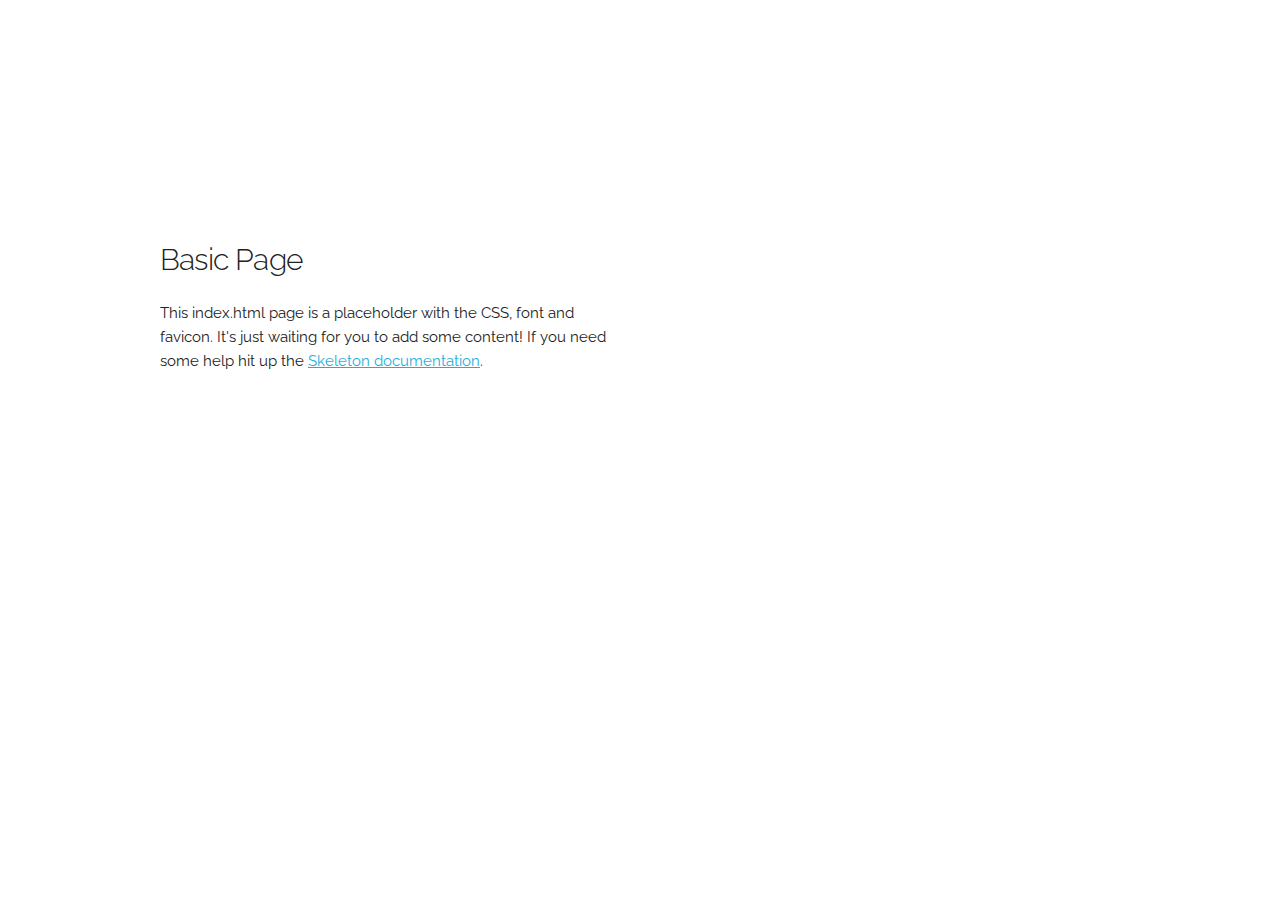
<file: assets/plugins/Skeleton-2.0.4/index.html>
<!DOCTYPE html>
<html lang="en">
<head>

  <!-- Basic Page Needs
  –––––––––––––––––––––––––––––––––––––––––––––––––– -->
  <meta charset="utf-8">
  <title>Your page title here :)</title>
  <meta name="description" content="">
  <meta name="author" content="">

  <!-- Mobile Specific Metas
  –––––––––––––––––––––––––––––––––––––––––––––––––– -->
  <meta name="viewport" content="width=device-width, initial-scale=1">

  <!-- FONT
  –––––––––––––––––––––––––––––––––––––––––––––––––– -->
  <link href="//fonts.googleapis.com/css?family=Raleway:400,300,600" rel="stylesheet" type="text/css">

  <!-- CSS
  –––––––––––––––––––––––––––––––––––––––––––––––––– -->
  <link rel="stylesheet" href="css/normalize.css">
  <link rel="stylesheet" href="css/skeleton.css">

  <!-- Favicon
  –––––––––––––––––––––––––––––––––––––––––––––––––– -->
  <link rel="icon" type="image/png" href="images/favicon.png">

</head>
<body>

  <!-- Primary Page Layout
  –––––––––––––––––––––––––––––––––––––––––––––––––– -->
  <div class="container">
    <div class="row">
      <div class="one-half column" style="margin-top: 25%">
        <h4>Basic Page</h4>
        <p>This index.html page is a placeholder with the CSS, font and favicon. It's just waiting for you to add some content! If you need some help hit up the <a href="http://www.getskeleton.com">Skeleton documentation</a>.</p>
      </div>
    </div>
  </div>

<!-- End Document
  –––––––––––––––––––––––––––––––––––––––––––––––––– -->
</body>
</html>
</file>
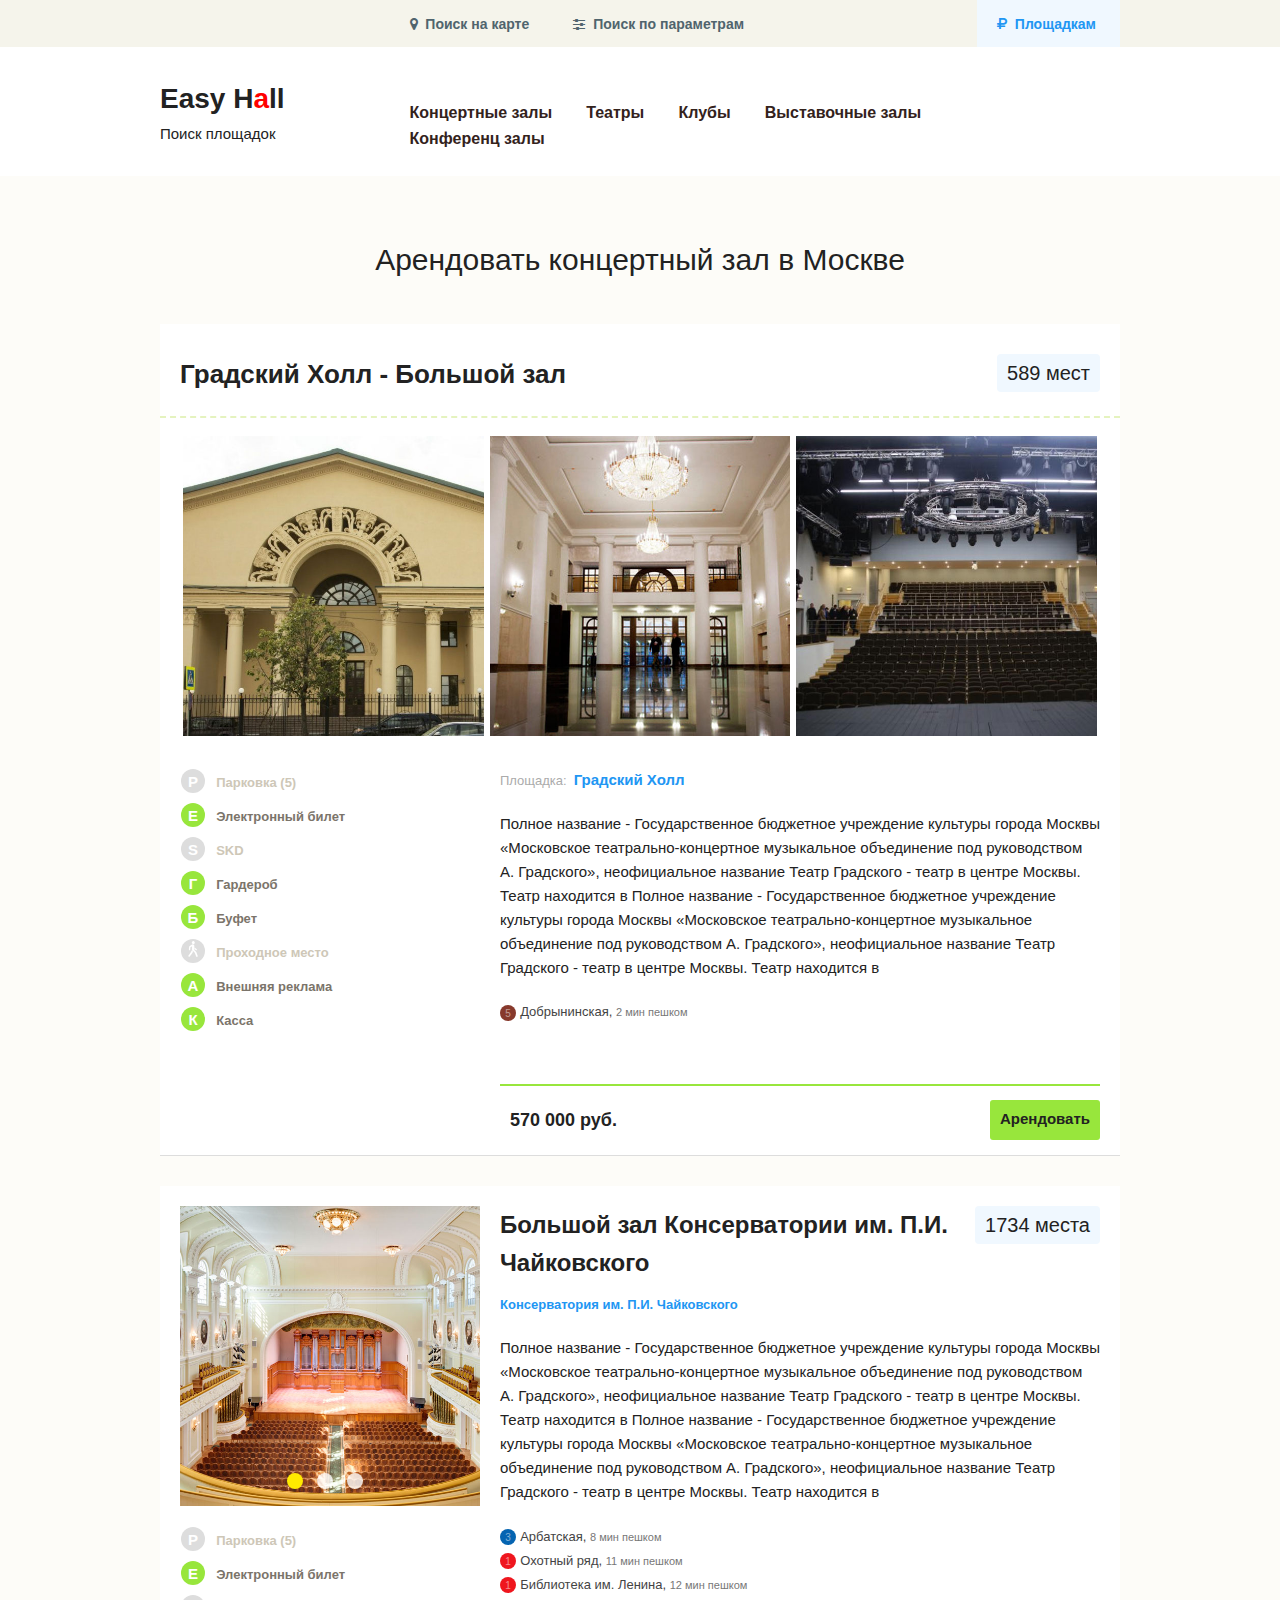
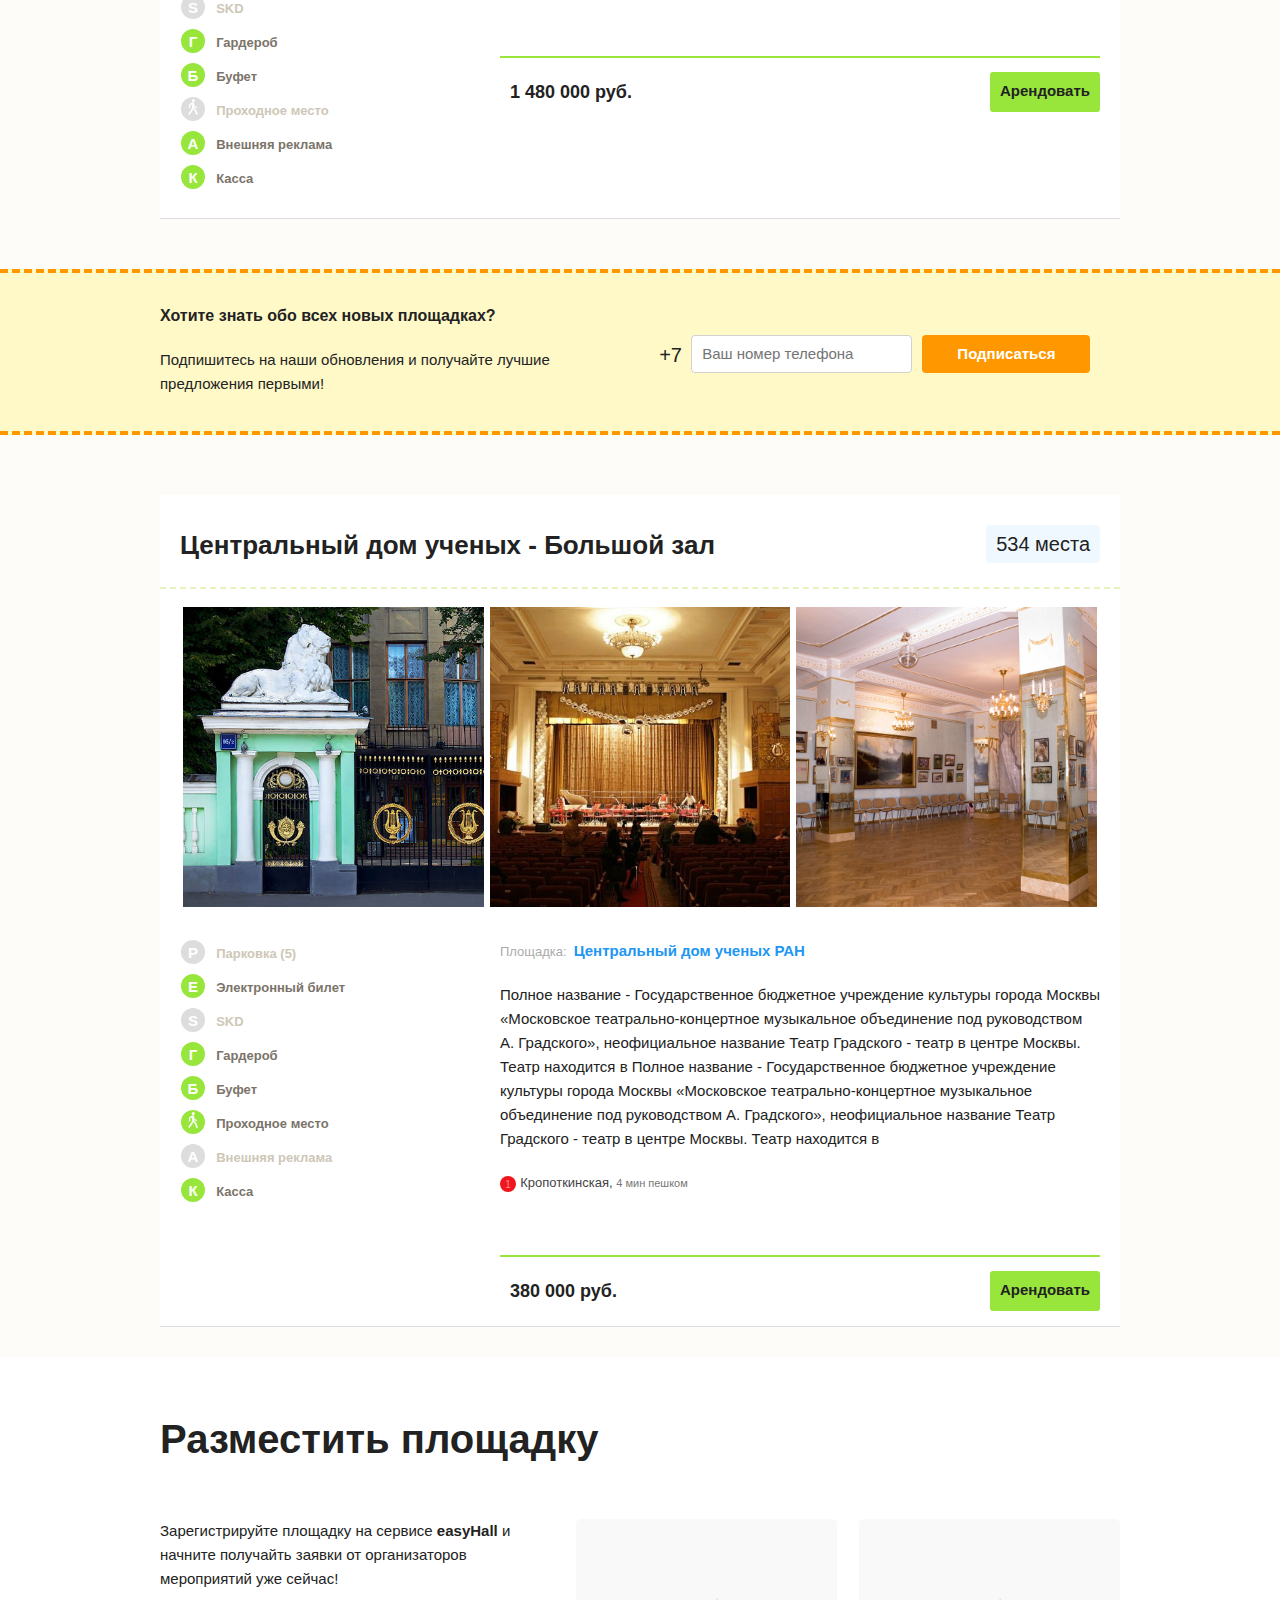
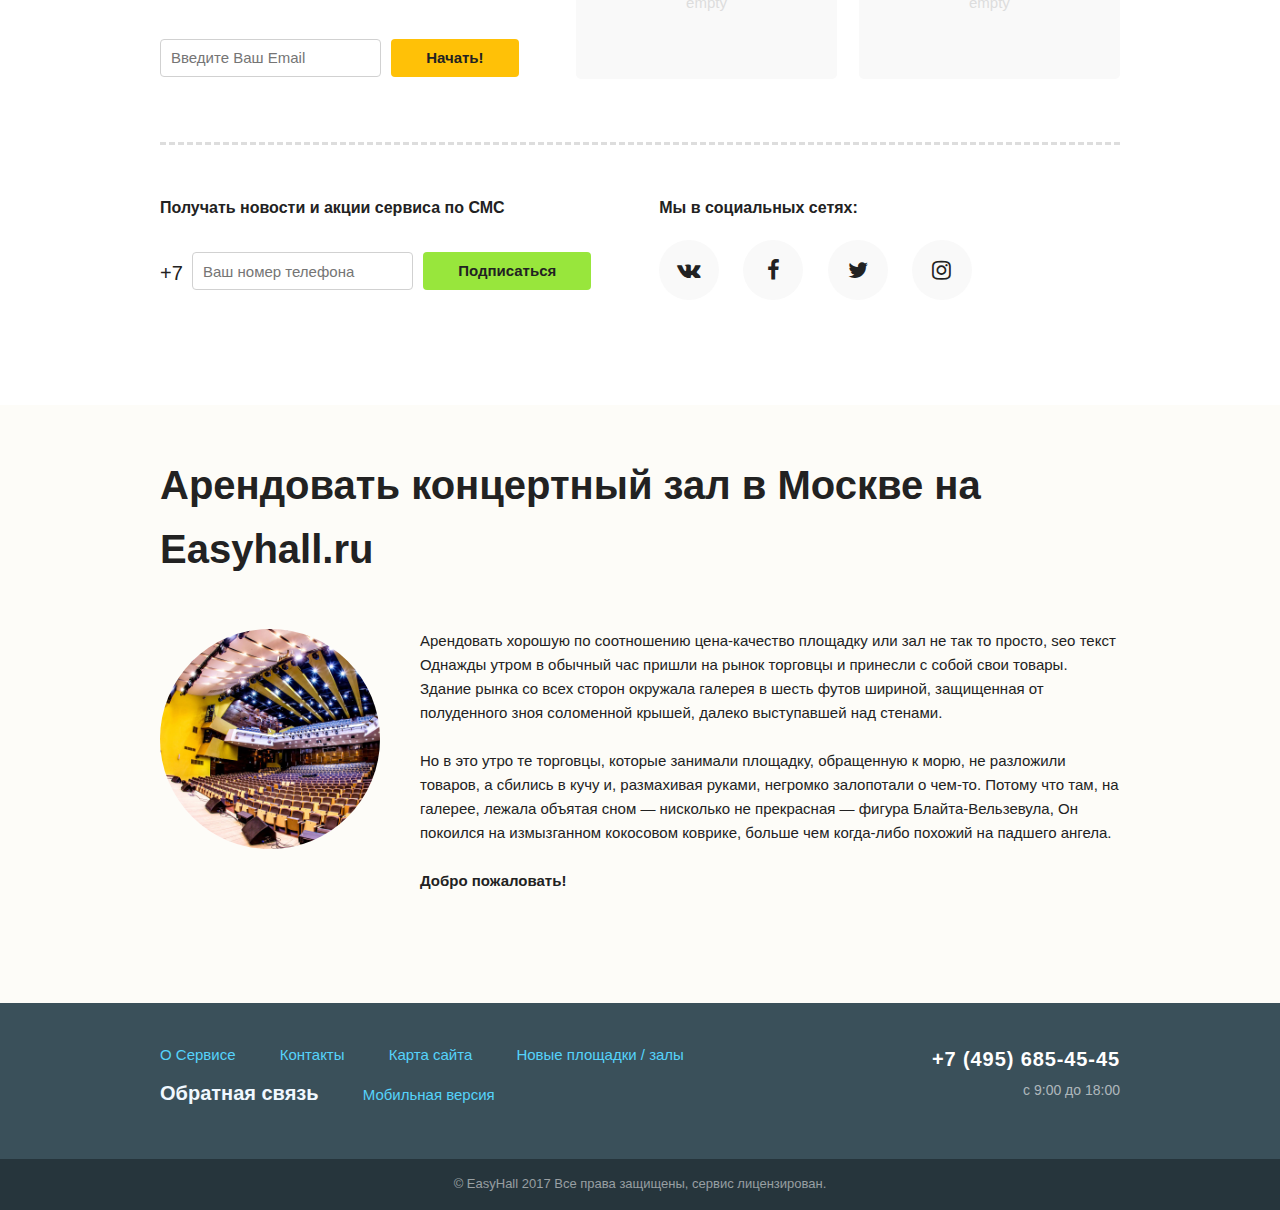
<file: category.html>
<!DOCTYPE html>
<html>
<head>
    <meta charset="UTF-8">
    <title>Easy Hall - Аренда площадки</title>

    <link href="assets/img/favicon_mb.png" rel="shortcut icon" type="image/i-icon">

    <link rel="stylesheet" href="assets/plugins/Skeleton-2.0.4/css/normalize.css"/>
    <link rel="stylesheet" href="assets/plugins/Skeleton-2.0.4/css/skeleton.css"/>

    <link rel="stylesheet" href="assets/plugins/font-awesome-4.7.0/css/font-awesome.min.css"/>

    <link rel="stylesheet" href="assets/css/style.css"/>
    <link rel="stylesheet" href="assets/css/responsive.css"/>

</head>
<body>


<div class="pre-header">

    <div class="pre-header-buttons container">
        <div class="three columns">&nbsp;</div>
        <div class="nine columns">
            <div class="dib pre-header-btn"><i class="fa fa-map-marker"></i>&nbsp;&nbsp;Поиск на карте</div>
            <div class="dib pre-header-btn"><i class="fa fa-sliders"></i>&nbsp;&nbsp;Поиск по параметрам</div>
            <div class="dib pre-header-btn pre-header-venues"><i class="fa fa-ruble"></i>&nbsp;&nbsp;Площадкам</div>
        </div>

    </div>
</div>

<div class="header">

    <div class="container">

        <div class="logo three columns">
            <div class="logo-main">Easy H<span style="color:red;">a</span>ll</div>
            <div class="logo-sub">Поиск площадок</div>
        </div>

        <div class="main-menu nine columns">

            <a href="#" class="menu-i">Концертные залы</a>
            <a href="#" class="menu-i">Театры</a>
            <a href="#" class="menu-i">Клубы</a>
            <a href="#" class="menu-i">Выставочные залы</a>
            <a href="#" class="menu-i">Конференц залы</a>

        </div>

    </div>

</div>


<div class="site-content">

    <div class="container">

        <div class="page-title">Арендовать концертный зал в Москве</div>

        <div class="row">


            <div class="twelve columns venue-box expanded">

                <div class="venue-title-expanded">Градский Холл - Большой зал</div>
                <div class="venue-places-expanded">589 мест</div>

                <div class="venue-devider"></div>

                <div class="venue-images-box">
                    <div class="venue-images-train">
                        <div class="venue-image"><img src="assets/img/venue-1.jpg" class=""/></div>
                        <div class="venue-image"><img src="assets/img/venue-2.jpg" class=""/></div>
                        <div class="venue-image"><img src="assets/img/venue-3.jpg" class=""/></div>
                    </div>
                    <div class="venue-images-dots">
                        <div class="venue-images-dot active"></div>
                        <div class="venue-images-dot"></div>
                        <div class="venue-images-dot"></div>
                    </div>

                </div>


                <div class="venue-tag-box">
                    <div class="venue-tag disabled" data-id="PARKING_5">
                        <div class="venue-tag-icon">P</div>
                        <div class="venue-tag-title">Парковка (5)</div>
                    </div>

                    <div class="venue-tag " data-id="PARKING_5">
                        <div class="venue-tag-icon">E</div>
                        <div class="venue-tag-title">Электронный билет</div>
                    </div>

                    <div class="venue-tag disabled" data-id="PARKING_5">
                        <div class="venue-tag-icon">S</div>
                        <div class="venue-tag-title">SKD</div>
                    </div>

                    <div class="venue-tag" data-id="PARKING_5">
                        <div class="venue-tag-icon">Г</div>
                        <div class="venue-tag-title">Гардероб</div>
                    </div>

                    <div class="venue-tag" data-id="PARKING_5">
                        <div class="venue-tag-icon">Б</div>
                        <div class="venue-tag-title">Буфет</div>
                    </div>

                    <div class="venue-tag disabled" data-id="PASSAGE_PLACE">
                        <div class="venue-tag-icon"><img src="assets/img/walk.png"></div>
                        <div class="venue-tag-title">Проходное место</div>
                    </div>

                    <div class="venue-tag" data-id="PARKING_5">
                        <div class="venue-tag-icon">А</div>
                        <div class="venue-tag-title">Внешняя реклама</div>
                    </div>

                    <div class="venue-tag" data-id="PARKING_5">
                        <div class="venue-tag-icon">К</div>
                        <div class="venue-tag-title">Касса</div>
                    </div>

                </div>

                <div class="venue-info">
                    <div class="venue-title">Градский Холл - Большой зал</div>
                    <span class="venue-prefix-expanded">Площадка:</span><a href="#" target="_blank" class="venue-venue">Градский Холл</a>
                    <div class="venue-description">
                        Полное название - Государственное бюджетное учреждение культуры города Москвы «Московское
                        театрально-концертное музыкальное объединение под руководством А. Градского», неофициальное
                        название Театр Градского - театр в центре Москвы. Театр находится в
                        Полное название - Государственное бюджетное учреждение культуры города Москвы «Московское
                        театрально-концертное музыкальное объединение под руководством А. Градского», неофициальное
                        название Театр Градского - театр в центре Москвы. Театр находится в
                    </div>
                    <div class="f-hall-metro-item">
                        <div class="f-hall-metro-circle" style="background-color: #87392c;">5</div>
                        <div class="f-hall-metro-station">Добрынинская, <span
                                class="f-hall-from-metro">2 мин пешком</span></div>
                    </div>
                    <div class="venue-places">589 мест</div>
                    <div class="f-hall-order">
                        <div class="f-hall-rent-price">570 000 руб.</div>
                        <div class="f-hall-order-cta">Арендовать</div>
                    </div>
                </div>



            </div>

            <div class="twelve columns venue-box">

                <div class="venue-title-expanded">Большой зал Консерватории им. П.И. Чайковского</div>
                <div class="venue-places-expanded">1734 места</div>

                <div class="venue-devider"></div>

                <div class="venue-images-box">
                    <div class="venue-images-train" style="width:900px;">
                        <div class="venue-image"><img src="assets/img/venue-4.jpg" class=""/></div>
                        <div class="venue-image"><img src="assets/img/venue-5.jpg" class=""/></div>
                        <div class="venue-image"><img src="assets/img/venue-6.jpg" class=""/></div>
                    </div>
                    <div class="venue-images-dots">
                        <div class="venue-images-dot active"></div>
                        <div class="venue-images-dot"></div>
                        <div class="venue-images-dot"></div>
                    </div>

                </div>


                <div class="venue-tag-box">
                    <div class="venue-tag disabled" data-id="PARKING_5">
                        <div class="venue-tag-icon">P</div>
                        <div class="venue-tag-title">Парковка (5)</div>
                    </div>

                    <div class="venue-tag " data-id="PARKING_5">
                        <div class="venue-tag-icon">E</div>
                        <div class="venue-tag-title">Электронный билет</div>
                    </div>

                    <div class="venue-tag disabled" data-id="PARKING_5">
                        <div class="venue-tag-icon">S</div>
                        <div class="venue-tag-title">SKD</div>
                    </div>

                    <div class="venue-tag" data-id="PARKING_5">
                        <div class="venue-tag-icon">Г</div>
                        <div class="venue-tag-title">Гардероб</div>
                    </div>

                    <div class="venue-tag" data-id="PARKING_5">
                        <div class="venue-tag-icon">Б</div>
                        <div class="venue-tag-title">Буфет</div>
                    </div>

                    <div class="venue-tag disabled" data-id="PASSAGE_PLACE">
                        <div class="venue-tag-icon"><img src="assets/img/walk.png"></div>
                        <div class="venue-tag-title">Проходное место</div>
                    </div>

                    <div class="venue-tag" data-id="PARKING_5">
                        <div class="venue-tag-icon">А</div>
                        <div class="venue-tag-title">Внешняя реклама</div>
                    </div>

                    <div class="venue-tag" data-id="PARKING_5">
                        <div class="venue-tag-icon">К</div>
                        <div class="venue-tag-title">Касса</div>
                    </div>

                </div>


                <div class="venue-info">
                    <div class="venue-title">Большой зал Консерватории им. П.И. Чайковского</div>
                    <span class="venue-prefix-expanded">Площадка:</span><a href="#" target="_blank" class="venue-venue">Консерватория им. П.И. Чайковского</a>
                    <div class="venue-description">
                        Полное название - Государственное бюджетное учреждение культуры города Москвы «Московское
                        театрально-концертное музыкальное объединение под руководством А. Градского», неофициальное
                        название Театр Градского - театр в центре Москвы. Театр находится в
                        Полное название - Государственное бюджетное учреждение культуры города Москвы «Московское
                        театрально-концертное музыкальное объединение под руководством А. Градского», неофициальное
                        название Театр Градского - театр в центре Москвы. Театр находится в
                    </div>
                    <div class="f-hall-metro-item">
                        <div class="f-hall-metro-circle" style="background-color: #0564b1;">3</div>
                        <div class="f-hall-metro-station">Арбатская, <span
                                class="f-hall-from-metro">8 мин пешком</span></div>
                    </div>
                    <div class="f-hall-metro-item">
                        <div class="f-hall-metro-circle" style="background-color: #ef161e;">1</div>
                        <div class="f-hall-metro-station">Охотный ряд, <span
                                class="f-hall-from-metro">11 мин пешком</span></div>
                    </div>
                    <div class="f-hall-metro-item">
                        <div class="f-hall-metro-circle" style="background-color: #ef161e;">1</div>
                        <div class="f-hall-metro-station">Библиотека им. Ленина, <span class="f-hall-from-metro">12 мин пешком</span>
                        </div>
                    </div>
                    <div class="venue-places">1734 места</div>
                    <div class="f-hall-order">
                        <div class="f-hall-rent-price">1 480 000 руб.</div>
                        <div class="f-hall-order-cta">Арендовать</div>
                    </div>
                </div>

            </div>
        </div>
    </div>

    <div class="row">

        <div class="subscription-promo-row-box">
            <div class="container">

                <div class="six columns">
                    <div class="fw600 subscription-title">Хотите знать обо всех новых площадках?</div>
                    <p>
                        Подпишитесь на наши обновления и получайте лучшие предложения первыми!
                    </p>
                </div>

                <div class="six columns">

                    <div class="subscription-block">
                        <span class="plus-7">+7</span>
                        <input type="tel" class="subscription-sms" placeholder="Ваш номер телефона"/>

                        <div class="subscription-sms-submit">Подписаться</div>
                    </div>
                </div>





            </div>
        </div>

    </div>

    <div class="container">
        <div class="row">

            <div class="twelve columns venue-box expanded">

                <div class="venue-title-expanded">Центральный дом ученых - Большой зал</div>
                <div class="venue-places-expanded">534 места</div>

                <div class="venue-devider"></div>

                <div class="venue-images-box">
                    <div class="venue-images-train">
                        <div class="venue-image"><img src="assets/img/venue-7.jpg" class=""/></div>
                        <div class="venue-image"><img src="assets/img/venue-8.jpg" class=""/></div>
                        <div class="venue-image"><img src="assets/img/venue-9.jpg" class=""/></div>
                    </div>
                    <div class="venue-images-dots">
                        <div class="venue-images-dot active"></div>
                        <div class="venue-images-dot"></div>
                        <div class="venue-images-dot"></div>
                    </div>

                </div>


                <div class="venue-tag-box">
                    <div class="venue-tag disabled" data-id="PARKING_5">
                        <div class="venue-tag-icon">P</div>
                        <div class="venue-tag-title">Парковка (5)</div>
                    </div>

                    <div class="venue-tag " data-id="PARKING_5">
                        <div class="venue-tag-icon">E</div>
                        <div class="venue-tag-title">Электронный билет</div>
                    </div>

                    <div class="venue-tag disabled" data-id="PARKING_5">
                        <div class="venue-tag-icon">S</div>
                        <div class="venue-tag-title">SKD</div>
                    </div>

                    <div class="venue-tag" data-id="PARKING_5">
                        <div class="venue-tag-icon">Г</div>
                        <div class="venue-tag-title">Гардероб</div>
                    </div>

                    <div class="venue-tag" data-id="PARKING_5">
                        <div class="venue-tag-icon">Б</div>
                        <div class="venue-tag-title">Буфет</div>
                    </div>

                    <div class="venue-tag" data-id="PASSAGE_PLACE">
                        <div class="venue-tag-icon"><img src="assets/img/walk.png"></div>
                        <div class="venue-tag-title">Проходное место</div>
                    </div>

                    <div class="venue-tag disabled" data-id="PARKING_5">
                        <div class="venue-tag-icon">А</div>
                        <div class="venue-tag-title">Внешняя реклама</div>
                    </div>

                    <div class="venue-tag" data-id="PARKING_5">
                        <div class="venue-tag-icon">К</div>
                        <div class="venue-tag-title">Касса</div>
                    </div>

                </div>

                <div class="venue-info">
                    <div class="venue-title">Центральный дом ученых - Большой зал</div>
                    <span class="venue-prefix-expanded">Площадка:</span><a href="#" target="_blank" class="venue-venue">Центральный дом ученых РАН</a>
                    <div class="venue-description">
                        Полное название - Государственное бюджетное учреждение культуры города Москвы «Московское
                        театрально-концертное музыкальное объединение под руководством А. Градского», неофициальное
                        название Театр Градского - театр в центре Москвы. Театр находится в
                        Полное название - Государственное бюджетное учреждение культуры города Москвы «Московское
                        театрально-концертное музыкальное объединение под руководством А. Градского», неофициальное
                        название Театр Градского - театр в центре Москвы. Театр находится в
                    </div>
                    <div class="f-hall-metro-item">
                        <div class="f-hall-metro-circle" style="background-color: #ef161e;">1</div>
                        <div class="f-hall-metro-station">Кропоткинская, <span
                                class="f-hall-from-metro">4 мин пешком</span></div>
                    </div>
                    <div class="venue-places">534 мест</div>
                    <div class="f-hall-order">
                        <div class="f-hall-rent-price">380 000 руб.</div>
                        <div class="f-hall-order-cta">Арендовать</div>
                    </div>
                </div>



            </div>




        </div>


    </div>



    <div class="promo-block row">
        <div class="container">

            <div class="uni-title">Разместить площадку</div>

            <br/>
            <br/>

            <div class="row">

                <div class="five columns">
                    Зарегистрируйте площадку на сервисе <b>easyHall</b> и
                    начните получайть заявки от организаторов мероприятий
                    уже сейчас!

                    <br/><br/><br/>

                    <input type="email" class="register-venue-email" placeholder="Введите Ваш Email"/>

                    <div class="register-venue">Начать!</div>
                </div>

                <div class="seven columns">

                    <div class="row">

                        <div class="six columns empty">
                            empty
                        </div>

                        <div class="six columns empty">
                            empty
                        </div>

                    </div>
                </div>
            </div>

            <div class="devider"></div>

            <div class="row">

                <div class="six columns">

                    <div class="fw600 subscription-title">Получать новости и акции сервиса по СМС</div>

                    <div class="subscription-block">
                        <span class="plus-7">+7</span>
                        <input type="tel" class="subscription-sms" placeholder="Ваш номер телефона"/>

                        <div class="subscription-sms-submit">Подписаться</div>
                    </div>


                </div>

                <div class="six columns">

                    <div class="fw600 subscription-title">Мы в социальных сетях:</div>

                    <div class="social-icon social-vk"><i class="fa fa-vk"></i></div>
                    <div class="social-icon social-fb"><i class="fa fa-facebook"></i></div>
                    <div class="social-icon social-tw"><i class="fa fa-twitter"></i></div>
                    <div class="social-icon social-in"><i class="fa fa-instagram"></i></div>

                </div>

            </div>


        </div>
    </div>

    <div class="information-block row">

        <div class="container">
            <br/>
            <br/>

            <div class="uni-title">Арендовать концертный зал в Москве на Easyhall.ru</div>

            <br/>
            <br/>

            <div class="row">


                <div class="service-owner-image" data-page="CONCERT_HALL">

                </div>

                <div class="service-owner-text">
                    Арендовать хорошую по соотношению цена-качество площадку или зал не так то просто, seo текст
                    Однажды утром в обычный час пришли на рынок торговцы и принесли с собой свои товары. Здание рынка со
                    всех сторон окружала галерея в шесть футов шириной, защищенная от полуденного зноя соломенной
                    крышей, далеко выступавшей над стенами.
                    <br/><br/>
                    Но в это утро те торговцы, которые занимали площадку, обращенную к морю, не разложили товаров, а
                    сбились в кучу и, размахивая руками, негромко залопотали о чем-то. Потому что там, на галерее,
                    лежала объятая сном — нисколько не прекрасная — фигура Блайта-Вельзевула, Он покоился на измызганном
                    кокосовом коврике, больше чем когда-либо похожий на падшего ангела.
                    <br/><br/>
                    <b>Добро пожаловать!</b>
                </div>


            </div>

        </div>

    </div>

</div>

<div class="pre-footer">

    <div class="container">
        <div class="nine columns">
            <a class="pre-footer-link" href="#">О Сервисе</a>
            <a class="pre-footer-link" href="#">Контакты</a>
            <a class="pre-footer-link" href="#">Карта сайта</a>
            <a class="pre-footer-link" href="#">Новые площадки / залы</a>
            <a class="pre-footer-link pre-footer-feedback" href="#">Обратная связь</a>
            <a class="pre-footer-link" href="#">Мобильная версия</a>
        </div>

        <div class="three columns">
            <div class="pre-footer-phone">
                +7 (495) 685-45-45
            </div>
            <div class="pre-footer-phone-time">
                с 9:00 до 18:00
            </div>
        </div>
    </div>

</div>

<div class="footer">
    <div class="copyright">
        © EasyHall 2017 Все права защищены, сервис лицензирован.
    </div>
</div>


<script type="text/javascript" src="assets/js/jquery-3.2.1.min.js"></script>
<script type="text/javascript" src="assets/js/script.js"></script>

</body>
</html>
</file>
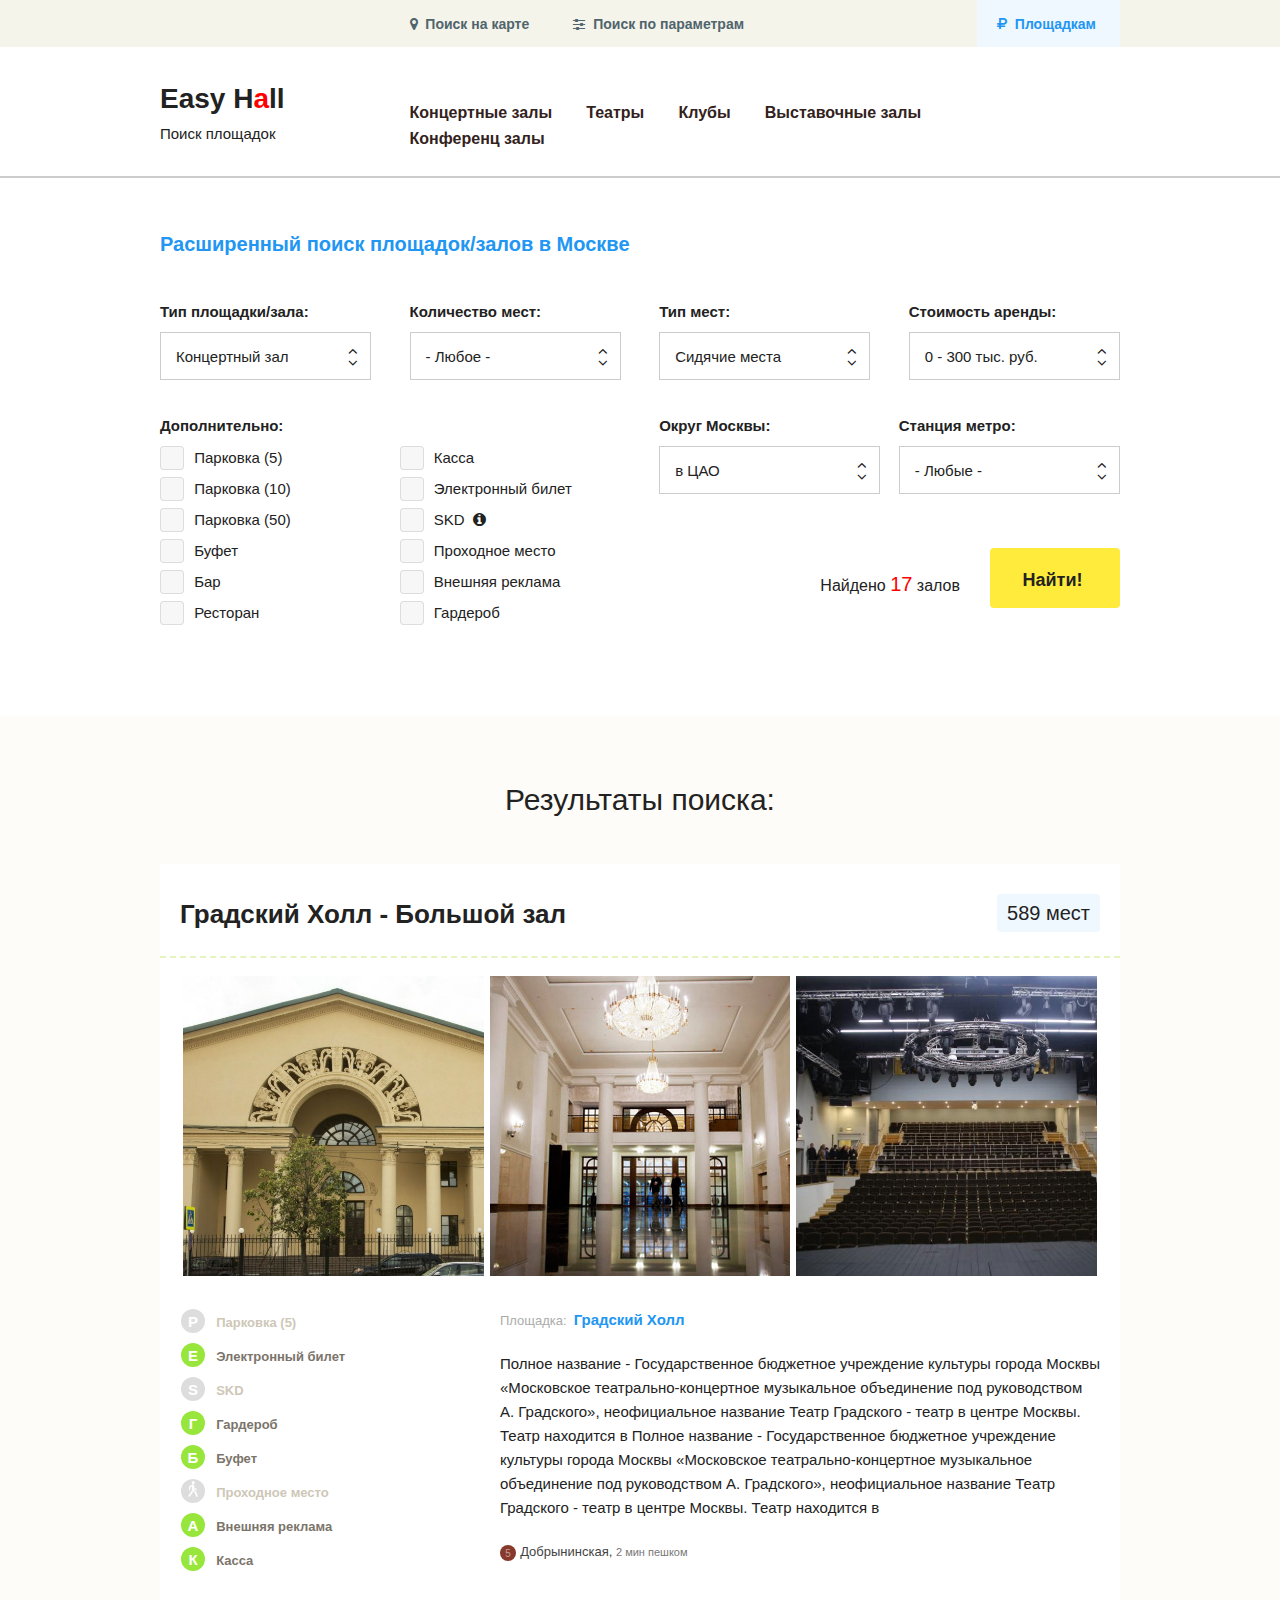
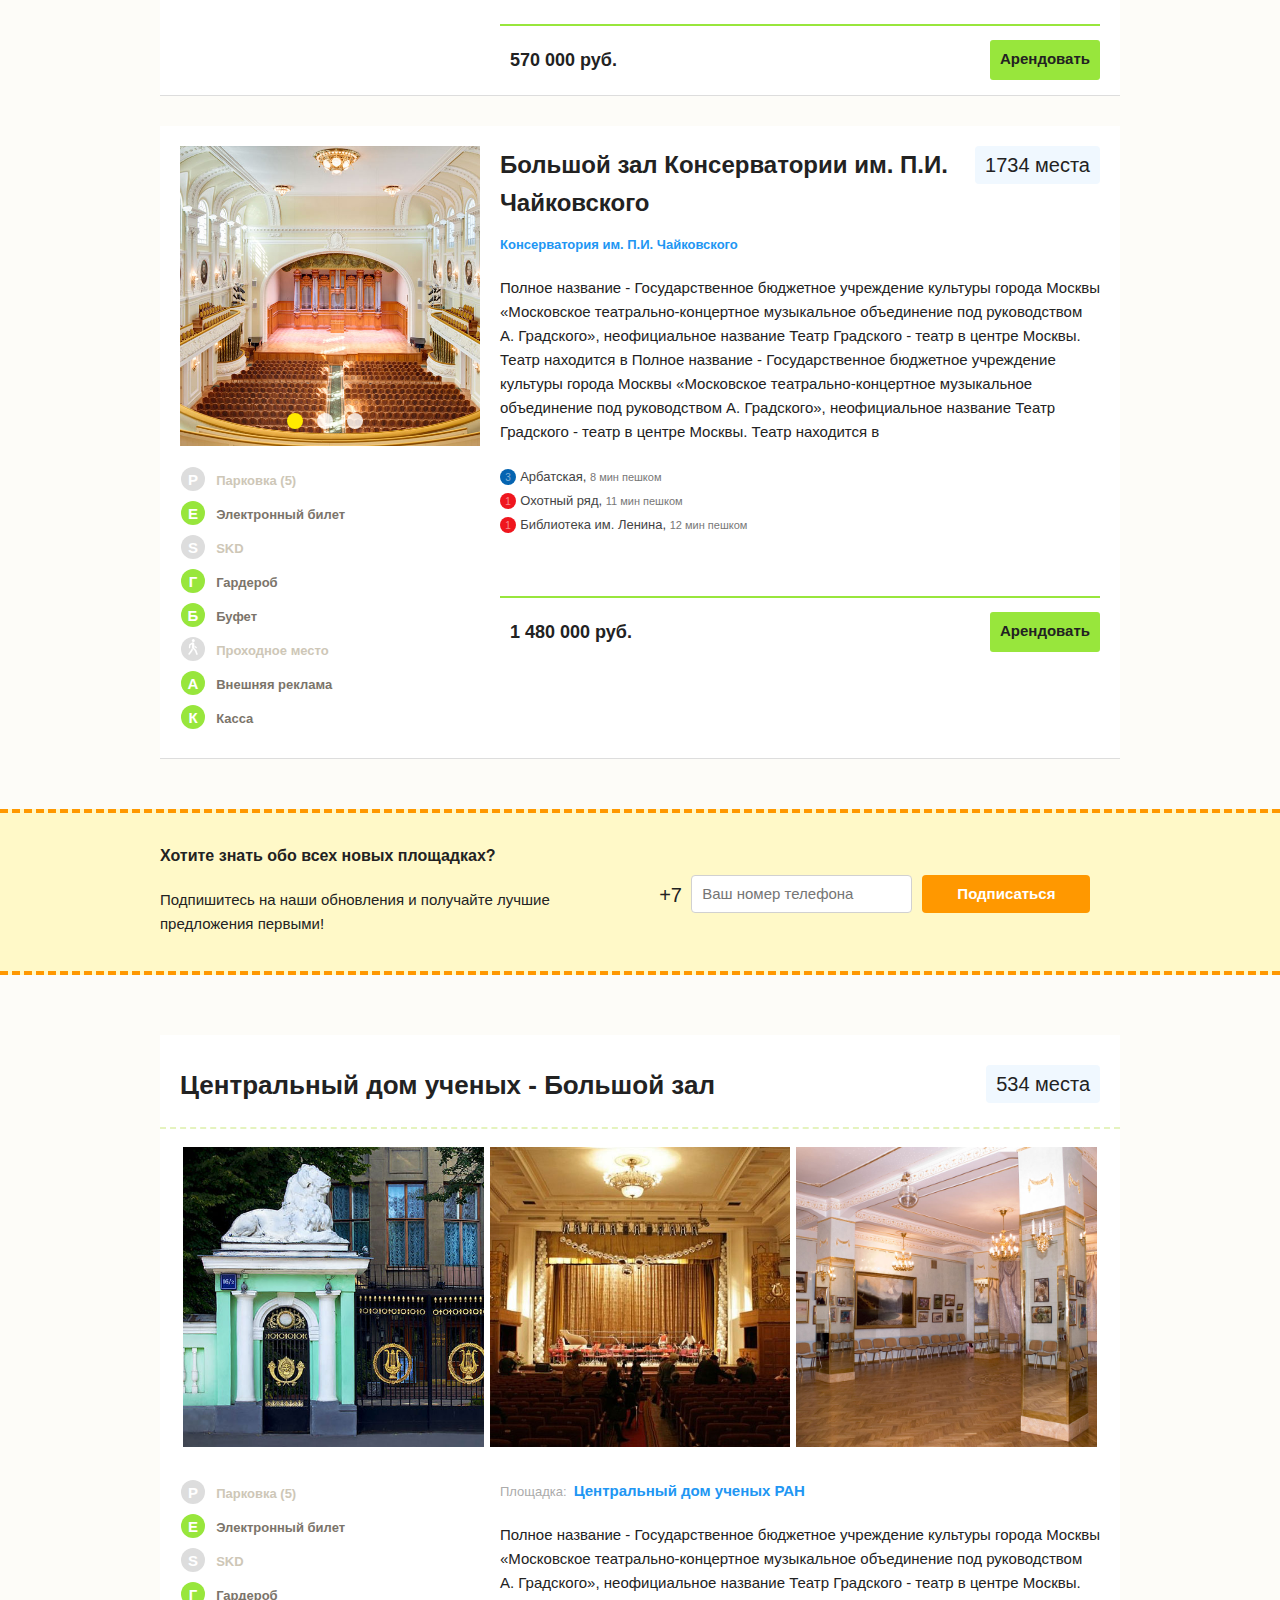
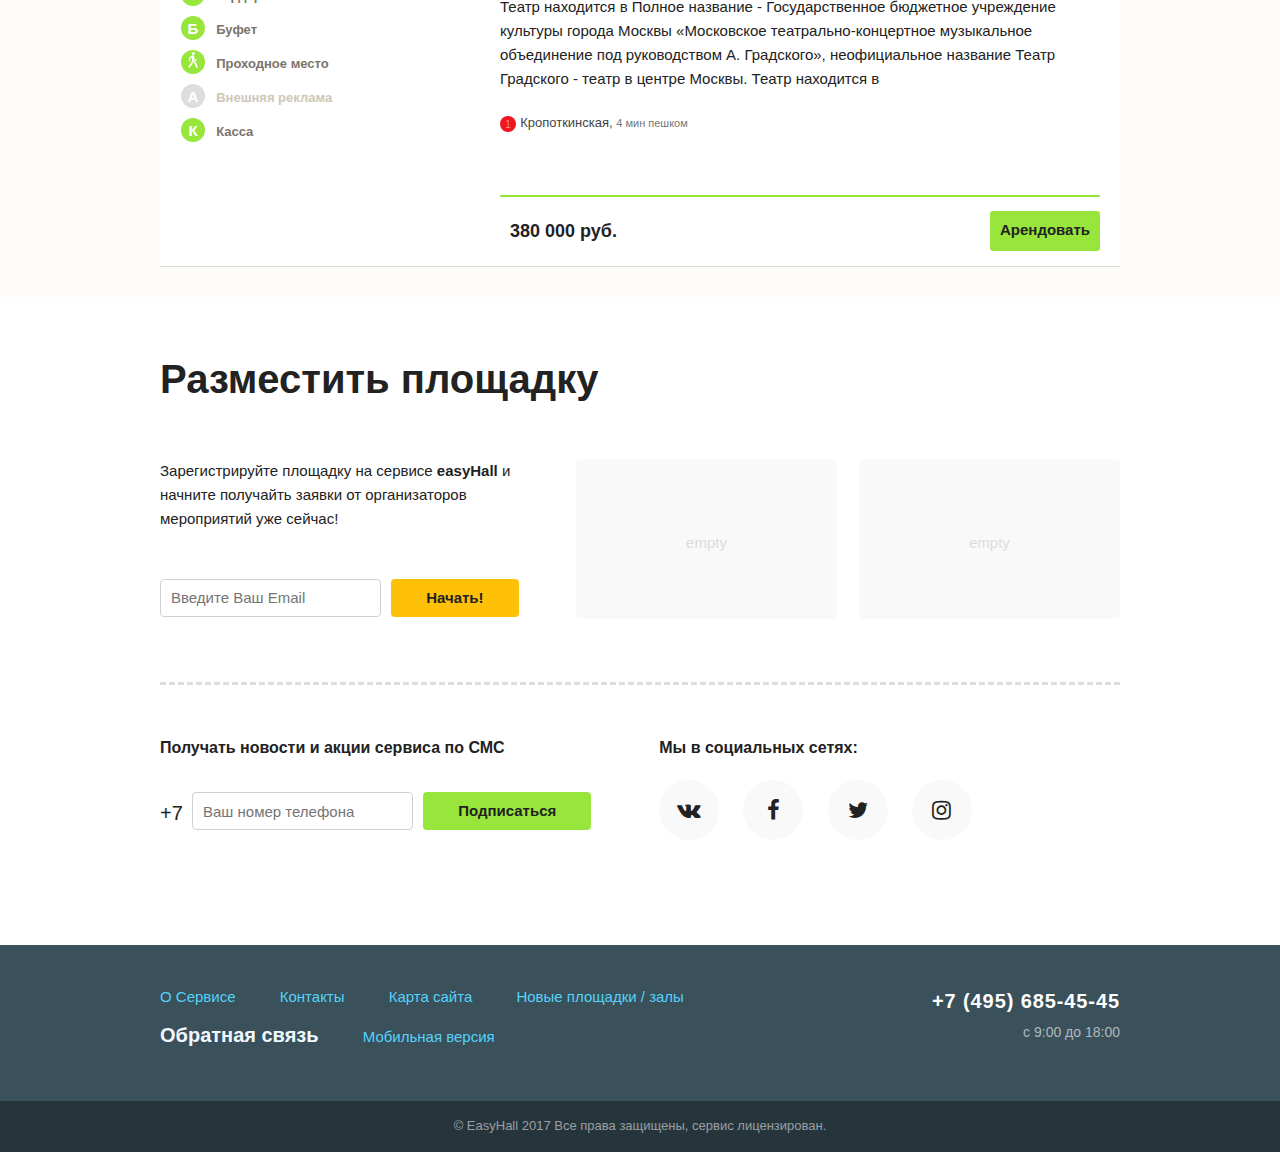
<file: extended_search.html>
<!DOCTYPE html>
<html>
<head>
    <meta charset="UTF-8">
    <title>Easy Hall - Аренда площадки</title>

    <link href="assets/img/favicon_mb.png" rel="shortcut icon" type="image/i-icon">

    <link rel="stylesheet" href="assets/plugins/Skeleton-2.0.4/css/normalize.css"/>
    <link rel="stylesheet" href="assets/plugins/Skeleton-2.0.4/css/skeleton.css"/>

    <link rel="stylesheet" href="assets/plugins/font-awesome-4.7.0/css/font-awesome.min.css"/>

    <link rel="stylesheet" href="assets/css/style.css"/>
    <link rel="stylesheet" href="assets/css/responsive.css"/>

</head>
<body>


<div class="pre-header">

    <div class="pre-header-buttons container">
        <div class="three columns">&nbsp;</div>
        <div class="nine columns">
            <div class="dib pre-header-btn"><i class="fa fa-map-marker"></i>&nbsp;&nbsp;Поиск на карте</div>
            <div class="dib pre-header-btn"><i class="fa fa-sliders"></i>&nbsp;&nbsp;Поиск по параметрам</div>
            <div class="dib pre-header-btn pre-header-venues"><i class="fa fa-ruble"></i>&nbsp;&nbsp;Площадкам</div>
        </div>

    </div>
</div>

<div class="header">

    <div class="container">

        <div class="logo three columns">
            <div class="logo-main">Easy H<span style="color:red;">a</span>ll</div>
            <div class="logo-sub">Поиск площадок</div>
        </div>

        <div class="main-menu nine columns">

            <a href="#" class="menu-i">Концертные залы</a>
            <a href="#" class="menu-i">Театры</a>
            <a href="#" class="menu-i">Клубы</a>
            <a href="#" class="menu-i">Выставочные залы</a>
            <a href="#" class="menu-i">Конференц залы</a>

        </div>

    </div>

</div>

<div class="site-content">

    <div class="row e-search-bg">

        <div class="container">


            <div class="e-search-title">Расширенный поиск площадок/залов в Москве</div>


            <div class="e-search-box">

                <div class="row">

                    <div class="three columns e-search-block"  data-id="VENUE_TYPE">
                        <div class="e-search-label">Тип площадки/зала:</div>
                        <div class="e-search-param-box" data-id="CONCERT_HALL">
                            <div class="e-search-param-label">Концертный зал</div>
                            <div class="e-search-param-angle-up"><i class="fa fa-angle-up"></i></div>
                            <div class="e-search-param-angle-down"><i class="fa fa-angle-down"></i></div>
                        </div>
                        <div class="e-search-param-dd">
                            <div class="e-search-param-dd-item" data-id="ANY">- Любое -</div>
                            <div class="e-search-param-dd-item" data-id="CONCERT_HALL">Концертный зал</div>
                            <div class="e-search-param-dd-item" data-id="THEATRE">Театр</div>
                            <div class="e-search-param-dd-item" data-id="CLUB">Клуб</div>
                            <div class="e-search-param-dd-item" data-id="EXHIBITION_HALL">Выставочный зал</div>
                            <div class="e-search-param-dd-item" data-id="CONFERENCR_HALL">Конференц зал</div>
                            <div class="e-search-param-dd-item" data-id="BAR">Бар</div>
                            <div class="e-search-param-dd-item" data-id="OPEN_AIR">Open Air</div>
                        </div>

                    </div>


                    <div class="three columns e-search-block"  data-id="PLACE_COUNT">
                        <div class="e-search-label">Количество мест:</div>
                        <div class="e-search-param-box" data-id="CONCERT_HALL">
                            <div class="e-search-param-label">- Любое -</div>
                            <div class="e-search-param-angle-up"><i class="fa fa-angle-up"></i></div>
                            <div class="e-search-param-angle-down"><i class="fa fa-angle-down"></i></div>
                        </div>
                        <div class="e-search-param-dd">

                        </div>

                    </div>

                    <div class="three columns e-search-block"  data-id="PLACE_TYPE">
                        <div class="e-search-label">Тип мест:</div>
                        <div class="e-search-param-box" data-id="SEAT">
                            <div class="e-search-param-label">Сидячие места</div>
                            <div class="e-search-param-angle-up"><i class="fa fa-angle-up"></i></div>
                            <div class="e-search-param-angle-down"><i class="fa fa-angle-down"></i></div>
                        </div>
                        <div class="e-search-param-dd">
                            <div class="e-search-param-dd-item" data-id="ANY">- Любое -</div>
                            <div class="e-search-param-dd-item" data-id="SEAT">Сидячие места</div>
                            <div class="e-search-param-dd-item" data-id="NO_SEAT">Входные места</div>
                            <div class="e-search-param-dd-item" data-id="SPLIT">Смешанные</div>
                        </div>

                    </div>

                    <div class="three columns e-search-block"  data-id="RENT_PRICE">
                        <div class="e-search-label">Стоимость аренды:</div>
                        <div class="e-search-param-box" data-id="CONCERT_HALL">
                            <div class="e-search-param-label">0 - 300 тыс. руб.</div>
                            <div class="e-search-param-angle-up"><i class="fa fa-angle-up"></i></div>
                            <div class="e-search-param-angle-down"><i class="fa fa-angle-down"></i></div>
                        </div>
                        <div class="e-search-param-dd">
                            <div class="e-search-param-dd-item" data-id="ANY">- Любое -</div>
                            <div class="e-search-param-dd-item" data-id="CONCERT_HALL">Концертный зал</div>
                            <div class="e-search-param-dd-item" data-id="THEATRE">Театр</div>
                            <div class="e-search-param-dd-item" data-id="CLUB">Клуб</div>
                            <div class="e-search-param-dd-item" data-id="EXHIBITION_HALL">Выставочный зал</div>
                            <div class="e-search-param-dd-item" data-id="CONFERENCR_HALL">Конференц зал</div>
                            <div class="e-search-param-dd-item" data-id="BAR">Бар</div>
                            <div class="e-search-param-dd-item" data-id="OPEN_AIR">Open Air</div>
                        </div>

                    </div>
                </div>

                <div class="row">

                    <div class="six columns e-search-block"  data-id="ADDITIONAL">
                        <div class="e-search-label">Дополнительно:</div>
                        <div class="e-search-pick-params-box">
                            <div class="row">
                                <div class="six columns">

                                    <div class="e-search-pick-param" data-id="PARKING_5">
                                        <div class="e-search-pick-param-check"></div>
                                        <div class="e-search-pick-param-title">Парковка (5)</div>
                                    </div>

                                    <div class="e-search-pick-param" data-id="PARKING_10">
                                        <div class="e-search-pick-param-check"></div>
                                        <div class="e-search-pick-param-title">Парковка (10)</div>
                                    </div>

                                    <div class="e-search-pick-param" data-id="PARKING_50">
                                        <div class="e-search-pick-param-check"></div>
                                        <div class="e-search-pick-param-title">Парковка (50)</div>
                                    </div>

                                    <div class="e-search-pick-param" data-id="BUFFET">
                                        <div class="e-search-pick-param-check"></div>
                                        <div class="e-search-pick-param-title">Буфет</div>
                                    </div>

                                    <div class="e-search-pick-param" data-id="BAR">
                                        <div class="e-search-pick-param-check"></div>
                                        <div class="e-search-pick-param-title">Бар</div>
                                    </div>

                                    <div class="e-search-pick-param" data-id="RESTAURANT">
                                        <div class="e-search-pick-param-check"></div>
                                        <div class="e-search-pick-param-title">Ресторан</div>
                                    </div>

                                </div>

                                <div class="six columns">

                                    <div class="e-search-pick-param" data-id="CASHBOX">
                                        <div class="e-search-pick-param-check"></div>
                                        <div class="e-search-pick-param-title">Касса</div>
                                    </div>

                                    <div class="e-search-pick-param" data-id="ETICKET">
                                        <div class="e-search-pick-param-check"></div>
                                        <div class="e-search-pick-param-title">Электронный билет</div>
                                    </div>

                                    <div class="e-search-pick-param" data-id="SKD">
                                        <div class="e-search-pick-param-check"></div>
                                        <div class="e-search-pick-param-title">SKD&nbsp;&nbsp;<i class="fa fa-info-circle"></i></div>
                                    </div>

                                    <div class="e-search-pick-param" data-id="PASSAGE_PLACE">
                                        <div class="e-search-pick-param-check"></div>
                                        <div class="e-search-pick-param-title">Проходное место</div>
                                    </div>



                                    <div class="e-search-pick-param" data-id="OUTDOOR_ADV">
                                        <div class="e-search-pick-param-check"></div>
                                        <div class="e-search-pick-param-title">Внешняя реклама</div>
                                    </div>

                                    <div class="e-search-pick-param" data-id="WARDROBE">
                                        <div class="e-search-pick-param-check"></div>
                                        <div class="e-search-pick-param-title">Гардероб</div>
                                    </div>



                                </div>

                            </div>


                        </div>

                    </div>

                    <div class="six columns">
                        <div class="row">
                            <div class="six columns e-search-block"  data-id="DISTRICT">

                                <div class="e-search-label">Округ Москвы:</div>
                                <div class="e-search-param-box" data-id="CAO">
                                    <div class="e-search-param-label">в ЦАО</div>
                                    <div class="e-search-param-angle-up"><i class="fa fa-angle-up"></i></div>
                                    <div class="e-search-param-angle-down"><i class="fa fa-angle-down"></i></div>
                                </div>
                                <div class="e-search-param-dd">
                                    <div class="e-search-param-dd-item" data-id="ANY">- Любое -</div>
                                    <div class="e-search-param-dd-item" data-id="CAO">в ЦАО</div>
                                    <div class="e-search-param-dd-item" data-id="SAO">в CАО</div>
                                    <div class="e-search-param-dd-item" data-id="SVAO">в СВАО</div>
                                    <div class="e-search-param-dd-item" data-id="VAO">в ВАО</div>
                                    <div class="e-search-param-dd-item" data-id="UVAO">в ЮВАО</div>
                                    <div class="e-search-param-dd-item" data-id="UAO">в ЮАО</div>
                                    <div class="e-search-param-dd-item" data-id="UZAO">в ЮЗАО</div>
                                    <div class="e-search-param-dd-item" data-id="ZAO">в ЗАО</div>
                                    <div class="e-search-param-dd-item" data-id="SZAO">в СЗАО</div>
                                    <div class="e-search-param-dd-item" data-id="MO">в Области</div>
                                </div>

                            </div>

                            <div class="six columns e-search-block"  data-id="METRO_STATION">
                                <div class="e-search-label">Станция метро:</div>
                                <div class="e-search-param-box" data-id="CAO">
                                    <div class="e-search-param-label">- Любые -</div>
                                    <div class="e-search-param-angle-up"><i class="fa fa-angle-up"></i></div>
                                    <div class="e-search-param-angle-down"><i class="fa fa-angle-down"></i></div>
                                </div>
                                <div class="e-search-param-dd">
                                    <div class="e-search-param-dd-item" data-id="ANY">- Любые -</div>
                                    <div class="e-search-param-dd-item" data-id="IN_CIRCLE">Внутри кольца</div>
                                    <div class="e-search-param-dd-item" data-id="IN_MCK">Внутри МЦК</div>
                                    <div class="e-search-param-dd-item" data-id="SELECT"><i class="fa fa-subway"></i>&nbsp;&nbsp;Выбрать НА СХЕМЕ</div>
                                </div>

                            </div>
                        </div>
                        <div class="row">

                            <div class="six columns">

                                <div class="e-search-results-count-box">
                                    Найдено <span class="e-search-results-count">17</span> залов
                                </div>

                                <div class="e-search-confirm">
                                    Найти!
                                </div>

                            </div>

                        </div>

                    </div>


                </div>

            </div>

        </div>

    </div>

    <div class="e-search-results-box">
        <div class="container">

            <div class="page-title">Результаты поиска:</div>

            <div class="row">


                <div class="twelve columns venue-box expanded">

                    <div class="venue-title-expanded">Градский Холл - Большой зал</div>
                    <div class="venue-places-expanded">589 мест</div>

                    <div class="venue-devider"></div>

                    <div class="venue-images-box">
                        <div class="venue-images-train">
                            <div class="venue-image"><img src="assets/img/venue-1.jpg" class=""/></div>
                            <div class="venue-image"><img src="assets/img/venue-2.jpg" class=""/></div>
                            <div class="venue-image"><img src="assets/img/venue-3.jpg" class=""/></div>
                        </div>
                        <div class="venue-images-dots">
                            <div class="venue-images-dot active"></div>
                            <div class="venue-images-dot"></div>
                            <div class="venue-images-dot"></div>
                        </div>

                    </div>


                    <div class="venue-tag-box">
                        <div class="venue-tag disabled" data-id="PARKING_5">
                            <div class="venue-tag-icon">P</div>
                            <div class="venue-tag-title">Парковка (5)</div>
                        </div>

                        <div class="venue-tag " data-id="PARKING_5">
                            <div class="venue-tag-icon">E</div>
                            <div class="venue-tag-title">Электронный билет</div>
                        </div>

                        <div class="venue-tag disabled" data-id="PARKING_5">
                            <div class="venue-tag-icon">S</div>
                            <div class="venue-tag-title">SKD</div>
                        </div>

                        <div class="venue-tag" data-id="PARKING_5">
                            <div class="venue-tag-icon">Г</div>
                            <div class="venue-tag-title">Гардероб</div>
                        </div>

                        <div class="venue-tag" data-id="PARKING_5">
                            <div class="venue-tag-icon">Б</div>
                            <div class="venue-tag-title">Буфет</div>
                        </div>

                        <div class="venue-tag disabled" data-id="PASSAGE_PLACE">
                            <div class="venue-tag-icon"><img src="assets/img/walk.png"></div>
                            <div class="venue-tag-title">Проходное место</div>
                        </div>

                        <div class="venue-tag" data-id="PARKING_5">
                            <div class="venue-tag-icon">А</div>
                            <div class="venue-tag-title">Внешняя реклама</div>
                        </div>

                        <div class="venue-tag" data-id="PARKING_5">
                            <div class="venue-tag-icon">К</div>
                            <div class="venue-tag-title">Касса</div>
                        </div>

                    </div>

                    <div class="venue-info">
                        <div class="venue-title">Градский Холл - Большой зал</div>
                        <span class="venue-prefix-expanded">Площадка:</span><a href="#" target="_blank" class="venue-venue">Градский Холл</a>
                        <div class="venue-description">
                            Полное название - Государственное бюджетное учреждение культуры города Москвы «Московское
                            театрально-концертное музыкальное объединение под руководством А. Градского», неофициальное
                            название Театр Градского - театр в центре Москвы. Театр находится в
                            Полное название - Государственное бюджетное учреждение культуры города Москвы «Московское
                            театрально-концертное музыкальное объединение под руководством А. Градского», неофициальное
                            название Театр Градского - театр в центре Москвы. Театр находится в
                        </div>
                        <div class="f-hall-metro-item">
                            <div class="f-hall-metro-circle" style="background-color: #87392c;">5</div>
                            <div class="f-hall-metro-station">Добрынинская, <span
                                    class="f-hall-from-metro">2 мин пешком</span></div>
                        </div>
                        <div class="venue-places">589 мест</div>
                        <div class="f-hall-order">
                            <div class="f-hall-rent-price">570 000 руб.</div>
                            <div class="f-hall-order-cta">Арендовать</div>
                        </div>
                    </div>



                </div>

                <div class="twelve columns venue-box">

                    <div class="venue-title-expanded">Большой зал Консерватории им. П.И. Чайковского</div>
                    <div class="venue-places-expanded">1734 места</div>

                    <div class="venue-devider"></div>

                    <div class="venue-images-box">
                        <div class="venue-images-train" style="width:900px;">
                            <div class="venue-image"><img src="assets/img/venue-4.jpg" class=""/></div>
                            <div class="venue-image"><img src="assets/img/venue-5.jpg" class=""/></div>
                            <div class="venue-image"><img src="assets/img/venue-6.jpg" class=""/></div>
                        </div>
                        <div class="venue-images-dots">
                            <div class="venue-images-dot active"></div>
                            <div class="venue-images-dot"></div>
                            <div class="venue-images-dot"></div>
                        </div>

                    </div>


                    <div class="venue-tag-box">
                        <div class="venue-tag disabled" data-id="PARKING_5">
                            <div class="venue-tag-icon">P</div>
                            <div class="venue-tag-title">Парковка (5)</div>
                        </div>

                        <div class="venue-tag " data-id="PARKING_5">
                            <div class="venue-tag-icon">E</div>
                            <div class="venue-tag-title">Электронный билет</div>
                        </div>

                        <div class="venue-tag disabled" data-id="PARKING_5">
                            <div class="venue-tag-icon">S</div>
                            <div class="venue-tag-title">SKD</div>
                        </div>

                        <div class="venue-tag" data-id="PARKING_5">
                            <div class="venue-tag-icon">Г</div>
                            <div class="venue-tag-title">Гардероб</div>
                        </div>

                        <div class="venue-tag" data-id="PARKING_5">
                            <div class="venue-tag-icon">Б</div>
                            <div class="venue-tag-title">Буфет</div>
                        </div>

                        <div class="venue-tag disabled" data-id="PASSAGE_PLACE">
                            <div class="venue-tag-icon"><img src="assets/img/walk.png"></div>
                            <div class="venue-tag-title">Проходное место</div>
                        </div>

                        <div class="venue-tag" data-id="PARKING_5">
                            <div class="venue-tag-icon">А</div>
                            <div class="venue-tag-title">Внешняя реклама</div>
                        </div>

                        <div class="venue-tag" data-id="PARKING_5">
                            <div class="venue-tag-icon">К</div>
                            <div class="venue-tag-title">Касса</div>
                        </div>

                    </div>


                    <div class="venue-info">
                        <div class="venue-title">Большой зал Консерватории им. П.И. Чайковского</div>
                        <span class="venue-prefix-expanded">Площадка:</span><a href="#" target="_blank" class="venue-venue">Консерватория им. П.И. Чайковского</a>
                        <div class="venue-description">
                            Полное название - Государственное бюджетное учреждение культуры города Москвы «Московское
                            театрально-концертное музыкальное объединение под руководством А. Градского», неофициальное
                            название Театр Градского - театр в центре Москвы. Театр находится в
                            Полное название - Государственное бюджетное учреждение культуры города Москвы «Московское
                            театрально-концертное музыкальное объединение под руководством А. Градского», неофициальное
                            название Театр Градского - театр в центре Москвы. Театр находится в
                        </div>
                        <div class="f-hall-metro-item">
                            <div class="f-hall-metro-circle" style="background-color: #0564b1;">3</div>
                            <div class="f-hall-metro-station">Арбатская, <span
                                    class="f-hall-from-metro">8 мин пешком</span></div>
                        </div>
                        <div class="f-hall-metro-item">
                            <div class="f-hall-metro-circle" style="background-color: #ef161e;">1</div>
                            <div class="f-hall-metro-station">Охотный ряд, <span
                                    class="f-hall-from-metro">11 мин пешком</span></div>
                        </div>
                        <div class="f-hall-metro-item">
                            <div class="f-hall-metro-circle" style="background-color: #ef161e;">1</div>
                            <div class="f-hall-metro-station">Библиотека им. Ленина, <span class="f-hall-from-metro">12 мин пешком</span>
                            </div>
                        </div>
                        <div class="venue-places">1734 места</div>
                        <div class="f-hall-order">
                            <div class="f-hall-rent-price">1 480 000 руб.</div>
                            <div class="f-hall-order-cta">Арендовать</div>
                        </div>
                    </div>

                </div>
            </div>
        </div>
        <div class="row">

            <div class="subscription-promo-row-box">
                <div class="container">

                    <div class="six columns">
                        <div class="fw600 subscription-title">Хотите знать обо всех новых площадках?</div>
                        <p>
                            Подпишитесь на наши обновления и получайте лучшие предложения первыми!
                        </p>
                    </div>

                    <div class="six columns">

                        <div class="subscription-block">
                            <span class="plus-7">+7</span>
                            <input type="tel" class="subscription-sms" placeholder="Ваш номер телефона"/>

                            <div class="subscription-sms-submit">Подписаться</div>
                        </div>
                    </div>





                </div>
            </div>

        </div>

        <div class="container">
            <div class="row">
                <div class="twelve columns venue-box expanded">

                    <div class="venue-title-expanded">Центральный дом ученых - Большой зал</div>
                    <div class="venue-places-expanded">534 места</div>

                    <div class="venue-devider"></div>

                    <div class="venue-images-box">
                        <div class="venue-images-train">
                            <div class="venue-image"><img src="assets/img/venue-7.jpg" class=""/></div>
                            <div class="venue-image"><img src="assets/img/venue-8.jpg" class=""/></div>
                            <div class="venue-image"><img src="assets/img/venue-9.jpg" class=""/></div>
                        </div>
                        <div class="venue-images-dots">
                            <div class="venue-images-dot active"></div>
                            <div class="venue-images-dot"></div>
                            <div class="venue-images-dot"></div>
                        </div>

                    </div>


                    <div class="venue-tag-box">
                        <div class="venue-tag disabled" data-id="PARKING_5">
                            <div class="venue-tag-icon">P</div>
                            <div class="venue-tag-title">Парковка (5)</div>
                        </div>

                        <div class="venue-tag " data-id="PARKING_5">
                            <div class="venue-tag-icon">E</div>
                            <div class="venue-tag-title">Электронный билет</div>
                        </div>

                        <div class="venue-tag disabled" data-id="PARKING_5">
                            <div class="venue-tag-icon">S</div>
                            <div class="venue-tag-title">SKD</div>
                        </div>

                        <div class="venue-tag" data-id="PARKING_5">
                            <div class="venue-tag-icon">Г</div>
                            <div class="venue-tag-title">Гардероб</div>
                        </div>

                        <div class="venue-tag" data-id="PARKING_5">
                            <div class="venue-tag-icon">Б</div>
                            <div class="venue-tag-title">Буфет</div>
                        </div>

                        <div class="venue-tag" data-id="PASSAGE_PLACE">
                            <div class="venue-tag-icon"><img src="assets/img/walk.png"></div>
                            <div class="venue-tag-title">Проходное место</div>
                        </div>

                        <div class="venue-tag disabled" data-id="PARKING_5">
                            <div class="venue-tag-icon">А</div>
                            <div class="venue-tag-title">Внешняя реклама</div>
                        </div>

                        <div class="venue-tag" data-id="PARKING_5">
                            <div class="venue-tag-icon">К</div>
                            <div class="venue-tag-title">Касса</div>
                        </div>

                    </div>

                    <div class="venue-info">
                        <div class="venue-title">Центральный дом ученых - Большой зал</div>
                        <span class="venue-prefix-expanded">Площадка:</span><a href="#" target="_blank" class="venue-venue">Центральный дом ученых РАН</a>
                        <div class="venue-description">
                            Полное название - Государственное бюджетное учреждение культуры города Москвы «Московское
                            театрально-концертное музыкальное объединение под руководством А. Градского», неофициальное
                            название Театр Градского - театр в центре Москвы. Театр находится в
                            Полное название - Государственное бюджетное учреждение культуры города Москвы «Московское
                            театрально-концертное музыкальное объединение под руководством А. Градского», неофициальное
                            название Театр Градского - театр в центре Москвы. Театр находится в
                        </div>
                        <div class="f-hall-metro-item">
                            <div class="f-hall-metro-circle" style="background-color: #ef161e;">1</div>
                            <div class="f-hall-metro-station">Кропоткинская, <span
                                    class="f-hall-from-metro">4 мин пешком</span></div>
                        </div>
                        <div class="venue-places">534 мест</div>
                        <div class="f-hall-order">
                            <div class="f-hall-rent-price">380 000 руб.</div>
                            <div class="f-hall-order-cta">Арендовать</div>
                        </div>
                    </div>



                </div>




            </div>


        </div>

    </div>

    <div class="promo-block row">
        <div class="container">

            <div class="uni-title">Разместить площадку</div>

            <br/>
            <br/>

            <div class="row">

                <div class="five columns">
                    Зарегистрируйте площадку на сервисе <b>easyHall</b> и
                    начните получайть заявки от организаторов мероприятий
                    уже сейчас!

                    <br/><br/><br/>

                    <input type="email" class="register-venue-email" placeholder="Введите Ваш Email"/>

                    <div class="register-venue">Начать!</div>
                </div>

                <div class="seven columns">

                    <div class="row">

                        <div class="six columns empty">
                            empty
                        </div>

                        <div class="six columns empty">
                            empty
                        </div>

                    </div>
                </div>
            </div>

            <div class="devider"></div>

            <div class="row">

                <div class="six columns">

                    <div class="fw600 subscription-title">Получать новости и акции сервиса по СМС</div>

                    <div class="subscription-block">
                        <span class="plus-7">+7</span>
                        <input type="tel" class="subscription-sms" placeholder="Ваш номер телефона"/>

                        <div class="subscription-sms-submit">Подписаться</div>
                    </div>


                </div>

                <div class="six columns">

                    <div class="fw600 subscription-title">Мы в социальных сетях:</div>

                    <div class="social-icon social-vk"><i class="fa fa-vk"></i></div>
                    <div class="social-icon social-fb"><i class="fa fa-facebook"></i></div>
                    <div class="social-icon social-tw"><i class="fa fa-twitter"></i></div>
                    <div class="social-icon social-in"><i class="fa fa-instagram"></i></div>

                </div>

            </div>


        </div>
    </div>






</div>

<div class="pre-footer">

    <div class="container">
        <div class="nine columns">
            <a class="pre-footer-link" href="#">О Сервисе</a>
            <a class="pre-footer-link" href="#">Контакты</a>
            <a class="pre-footer-link" href="#">Карта сайта</a>
            <a class="pre-footer-link" href="#">Новые площадки / залы</a>
            <a class="pre-footer-link pre-footer-feedback" href="#">Обратная связь</a>
            <a class="pre-footer-link" href="#">Мобильная версия</a>
        </div>

        <div class="three columns">
            <div class="pre-footer-phone">
                +7 (495) 685-45-45
            </div>
            <div class="pre-footer-phone-time">
                с 9:00 до 18:00
            </div>
        </div>
    </div>

</div>

<div class="footer">
    <div class="copyright">
        © EasyHall 2017 Все права защищены, сервис лицензирован.
    </div>
</div>


<script type="text/javascript" src="assets/js/jquery-3.2.1.min.js"></script>
<script type="text/javascript" src="assets/js/script.js"></script>

</body>
</html>
</file>
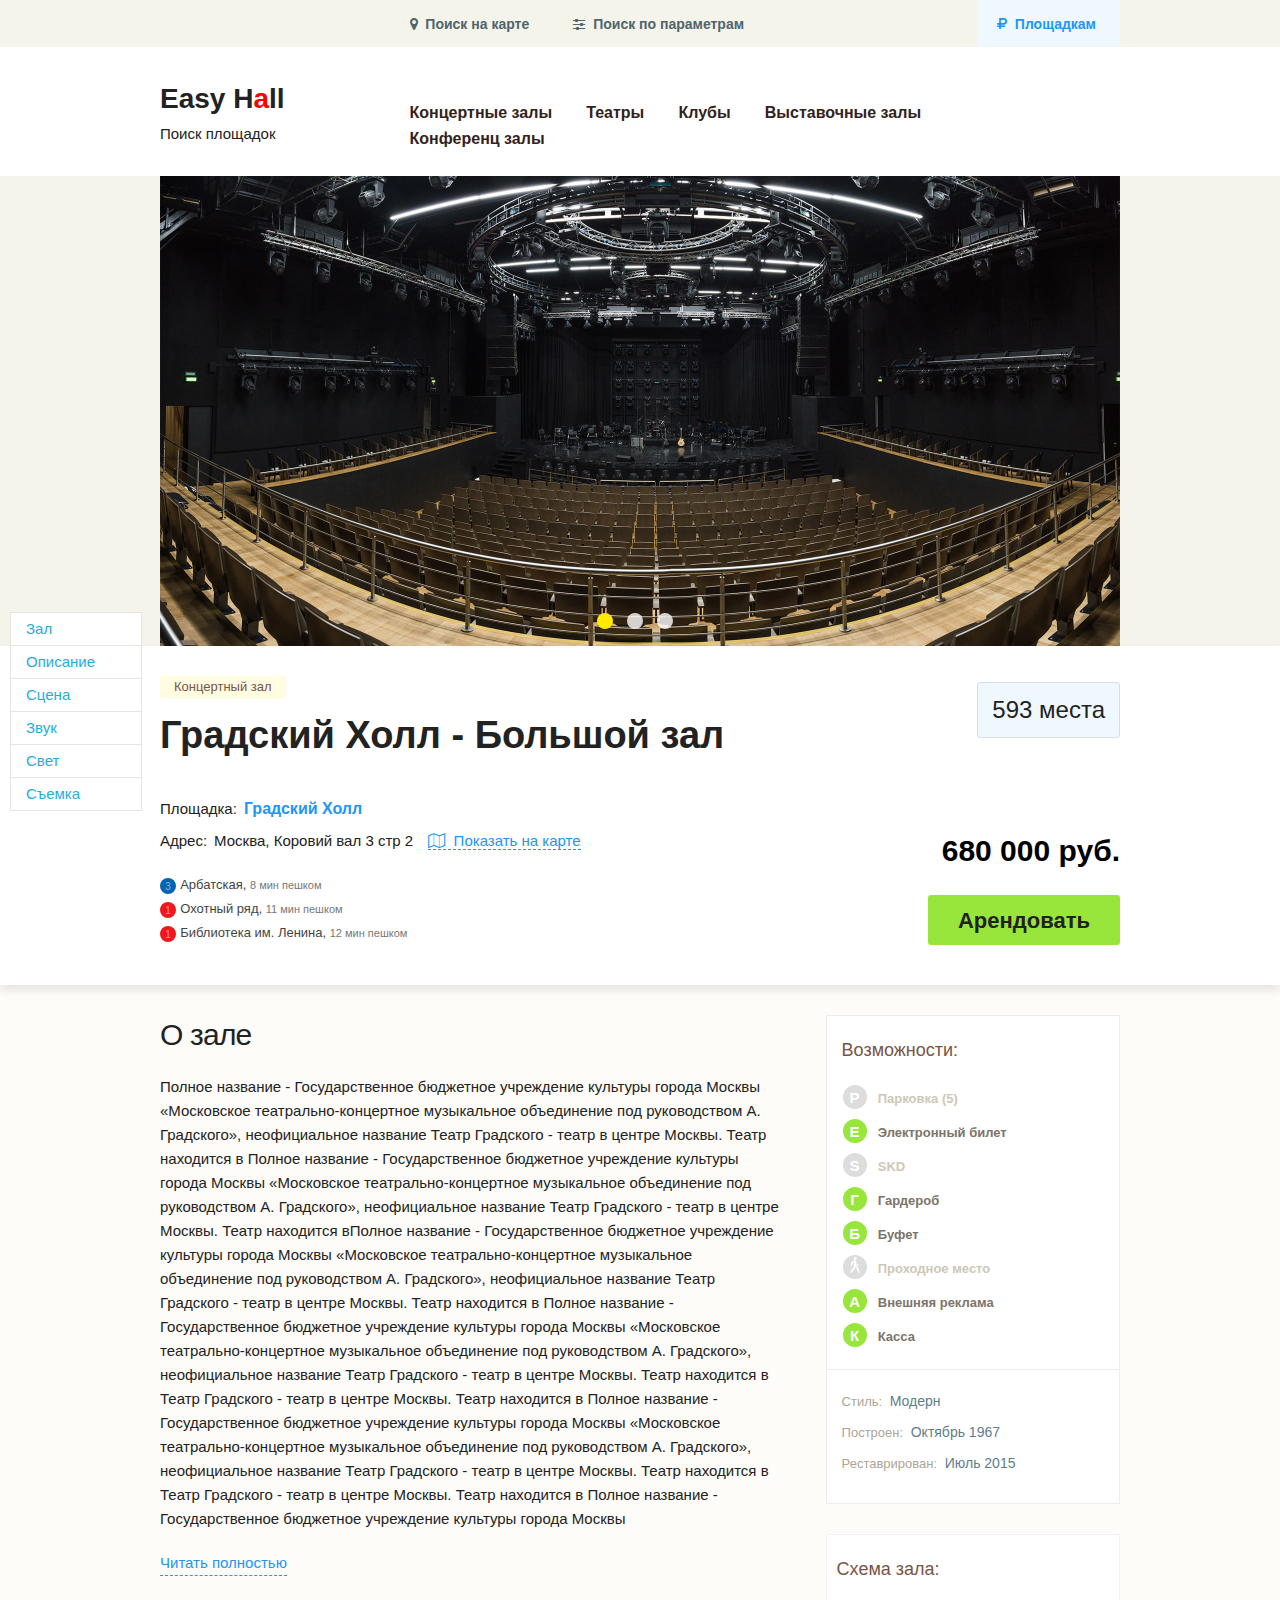
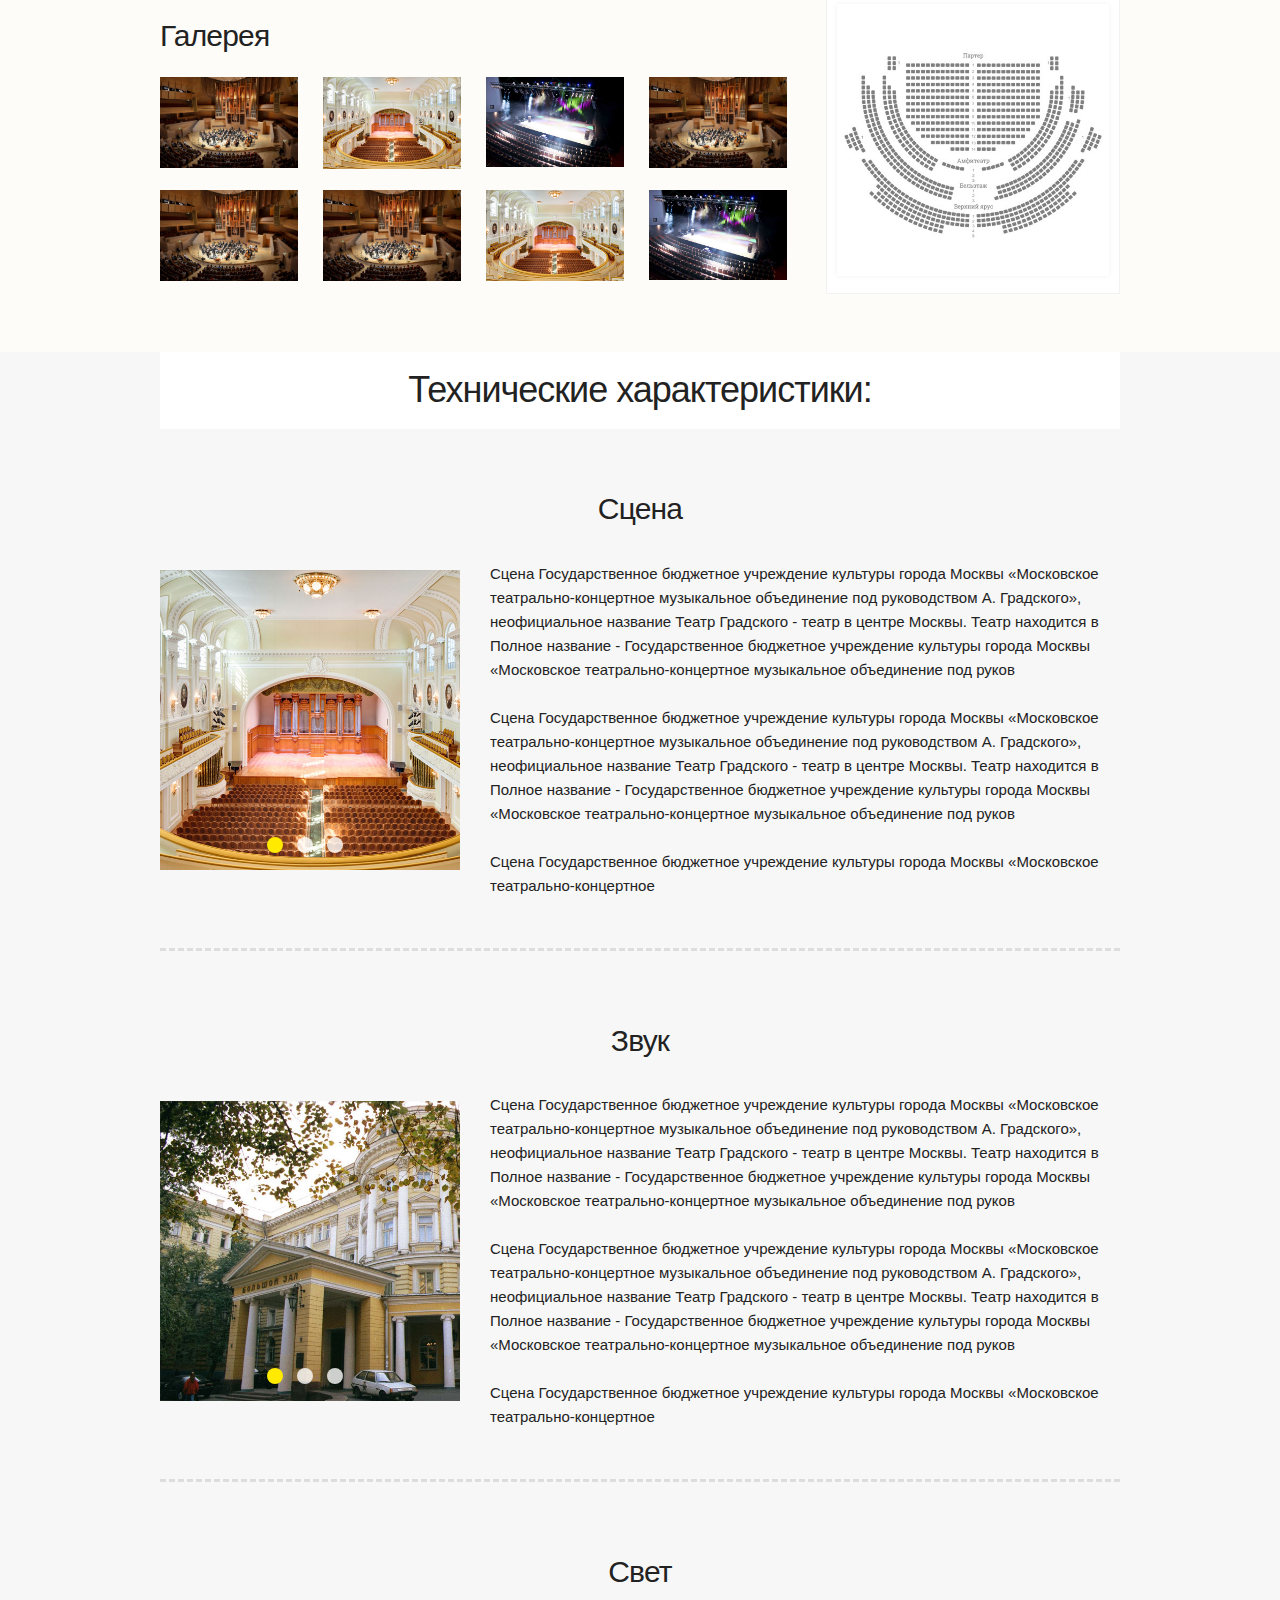
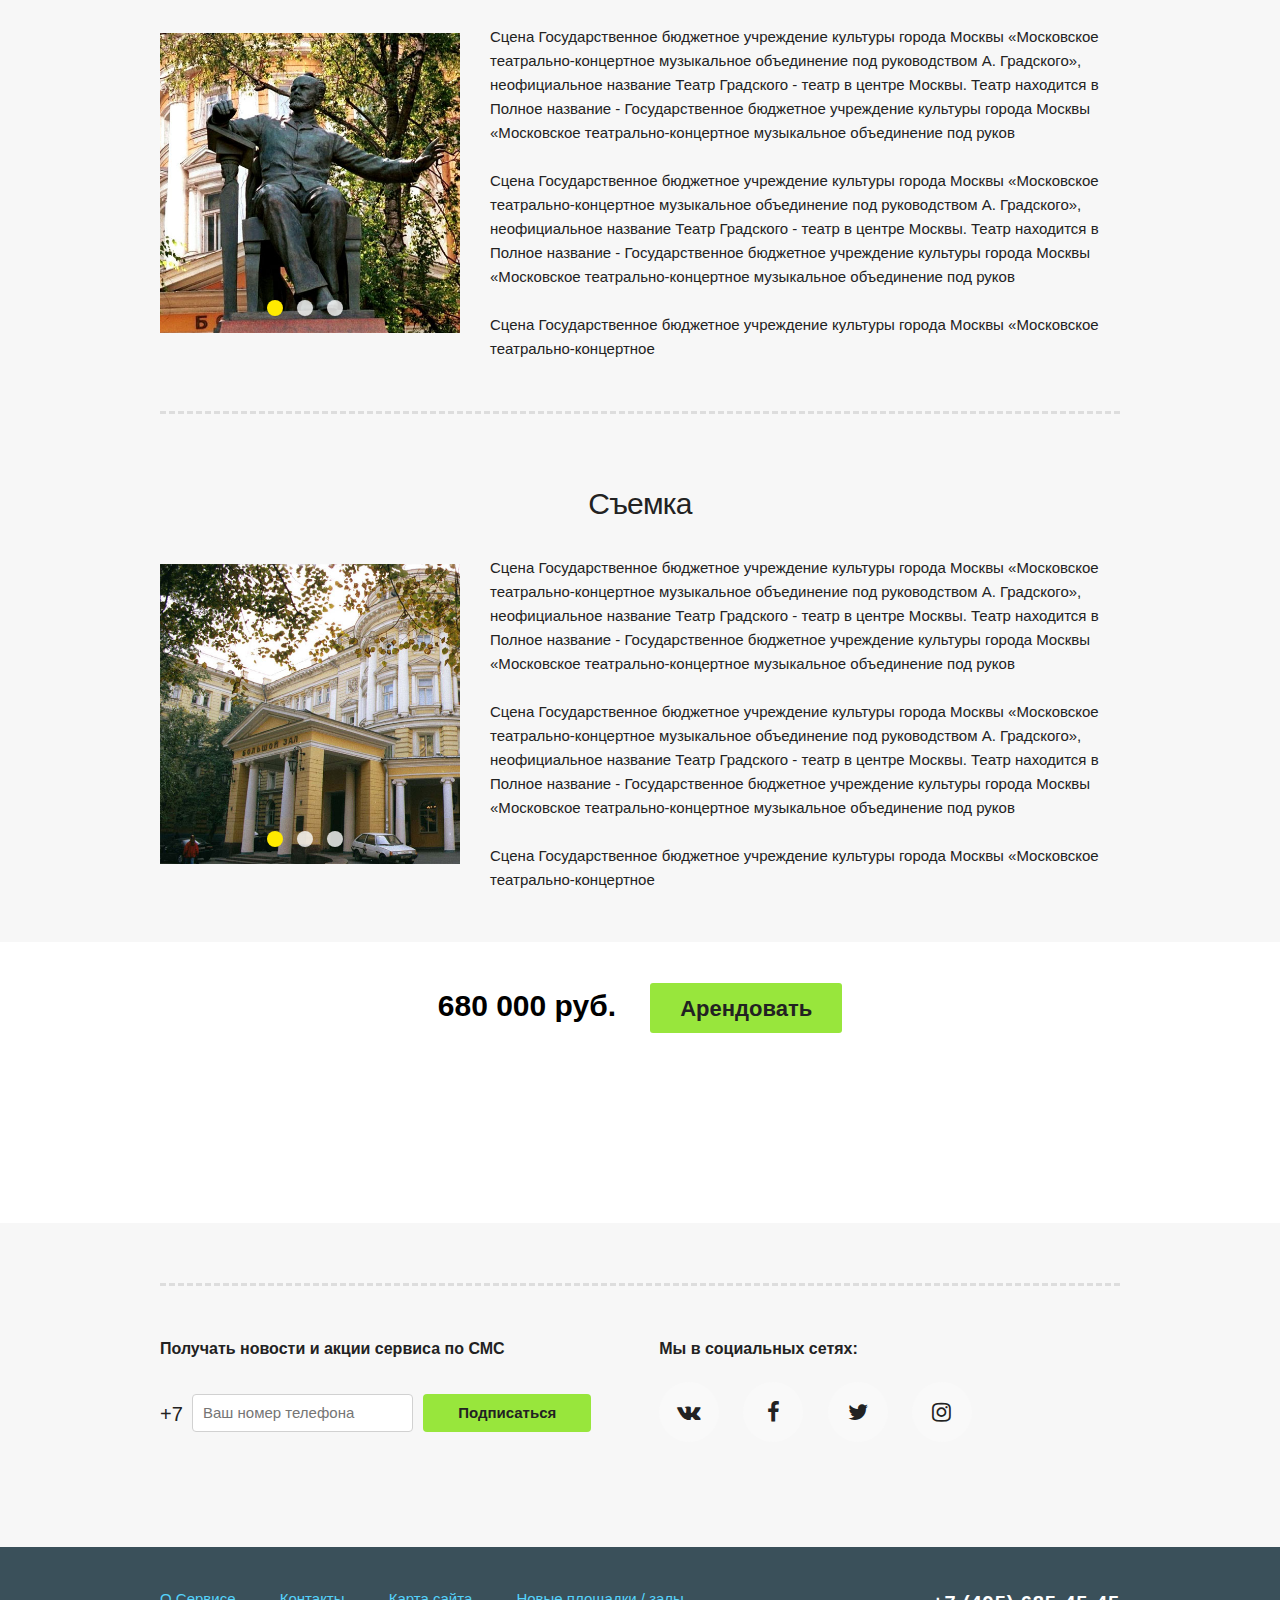
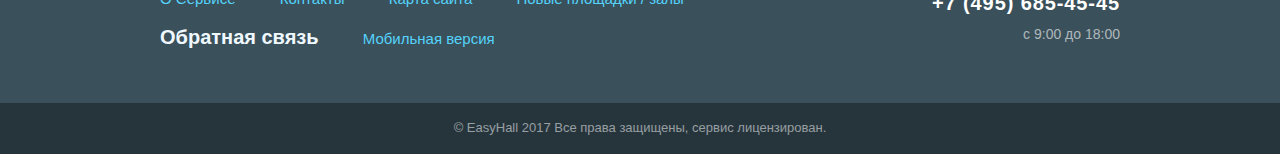
<file: hall.html>
<!DOCTYPE html>
<html>
<head>
    <meta charset="UTF-8">
    <title>Easy Hall - Аренда площадки</title>

    <link href="assets/img/favicon_mb.png" rel="shortcut icon" type="image/i-icon">

    <link rel="stylesheet" href="assets/plugins/Skeleton-2.0.4/css/normalize.css"/>
    <link rel="stylesheet" href="assets/plugins/Skeleton-2.0.4/css/skeleton.css"/>

    <link rel="stylesheet" href="assets/plugins/font-awesome-4.7.0/css/font-awesome.min.css"/>

    <link rel="stylesheet" href="assets/css/style.css"/>
    <link rel="stylesheet" href="assets/css/responsive.css"/>

</head>
<body class="tpl-hall">


<div class="pre-header">

    <div class="pre-header-buttons container">
        <div class="three columns">&nbsp;</div>
        <div class="nine columns">
            <div class="dib pre-header-btn"><i class="fa fa-map-marker"></i>&nbsp;&nbsp;Поиск на карте</div>
            <div class="dib pre-header-btn"><i class="fa fa-sliders"></i>&nbsp;&nbsp;Поиск по параметрам</div>
            <div class="dib pre-header-btn pre-header-venues"><i class="fa fa-ruble"></i>&nbsp;&nbsp;Площадкам</div>
        </div>

    </div>
</div>

<div class="header">

    <div class="container">

        <div class="logo three columns">
            <div class="logo-main">Easy H<span style="color:red;">a</span>ll</div>
            <div class="logo-sub">Поиск площадок</div>
        </div>

        <div class="main-menu nine columns">

            <a href="#" class="menu-i">Концертные залы</a>
            <a href="#" class="menu-i">Театры</a>
            <a href="#" class="menu-i">Клубы</a>
            <a href="#" class="menu-i">Выставочные залы</a>
            <a href="#" class="menu-i">Конференц залы</a>

        </div>

    </div>

</div>


<div class="h-bg-box">

    <div class="container">

        <div class="h-bg-holder">

            <div class="h-bg-train" style="width:300%;">

                <div class="h-bg-item" style="width:33.3333%; background-image: url(assets/img/hb1.jpg);"></div>
                <div class="h-bg-item" style="width:33.3333%; background-image: url(assets/img/hb2.jpeg);"></div>
                <div class="h-bg-item" style="width:33.3333%; background-image: url(assets/img/hb3.jpg);"></div>

            </div>

            <div class="hall-images-dots">
                <div class="hall-images-dot active"></div>
                <div class="hall-images-dot"></div>
                <div class="hall-images-dot"></div>
            </div>

        </div>

    </div>

</div>


<div class="site-content">

    <div class="container">
        <div class="h-navigation-box">
            <a class="h-navigation-item" href="#main">Зал</a>
            <a class="h-navigation-item" href="#desc">Описание</a>
            <a class="h-navigation-item" href="#stage">Сцена</a>
            <a class="h-navigation-item" href="#sound">Звук</a>
            <a class="h-navigation-item" href="#light">Свет</a>
            <a class="h-navigation-item" href="#video">Съемка</a>
        </div>
    </div>


    <div class="row">

        <div class="h-header-box" id="main">

            <div class="container">

                <div class="uni-title hall-title">Градский Холл - Большой зал</div>

                <span class="venue-prefix">Площадка:</span><a href="#" target="_blank" class="venue-venue">Градский
                Холл</a>

                <div class="h-header-address-box">
                    <span class="address-prefix">Адрес:</span><span
                        class="h-header-address">Москва, Коровий вал 3 стр 2</span>
                    <span class="h-header-show-map"><i class="fa fa-map-o"></i>&nbsp;&nbsp;Показать на карте</span>
                </div>

                <div class="h-header-type">Концертный зал</div>

                <div class="h-header-metro">
                    <div class="f-hall-metro-item">
                        <div class="f-hall-metro-circle" style="background-color: #0564b1;">3</div>
                        <div class="f-hall-metro-station">Арбатская, <span
                                class="f-hall-from-metro">8 мин пешком</span></div>
                    </div>
                    <div class="f-hall-metro-item">
                        <div class="f-hall-metro-circle" style="background-color: #ef161e;">1</div>
                        <div class="f-hall-metro-station">Охотный ряд, <span
                                class="f-hall-from-metro">11 мин пешком</span></div>
                    </div>
                    <div class="f-hall-metro-item">
                        <div class="f-hall-metro-circle" style="background-color: #ef161e;">1</div>
                        <div class="f-hall-metro-station">Библиотека им. Ленина, <span class="f-hall-from-metro">12 мин пешком</span>
                        </div>
                    </div>
                </div>

                <div class="h-header-places">593 места</div>
                <div class="h-header-price">680 000 руб.</div>
                <div class="h-header-rent">Арендовать</div>

            </div>


        </div>

    </div>

    <div class="row">

        <div class="h-body-box">

            <div class="container">

                <div class="eight columns">


                    <div class="h-body-description" id="desc">

                        <h4>О зале</h4>

                        Полное название - Государственное бюджетное учреждение культуры города Москвы «Московское
                        театрально-концертное музыкальное объединение под руководством А. Градского», неофициальное
                        название
                        Театр Градского - театр в центре Москвы. Театр находится в Полное название - Государственное
                        бюджетное
                        учреждение культуры города Москвы «Московское театрально-концертное музыкальное объединение под
                        руководством А. Градского», неофициальное название Театр Градского - театр в центре Москвы.
                        Театр
                        находится вПолное название - Государственное бюджетное учреждение культуры города Москвы
                        «Московское
                        театрально-концертное музыкальное объединение под руководством А. Градского», неофициальное
                        название
                        Театр Градского - театр в центре Москвы. Театр находится в Полное название - Государственное
                        бюджетное
                        учреждение культуры города Москвы «Московское театрально-концертное музыкальное объединение под
                        руководством А. Градского», неофициальное название Театр Градского - театр в центре Москвы.
                        Театр
                        находится в
                        Театр Градского - театр в центре Москвы. Театр находится в Полное название - Государственное
                        бюджетное
                        учреждение культуры города Москвы «Московское театрально-концертное музыкальное объединение под
                        руководством А. Градского», неофициальное название Театр Градского - театр в центре Москвы.
                        Театр
                        находится в
                        Театр Градского - театр в центре Москвы. Театр находится в Полное название - Государственное
                        бюджетное
                        учреждение культуры города Москвы


                        <div class="h-desc-read-more-box">
                            <div class="h-desc-read-more">Читать полностью</div>
                        </div>


                        <div class="h-gallery-box">

                            <h4>Галерея</h4>

                            <div class="row">

                                <div class="three columns">
                                    <div class="h-gallery-img">
                                        <img src="assets/img/hall-1.png"/>
                                    </div>
                                </div>

                                <div class="three columns">
                                    <div class="h-gallery-img">
                                        <img src="assets/img/hall-2.jpg"/>
                                    </div>
                                </div>

                                <div class="three columns">
                                    <div class="h-gallery-img">
                                        <img src="assets/img/hall-3.png"/>
                                    </div>
                                </div>

                                <div class="three columns">
                                    <div class="h-gallery-img">
                                        <img src="assets/img/hall-1.png"/>
                                    </div>
                                </div>

                            </div>

                            <div class="row">

                                <div class="three columns">
                                    <div class="h-gallery-img">
                                        <img src="assets/img/hall-1.png"/>
                                    </div>
                                </div>

                                <div class="three columns">
                                    <div class="h-gallery-img">
                                        <img src="assets/img/hall-1.png"/>
                                    </div>
                                </div>


                                <div class="three columns">
                                    <div class="h-gallery-img">
                                        <img src="assets/img/hall-2.jpg"/>
                                    </div>
                                </div>

                                <div class="three columns">
                                    <div class="h-gallery-img">
                                        <img src="assets/img/hall-3.png"/>
                                    </div>
                                </div>


                            </div>

                        </div>


                    </div>

                </div>

                <div class="four columns">
                    <div class="hall-tag-box">

                        <div class="h-tag-header">Возможности:</div>

                        <div class="venue-tag disabled" data-id="PARKING_5">
                            <div class="venue-tag-icon">P</div>
                            <div class="venue-tag-title">Парковка (5)</div>
                        </div>

                        <div class="venue-tag " data-id="PARKING_5">
                            <div class="venue-tag-icon">E</div>
                            <div class="venue-tag-title">Электронный билет</div>
                        </div>

                        <div class="venue-tag disabled" data-id="PARKING_5">
                            <div class="venue-tag-icon">S</div>
                            <div class="venue-tag-title">SKD</div>
                        </div>

                        <div class="venue-tag" data-id="PARKING_5">
                            <div class="venue-tag-icon">Г</div>
                            <div class="venue-tag-title">Гардероб</div>
                        </div>

                        <div class="venue-tag" data-id="PARKING_5">
                            <div class="venue-tag-icon">Б</div>
                            <div class="venue-tag-title">Буфет</div>
                        </div>

                        <div class="venue-tag disabled" data-id="PASSAGE_PLACE">
                            <div class="venue-tag-icon"><img src="assets/img/walk.png"></div>
                            <div class="venue-tag-title">Проходное место</div>
                        </div>

                        <div class="venue-tag" data-id="PARKING_5">
                            <div class="venue-tag-icon">А</div>
                            <div class="venue-tag-title">Внешняя реклама</div>
                        </div>

                        <div class="venue-tag" data-id="PARKING_5">
                            <div class="venue-tag-icon">К</div>
                            <div class="venue-tag-title">Касса</div>
                        </div>

                        <div class="h-tag-devider"></div>

                        <div class="h-info-box">
                            Стиль: <span class="h-info-data">Модерн</span>
                        </div>

                        <div class="h-info-box">
                            Построен: <span class="h-info-data">Октябрь 1967</span>
                        </div>

                        <div class="h-info-box">
                            Реставрирован: <span class="h-info-data">Июль 2015</span>
                        </div>


                    </div>

                    <div class="h-scheme-holder">
                        <div class="h-tag-header">Схема зала:</div>
                        <img src="assets/img/schema1.jpg" />
                    </div>

                </div>

            </div>
        </div>
    </div>

    <div class="row">

        <div class="h-part-info">

            <div class="container">

                <h3 class="h-devider">Технические характеристики:</h3>


                <h4 id="stage">Сцена</h4>

                <div class="venue-images-box">
                    <div class="venue-images-train" style="width:900px;">
                        <div class="venue-image"><img src="assets/img/venue-4.jpg" class=""/></div>
                        <div class="venue-image"><img src="assets/img/venue-5.jpg" class=""/></div>
                        <div class="venue-image"><img src="assets/img/venue-6.jpg" class=""/></div>
                    </div>
                    <div class="venue-images-dots">
                        <div class="venue-images-dot active"></div>
                        <div class="venue-images-dot"></div>
                        <div class="venue-images-dot"></div>
                    </div>

                </div>

                <div class="h-right-desc h-stage-desc">
                    Сцена Государственное бюджетное учреждение культуры города Москвы «Московское
                    театрально-концертное музыкальное объединение под руководством А. Градского», неофициальное название
                    Театр Градского - театр в центре Москвы. Театр находится в Полное название - Государственное
                    бюджетное учреждение культуры города Москвы «Московское театрально-концертное музыкальное
                    объединение под руков
                    <br/><br/>
                    Сцена Государственное бюджетное учреждение культуры города Москвы «Московское
                    театрально-концертное музыкальное объединение под руководством А. Градского», неофициальное название
                    Театр Градского - театр в центре Москвы. Театр находится в Полное название - Государственное
                    бюджетное учреждение культуры города Москвы «Московское театрально-концертное музыкальное
                    объединение под руков
                    <br/><br/>
                    Сцена Государственное бюджетное учреждение культуры города Москвы «Московское
                    театрально-концертное
                </div>


                <div class="devider"></div>

                <h4 id="sound">Звук</h4>

                <div class="venue-images-box">
                    <div class="venue-images-train" style="width:900px;">
                        <div class="venue-image"><img src="assets/img/venue-5.jpg" class=""/></div>
                        <div class="venue-image"><img src="assets/img/venue-4.jpg" class=""/></div>
                        <div class="venue-image"><img src="assets/img/venue-6.jpg" class=""/></div>
                    </div>
                    <div class="venue-images-dots">
                        <div class="venue-images-dot active"></div>
                        <div class="venue-images-dot"></div>
                        <div class="venue-images-dot"></div>
                    </div>

                </div>

                <div class="h-right-desc h-stage-desc">
                    Сцена Государственное бюджетное учреждение культуры города Москвы «Московское
                    театрально-концертное музыкальное объединение под руководством А. Градского», неофициальное название
                    Театр Градского - театр в центре Москвы. Театр находится в Полное название - Государственное
                    бюджетное учреждение культуры города Москвы «Московское театрально-концертное музыкальное
                    объединение под руков
                    <br/><br/>
                    Сцена Государственное бюджетное учреждение культуры города Москвы «Московское
                    театрально-концертное музыкальное объединение под руководством А. Градского», неофициальное название
                    Театр Градского - театр в центре Москвы. Театр находится в Полное название - Государственное
                    бюджетное учреждение культуры города Москвы «Московское театрально-концертное музыкальное
                    объединение под руков
                    <br/><br/>
                    Сцена Государственное бюджетное учреждение культуры города Москвы «Московское
                    театрально-концертное
                </div>


                <div class="devider"></div>

                <h4 id="light">Свет</h4>

                <div class="venue-images-box">
                    <div class="venue-images-train" style="width:900px;">
                        <div class="venue-image"><img src="assets/img/venue-6.jpg" class=""/></div>
                        <div class="venue-image"><img src="assets/img/venue-4.jpg" class=""/></div>
                        <div class="venue-image"><img src="assets/img/venue-5.jpg" class=""/></div>
                    </div>
                    <div class="venue-images-dots">
                        <div class="venue-images-dot active"></div>
                        <div class="venue-images-dot"></div>
                        <div class="venue-images-dot"></div>
                    </div>

                </div>

                <div class="h-right-desc h-stage-desc">
                    Сцена Государственное бюджетное учреждение культуры города Москвы «Московское
                    театрально-концертное музыкальное объединение под руководством А. Градского», неофициальное название
                    Театр Градского - театр в центре Москвы. Театр находится в Полное название - Государственное
                    бюджетное учреждение культуры города Москвы «Московское театрально-концертное музыкальное
                    объединение под руков
                    <br/><br/>
                    Сцена Государственное бюджетное учреждение культуры города Москвы «Московское
                    театрально-концертное музыкальное объединение под руководством А. Градского», неофициальное название
                    Театр Градского - театр в центре Москвы. Театр находится в Полное название - Государственное
                    бюджетное учреждение культуры города Москвы «Московское театрально-концертное музыкальное
                    объединение под руков
                    <br/><br/>
                    Сцена Государственное бюджетное учреждение культуры города Москвы «Московское
                    театрально-концертное
                </div>

                <div class="devider"></div>

                <h4 id="video">Съемка</h4>

                <div class="venue-images-box">
                    <div class="venue-images-train" style="width:900px;">
                        <div class="venue-image"><img src="assets/img/venue-5.jpg" class=""/></div>
                        <div class="venue-image"><img src="assets/img/venue-4.jpg" class=""/></div>
                        <div class="venue-image"><img src="assets/img/venue-6.jpg" class=""/></div>
                    </div>
                    <div class="venue-images-dots">
                        <div class="venue-images-dot active"></div>
                        <div class="venue-images-dot"></div>
                        <div class="venue-images-dot"></div>
                    </div>

                </div>

                <div class="h-right-desc h-stage-desc">
                    Сцена Государственное бюджетное учреждение культуры города Москвы «Московское
                    театрально-концертное музыкальное объединение под руководством А. Градского», неофициальное название
                    Театр Градского - театр в центре Москвы. Театр находится в Полное название - Государственное
                    бюджетное учреждение культуры города Москвы «Московское театрально-концертное музыкальное
                    объединение под руков
                    <br/><br/>
                    Сцена Государственное бюджетное учреждение культуры города Москвы «Московское
                    театрально-концертное музыкальное объединение под руководством А. Градского», неофициальное название
                    Театр Градского - театр в центре Москвы. Театр находится в Полное название - Государственное
                    бюджетное учреждение культуры города Москвы «Московское театрально-концертное музыкальное
                    объединение под руков
                    <br/><br/>
                    Сцена Государственное бюджетное учреждение культуры города Москвы «Московское
                    театрально-концертное
                </div>

            </div>


        </div>

    </div>

    <div class="row">
        <div class="h-wide-rent-box">

            <div class="container">

                <div class="h-header-price">680 000 руб.</div>
                <div class="h-header-rent">Арендовать</div>

            </div>

        </div>
    </div>



    <div class="promo-block row">
        <div class="container">



            <div class="devider"></div>

            <div class="row">

                <div class="six columns">

                    <div class="fw600 subscription-title">Получать новости и акции сервиса по СМС</div>

                    <div class="subscription-block">
                        <span class="plus-7">+7</span>
                        <input type="tel" class="subscription-sms" placeholder="Ваш номер телефона"/>

                        <div class="subscription-sms-submit">Подписаться</div>
                    </div>


                </div>

                <div class="six columns">

                    <div class="fw600 subscription-title">Мы в социальных сетях:</div>

                    <div class="social-icon social-vk"><i class="fa fa-vk"></i></div>
                    <div class="social-icon social-fb"><i class="fa fa-facebook"></i></div>
                    <div class="social-icon social-tw"><i class="fa fa-twitter"></i></div>
                    <div class="social-icon social-in"><i class="fa fa-instagram"></i></div>

                </div>

            </div>


        </div>
    </div>


</div>

<div class="pre-footer">

    <div class="container">
        <div class="nine columns">
            <a class="pre-footer-link" href="#">О Сервисе</a>
            <a class="pre-footer-link" href="#">Контакты</a>
            <a class="pre-footer-link" href="#">Карта сайта</a>
            <a class="pre-footer-link" href="#">Новые площадки / залы</a>
            <a class="pre-footer-link pre-footer-feedback" href="#">Обратная связь</a>
            <a class="pre-footer-link" href="#">Мобильная версия</a>
        </div>

        <div class="three columns">
            <div class="pre-footer-phone">
                +7 (495) 685-45-45
            </div>
            <div class="pre-footer-phone-time">
                с 9:00 до 18:00
            </div>
        </div>
    </div>

</div>

<div class="footer">
    <div class="copyright">
        © EasyHall 2017 Все права защищены, сервис лицензирован.
    </div>
</div>


<script type="text/javascript" src="assets/js/jquery-3.2.1.min.js"></script>
<script type="text/javascript" src="assets/js/temp.js"></script>
<script type="text/javascript" src="assets/js/script.js"></script>

</body>
</html>
</file>
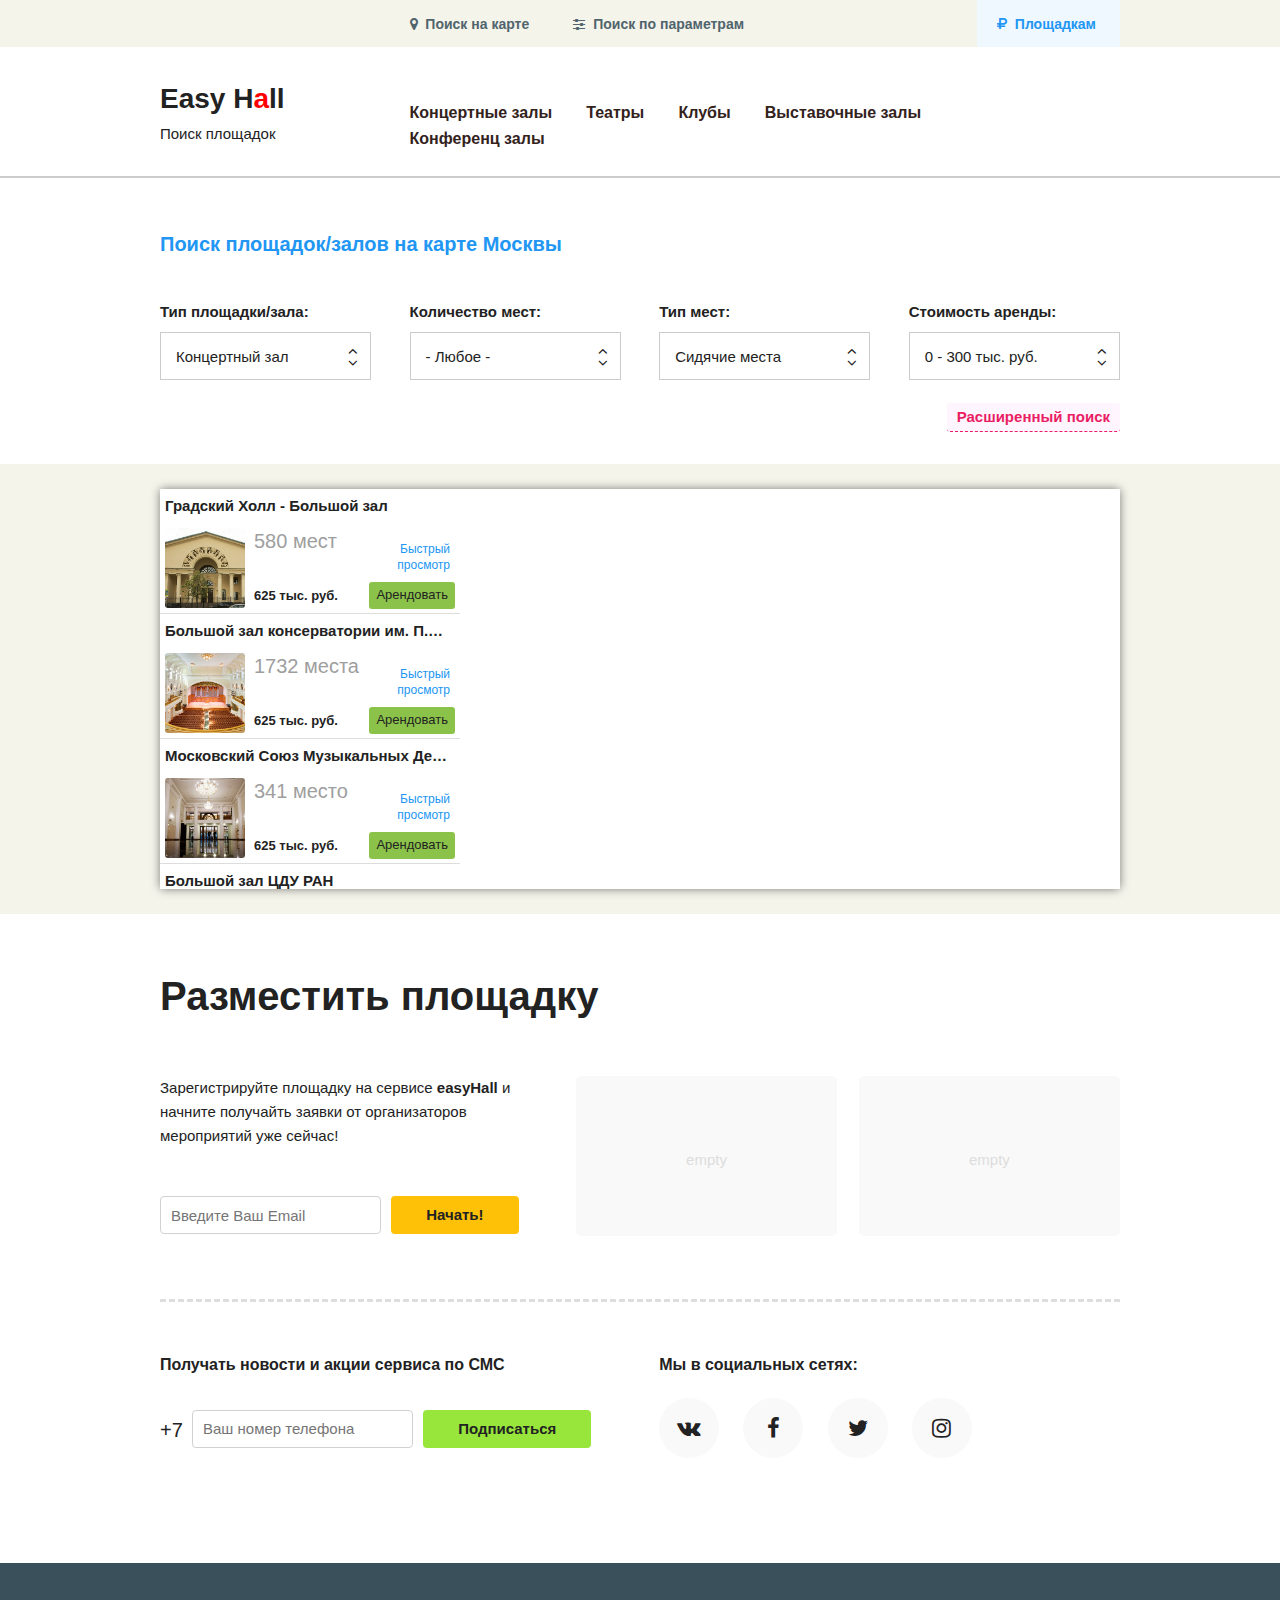
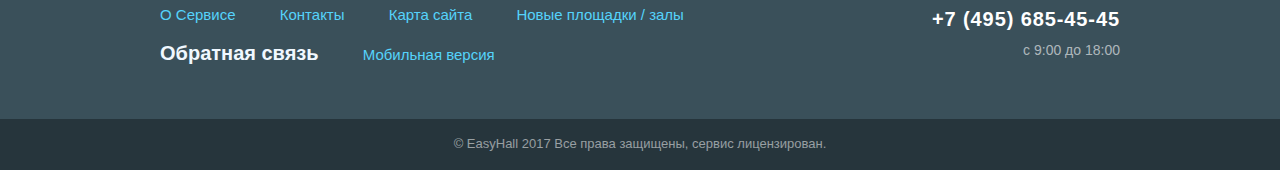
<file: map.html>
<!DOCTYPE html>
<html>
<head>
    <meta charset="UTF-8">
    <title>Easy Hall - Аренда площадки</title>

    <link href="assets/img/favicon_mb.png" rel="shortcut icon" type="image/i-icon">

    <link rel="stylesheet" href="assets/plugins/Skeleton-2.0.4/css/normalize.css"/>
    <link rel="stylesheet" href="assets/plugins/Skeleton-2.0.4/css/skeleton.css"/>

    <link rel="stylesheet" href="assets/plugins/font-awesome-4.7.0/css/font-awesome.min.css"/>

    <link rel="stylesheet" href="assets/css/style.css"/>
    <link rel="stylesheet" href="assets/css/responsive.css"/>

</head>
<body>


<div class="pre-header">

    <div class="pre-header-buttons container">
        <div class="three columns">&nbsp;</div>
        <div class="nine columns">
            <div class="dib pre-header-btn"><i class="fa fa-map-marker"></i>&nbsp;&nbsp;Поиск на карте</div>
            <div class="dib pre-header-btn"><i class="fa fa-sliders"></i>&nbsp;&nbsp;Поиск по параметрам</div>
            <div class="dib pre-header-btn pre-header-venues"><i class="fa fa-ruble"></i>&nbsp;&nbsp;Площадкам</div>
        </div>

    </div>
</div>

<div class="header">

    <div class="container">

        <div class="logo three columns">
            <div class="logo-main">Easy H<span style="color:red;">a</span>ll</div>
            <div class="logo-sub">Поиск площадок</div>
        </div>

        <div class="main-menu nine columns">

            <a href="#" class="menu-i">Концертные залы</a>
            <a href="#" class="menu-i">Театры</a>
            <a href="#" class="menu-i">Клубы</a>
            <a href="#" class="menu-i">Выставочные залы</a>
            <a href="#" class="menu-i">Конференц залы</a>

        </div>

    </div>

</div>

<div class="site-content">

    <div class="row e-search-bg">

        <div class="container">


            <div class="e-search-title">Поиск площадок/залов на карте Москвы</div>


            <div class="e-search-box">

                <div class="row">

                    <div class="three columns e-search-block"  data-id="VENUE_TYPE">
                        <div class="e-search-label">Тип площадки/зала:</div>
                        <div class="e-search-param-box" data-id="CONCERT_HALL">
                            <div class="e-search-param-label">Концертный зал</div>
                            <div class="e-search-param-angle-up"><i class="fa fa-angle-up"></i></div>
                            <div class="e-search-param-angle-down"><i class="fa fa-angle-down"></i></div>
                        </div>
                        <div class="e-search-param-dd">
                            <div class="e-search-param-dd-item" data-id="ANY">- Любое -</div>
                            <div class="e-search-param-dd-item" data-id="CONCERT_HALL">Концертный зал</div>
                            <div class="e-search-param-dd-item" data-id="THEATRE">Театр</div>
                            <div class="e-search-param-dd-item" data-id="CLUB">Клуб</div>
                            <div class="e-search-param-dd-item" data-id="EXHIBITION_HALL">Выставочный зал</div>
                            <div class="e-search-param-dd-item" data-id="CONFERENCR_HALL">Конференц зал</div>
                            <div class="e-search-param-dd-item" data-id="BAR">Бар</div>
                            <div class="e-search-param-dd-item" data-id="OPEN_AIR">Open Air</div>
                        </div>

                    </div>


                    <div class="three columns e-search-block"  data-id="PLACE_COUNT">
                        <div class="e-search-label">Количество мест:</div>
                        <div class="e-search-param-box" data-id="CONCERT_HALL">
                            <div class="e-search-param-label">- Любое -</div>
                            <div class="e-search-param-angle-up"><i class="fa fa-angle-up"></i></div>
                            <div class="e-search-param-angle-down"><i class="fa fa-angle-down"></i></div>
                        </div>
                        <div class="e-search-param-dd">

                        </div>

                    </div>

                    <div class="three columns e-search-block"  data-id="PLACE_TYPE">
                        <div class="e-search-label">Тип мест:</div>
                        <div class="e-search-param-box" data-id="SEAT">
                            <div class="e-search-param-label">Сидячие места</div>
                            <div class="e-search-param-angle-up"><i class="fa fa-angle-up"></i></div>
                            <div class="e-search-param-angle-down"><i class="fa fa-angle-down"></i></div>
                        </div>
                        <div class="e-search-param-dd">
                            <div class="e-search-param-dd-item" data-id="ANY">- Любое -</div>
                            <div class="e-search-param-dd-item" data-id="SEAT">Сидячие места</div>
                            <div class="e-search-param-dd-item" data-id="NO_SEAT">Входные места</div>
                            <div class="e-search-param-dd-item" data-id="SPLIT">Смешанные</div>
                        </div>

                    </div>

                    <div class="three columns e-search-block"  data-id="RENT_PRICE">
                        <div class="e-search-label">Стоимость аренды:</div>
                        <div class="e-search-param-box" data-id="CONCERT_HALL">
                            <div class="e-search-param-label">0 - 300 тыс. руб.</div>
                            <div class="e-search-param-angle-up"><i class="fa fa-angle-up"></i></div>
                            <div class="e-search-param-angle-down"><i class="fa fa-angle-down"></i></div>
                        </div>
                        <div class="e-search-param-dd">
                            <div class="e-search-param-dd-item" data-id="ANY">- Любое -</div>
                            <div class="e-search-param-dd-item" data-id="CONCERT_HALL">Концертный зал</div>
                            <div class="e-search-param-dd-item" data-id="THEATRE">Театр</div>
                            <div class="e-search-param-dd-item" data-id="CLUB">Клуб</div>
                            <div class="e-search-param-dd-item" data-id="EXHIBITION_HALL">Выставочный зал</div>
                            <div class="e-search-param-dd-item" data-id="CONFERENCR_HALL">Конференц зал</div>
                            <div class="e-search-param-dd-item" data-id="BAR">Бар</div>
                            <div class="e-search-param-dd-item" data-id="OPEN_AIR">Open Air</div>
                        </div>

                    </div>

                    <div class="map-search-extended-toggler">Расширенный поиск</div>

                </div>

                <div class="row map-search-extended">

                    <div class="six columns e-search-block"  data-id="ADDITIONAL">
                        <div class="e-search-label">Дополнительно:</div>
                        <div class="e-search-pick-params-box">
                            <div class="row">
                                <div class="six columns">

                                    <div class="e-search-pick-param" data-id="PARKING_5">
                                        <div class="e-search-pick-param-check"></div>
                                        <div class="e-search-pick-param-title">Парковка (5)</div>
                                    </div>

                                    <div class="e-search-pick-param" data-id="PARKING_10">
                                        <div class="e-search-pick-param-check"></div>
                                        <div class="e-search-pick-param-title">Парковка (10)</div>
                                    </div>

                                    <div class="e-search-pick-param" data-id="PARKING_50">
                                        <div class="e-search-pick-param-check"></div>
                                        <div class="e-search-pick-param-title">Парковка (50)</div>
                                    </div>

                                    <div class="e-search-pick-param" data-id="BUFFET">
                                        <div class="e-search-pick-param-check"></div>
                                        <div class="e-search-pick-param-title">Буфет</div>
                                    </div>

                                    <div class="e-search-pick-param" data-id="BAR">
                                        <div class="e-search-pick-param-check"></div>
                                        <div class="e-search-pick-param-title">Бар</div>
                                    </div>

                                    <div class="e-search-pick-param" data-id="RESTAURANT">
                                        <div class="e-search-pick-param-check"></div>
                                        <div class="e-search-pick-param-title">Ресторан</div>
                                    </div>

                                </div>

                                <div class="six columns">

                                    <div class="e-search-pick-param" data-id="CASHBOX">
                                        <div class="e-search-pick-param-check"></div>
                                        <div class="e-search-pick-param-title">Касса</div>
                                    </div>

                                    <div class="e-search-pick-param" data-id="ETICKET">
                                        <div class="e-search-pick-param-check"></div>
                                        <div class="e-search-pick-param-title">Электронный билет</div>
                                    </div>

                                    <div class="e-search-pick-param" data-id="SKD">
                                        <div class="e-search-pick-param-check"></div>
                                        <div class="e-search-pick-param-title">SKD&nbsp;&nbsp;<i class="fa fa-info-circle"></i></div>
                                    </div>

                                    <div class="e-search-pick-param" data-id="PASSAGE_PLACE">
                                        <div class="e-search-pick-param-check"></div>
                                        <div class="e-search-pick-param-title">Проходное место</div>
                                    </div>



                                    <div class="e-search-pick-param" data-id="OUTDOOR_ADV">
                                        <div class="e-search-pick-param-check"></div>
                                        <div class="e-search-pick-param-title">Внешняя реклама</div>
                                    </div>

                                    <div class="e-search-pick-param" data-id="WARDROBE">
                                        <div class="e-search-pick-param-check"></div>
                                        <div class="e-search-pick-param-title">Гардероб</div>
                                    </div>



                                </div>

                            </div>


                        </div>

                    </div>

                    <div class="six columns">
                        <div class="row">
                            <div class="six columns e-search-block"  data-id="DISTRICT">

                                <div class="e-search-label">Округ Москвы:</div>
                                <div class="e-search-param-box" data-id="CAO">
                                    <div class="e-search-param-label">в ЦАО</div>
                                    <div class="e-search-param-angle-up"><i class="fa fa-angle-up"></i></div>
                                    <div class="e-search-param-angle-down"><i class="fa fa-angle-down"></i></div>
                                </div>
                                <div class="e-search-param-dd">
                                    <div class="e-search-param-dd-item" data-id="ANY">- Любое -</div>
                                    <div class="e-search-param-dd-item" data-id="CAO">в ЦАО</div>
                                    <div class="e-search-param-dd-item" data-id="SAO">в CАО</div>
                                    <div class="e-search-param-dd-item" data-id="SVAO">в СВАО</div>
                                    <div class="e-search-param-dd-item" data-id="VAO">в ВАО</div>
                                    <div class="e-search-param-dd-item" data-id="UVAO">в ЮВАО</div>
                                    <div class="e-search-param-dd-item" data-id="UAO">в ЮАО</div>
                                    <div class="e-search-param-dd-item" data-id="UZAO">в ЮЗАО</div>
                                    <div class="e-search-param-dd-item" data-id="ZAO">в ЗАО</div>
                                    <div class="e-search-param-dd-item" data-id="SZAO">в СЗАО</div>
                                    <div class="e-search-param-dd-item" data-id="MO">в Области</div>
                                </div>

                            </div>

                            <div class="six columns e-search-block"  data-id="METRO_STATION">
                                <div class="e-search-label">Станция метро:</div>
                                <div class="e-search-param-box" data-id="CAO">
                                    <div class="e-search-param-label">- Любые -</div>
                                    <div class="e-search-param-angle-up"><i class="fa fa-angle-up"></i></div>
                                    <div class="e-search-param-angle-down"><i class="fa fa-angle-down"></i></div>
                                </div>
                                <div class="e-search-param-dd">
                                    <div class="e-search-param-dd-item" data-id="ANY">- Любые -</div>
                                    <div class="e-search-param-dd-item" data-id="IN_CIRCLE">Внутри кольца</div>
                                    <div class="e-search-param-dd-item" data-id="IN_MCK">Внутри МЦК</div>
                                    <div class="e-search-param-dd-item" data-id="SELECT"><i class="fa fa-subway"></i>&nbsp;&nbsp;Выбрать НА СХЕМЕ</div>
                                </div>

                            </div>
                        </div>
                        <div class="row">

                            <div class="six columns">

                                <div class="e-search-results-count-box">
                                    Найдено <span class="e-search-results-count">17</span> залов
                                </div>

                                <div class="e-search-confirm">
                                    Найти!
                                </div>

                            </div>

                        </div>

                    </div>


                </div>

            </div>

        </div>

    </div>

    <div class="row map-search-results-row">

        <div class="container">

            <div class="map-search-box">

                <div class="map-results-box chromeScroll">

                    <div class="map-res-item" data-id="">

                        <div class="map-res-item-title">Градский Холл - Большой зал</div>
                        <div class="map-res-item-image">
                            <img src="assets/img/venue-1.jpg" />
                        </div>
                        <div class="map-res-item-info">
                            <div class="map-search-places">580 мест</div>
                            <div class="map-search-price">625 тыс. руб.</div>
                            <div class=" map-search-quick-view quick-view-init">Быстрый<br/>просмотр</div>
                            <div class="map-search-rent">Арендовать</div>
                        </div>
                    </div>

                    <div class="map-res-item" data-id="">

                        <div class="map-res-item-title">Большой зал консерватории им. П.И. Чайковского</div>
                        <div class="map-res-item-image">
                            <img src="assets/img/venue-4.jpg" />
                        </div>
                        <div class="map-res-item-info">
                            <div class="map-search-places">1732 места</div>
                            <div class="map-search-price">625 тыс. руб.</div>
                            <div class=" map-search-quick-view quick-view-init">Быстрый<br/>просмотр</div>
                            <div class="map-search-rent">Арендовать</div>
                        </div>
                    </div>

                    <div class="map-res-item" data-id="">

                        <div class="map-res-item-title">Московский Союз Музыкальных Деятелей</div>
                        <div class="map-res-item-image">
                            <img src="assets/img/venue-2.jpg" />
                        </div>
                        <div class="map-res-item-info">
                            <div class="map-search-places">341 место</div>
                            <div class="map-search-price">625 тыс. руб.</div>
                            <div class=" map-search-quick-view quick-view-init">Быстрый<br/>просмотр</div>
                            <div class="map-search-rent">Арендовать</div>
                        </div>
                    </div>

                    <div class="map-res-item" data-id="">

                        <div class="map-res-item-title">Большой зал ЦДУ РАН</div>
                        <div class="map-res-item-image">
                            <img src="assets/img/venue-7.jpg" />
                        </div>
                        <div class="map-res-item-info">
                            <div class="map-search-places">580 мест</div>
                            <div class="map-search-price">625 тыс. руб.</div>
                            <div class=" map-search-quick-view quick-view-init">Быстрый<br/>просмотр</div>
                            <div class="map-search-rent">Арендовать</div>
                        </div>
                    </div>

                    <div class="map-res-item" data-id="">

                        <div class="map-res-item-title">Градский Холл - Большой зал</div>
                        <div class="map-res-item-image">
                            <img src="assets/img/venue-1.jpg" />
                        </div>
                        <div class="map-res-item-info">
                            <div class="map-search-places">580 мест</div>
                            <div class="map-search-price">625 тыс. руб.</div>
                            <div class=" map-search-quick-view quick-view-init">Быстрый<br/>просмотр</div>
                            <div class="map-search-rent">Арендовать</div>
                        </div>
                    </div>

                    <div class="map-res-item" data-id="">

                        <div class="map-res-item-title">Большой зал консерватории им. П.И. Чайковского</div>
                        <div class="map-res-item-image">
                            <img src="assets/img/venue-4.jpg" />
                        </div>
                        <div class="map-res-item-info">
                            <div class="map-search-places">580 мест</div>
                            <div class="map-search-price">625 тыс. руб.</div>
                            <div class=" map-search-quick-view quick-view-init">Быстрый<br/>просмотр</div>
                            <div class="map-search-rent">Арендовать</div>
                        </div>
                    </div>

                    <div class="map-res-item" data-id="">

                        <div class="map-res-item-title">Московский Союз Музыкальных Деятелей</div>
                        <div class="map-res-item-image">
                            <img src="assets/img/venue-2.jpg" />
                        </div>
                        <div class="map-res-item-info">
                            <div class="map-search-places">580 мест</div>
                            <div class="map-search-price">625 тыс. руб.</div>
                            <div class=" map-search-quick-view quick-view-init">Быстрый<br/>просмотр</div>
                            <div class="map-search-rent">Арендовать</div>
                        </div>
                    </div>

                    <div class="map-res-item" data-id="">

                        <div class="map-res-item-title">Большой зал ЦДУ РАН</div>
                        <div class="map-res-item-image">
                            <img src="assets/img/venue-7.jpg" />
                        </div>
                        <div class="map-res-item-info">
                            <div class="map-search-places">580 мест</div>
                            <div class="map-search-price">625 тыс. руб.</div>
                            <div class=" map-search-quick-view quick-view-init">Быстрый<br/>просмотр</div>
                            <div class="map-search-rent">Арендовать</div>
                        </div>
                    </div>

                </div>

                <div class="map-box">
                    <iframe src="https://api-maps.yandex.ru/frame/v1/-/CVgQyK3F" width="100%" height="400" frameborder="0"></iframe>
                </div>

            </div>




        </div>




    </div>

    <div class="promo-block row">
        <div class="container">

            <div class="uni-title">Разместить площадку</div>

            <br/>
            <br/>

            <div class="row">

                <div class="five columns">
                    Зарегистрируйте площадку на сервисе <b>easyHall</b> и
                    начните получайть заявки от организаторов мероприятий
                    уже сейчас!

                    <br/><br/><br/>

                    <input type="email" class="register-venue-email" placeholder="Введите Ваш Email"/>

                    <div class="register-venue">Начать!</div>
                </div>

                <div class="seven columns">

                    <div class="row">

                        <div class="six columns empty">
                            empty
                        </div>

                        <div class="six columns empty">
                            empty
                        </div>

                    </div>
                </div>
            </div>

            <div class="devider"></div>

            <div class="row">

                <div class="six columns">

                    <div class="fw600 subscription-title">Получать новости и акции сервиса по СМС</div>

                    <div class="subscription-block">
                        <span class="plus-7">+7</span>
                        <input type="tel" class="subscription-sms" placeholder="Ваш номер телефона"/>

                        <div class="subscription-sms-submit">Подписаться</div>
                    </div>


                </div>

                <div class="six columns">

                    <div class="fw600 subscription-title">Мы в социальных сетях:</div>

                    <div class="social-icon social-vk"><i class="fa fa-vk"></i></div>
                    <div class="social-icon social-fb"><i class="fa fa-facebook"></i></div>
                    <div class="social-icon social-tw"><i class="fa fa-twitter"></i></div>
                    <div class="social-icon social-in"><i class="fa fa-instagram"></i></div>

                </div>

            </div>


        </div>
    </div>






</div>

<div class="pre-footer">

    <div class="container">
        <div class="nine columns">
            <a class="pre-footer-link" href="#">О Сервисе</a>
            <a class="pre-footer-link" href="#">Контакты</a>
            <a class="pre-footer-link" href="#">Карта сайта</a>
            <a class="pre-footer-link" href="#">Новые площадки / залы</a>
            <a class="pre-footer-link pre-footer-feedback" href="#">Обратная связь</a>
            <a class="pre-footer-link" href="#">Мобильная версия</a>
        </div>

        <div class="three columns">
            <div class="pre-footer-phone">
                +7 (495) 685-45-45
            </div>
            <div class="pre-footer-phone-time">
                с 9:00 до 18:00
            </div>
        </div>
    </div>

</div>

<div class="footer">
    <div class="copyright">
        © EasyHall 2017 Все права защищены, сервис лицензирован.
    </div>
</div>


<script type="text/javascript" src="assets/js/jquery-3.2.1.min.js"></script>
<script type="text/javascript" src="assets/js/temp.js"></script>
<script type="text/javascript" src="assets/js/script.js"></script>

</body>
</html>
</file>
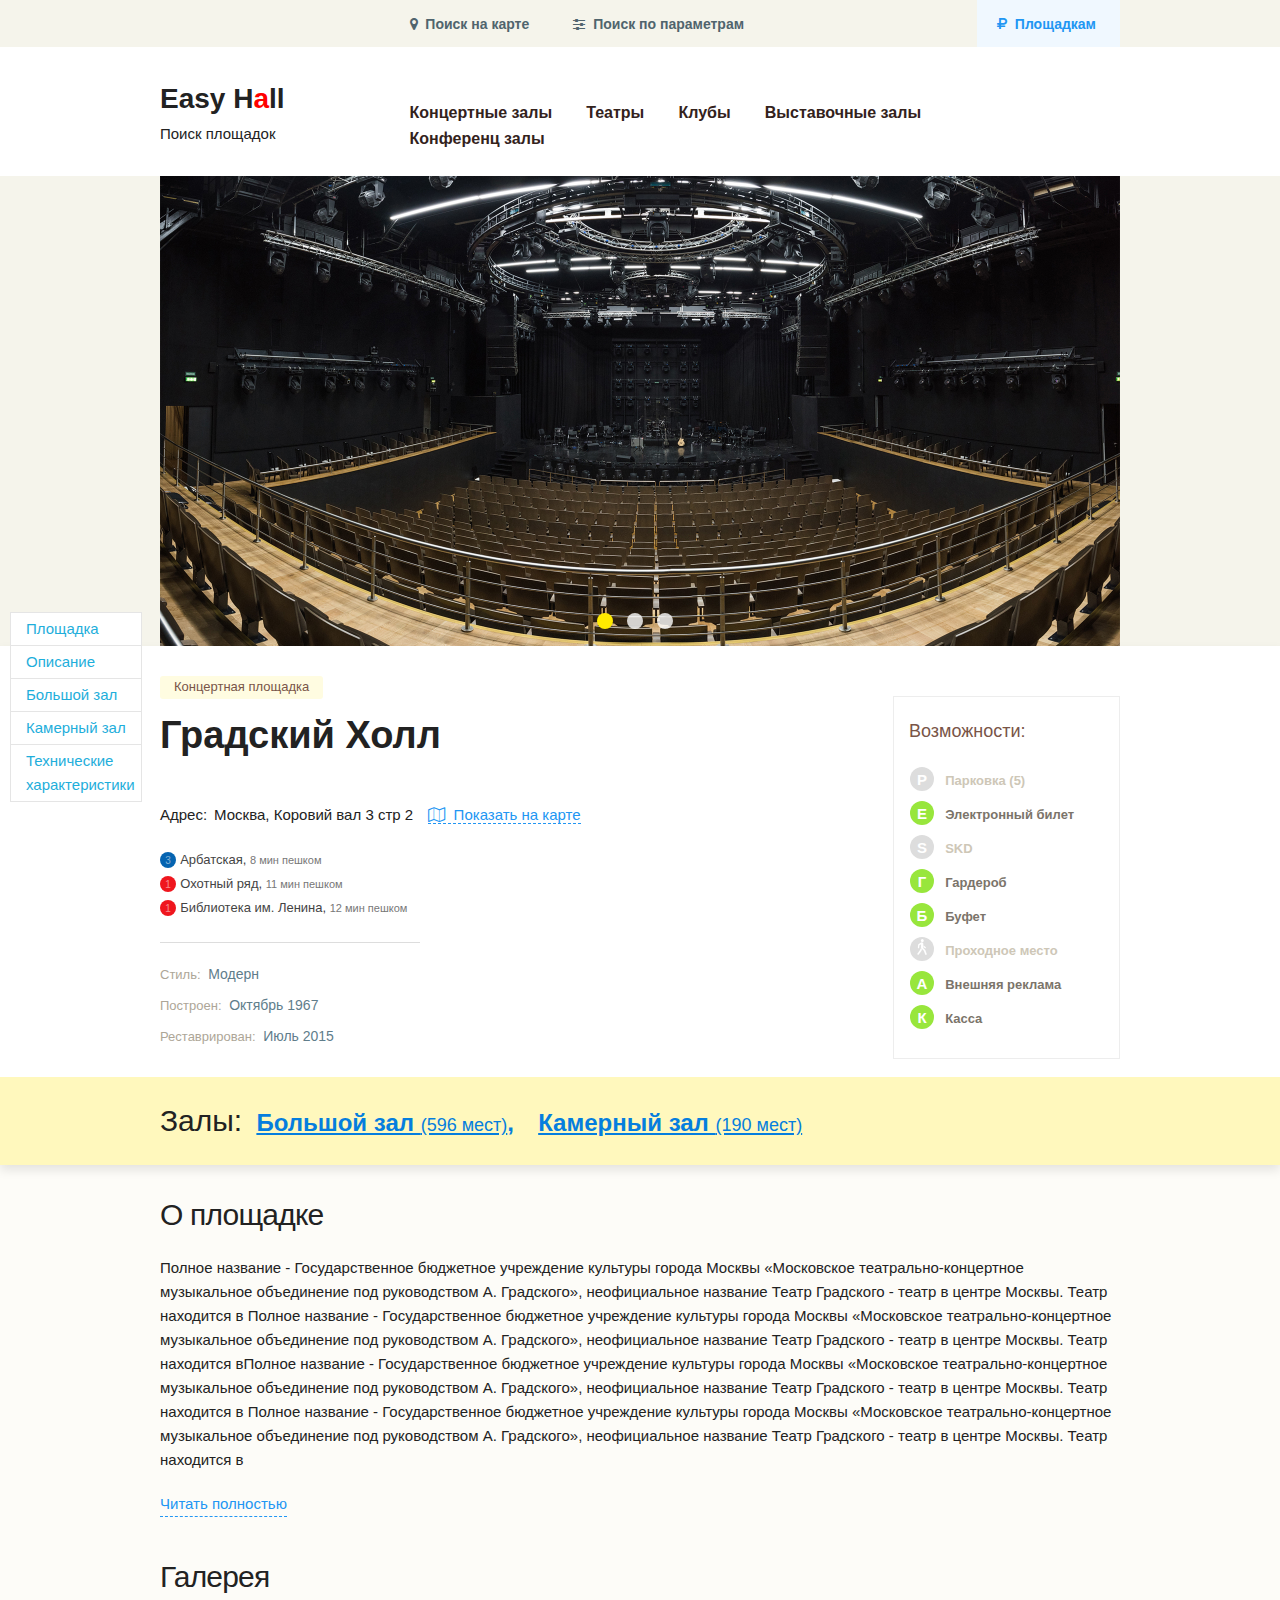
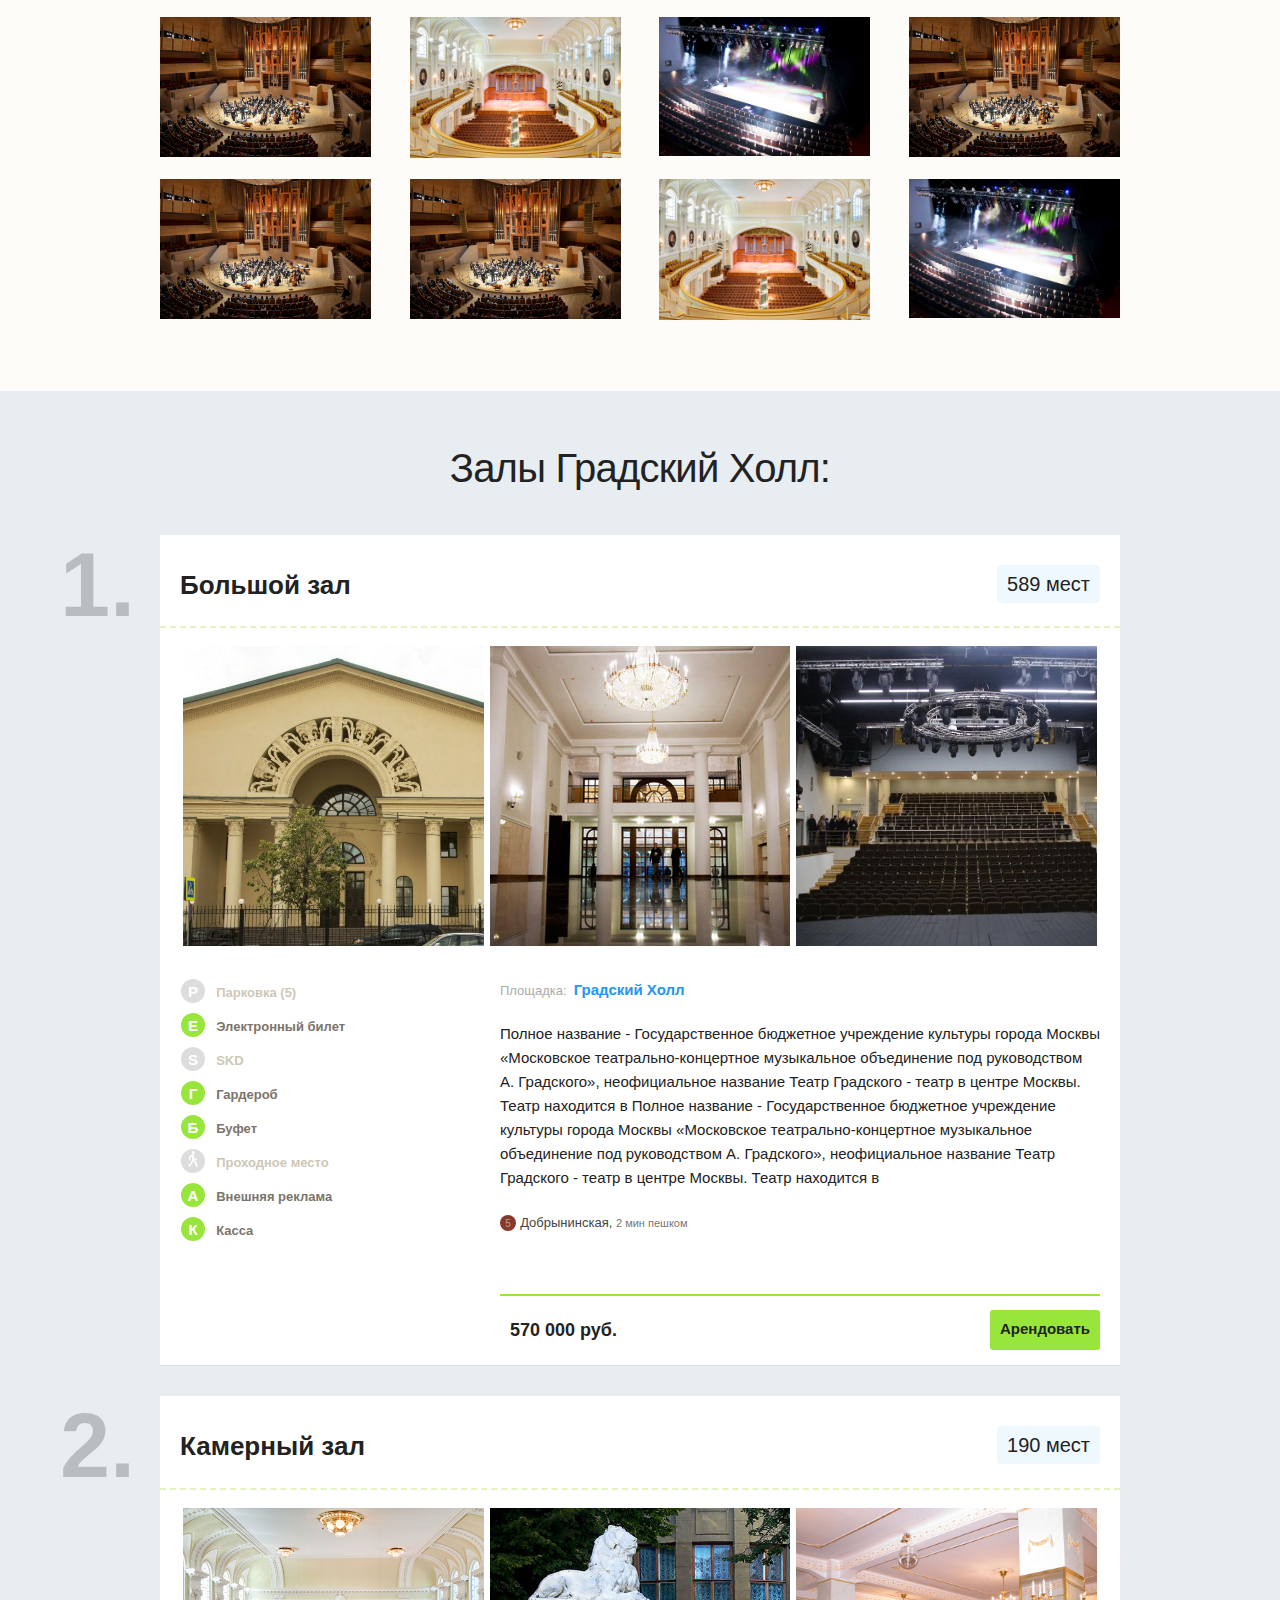
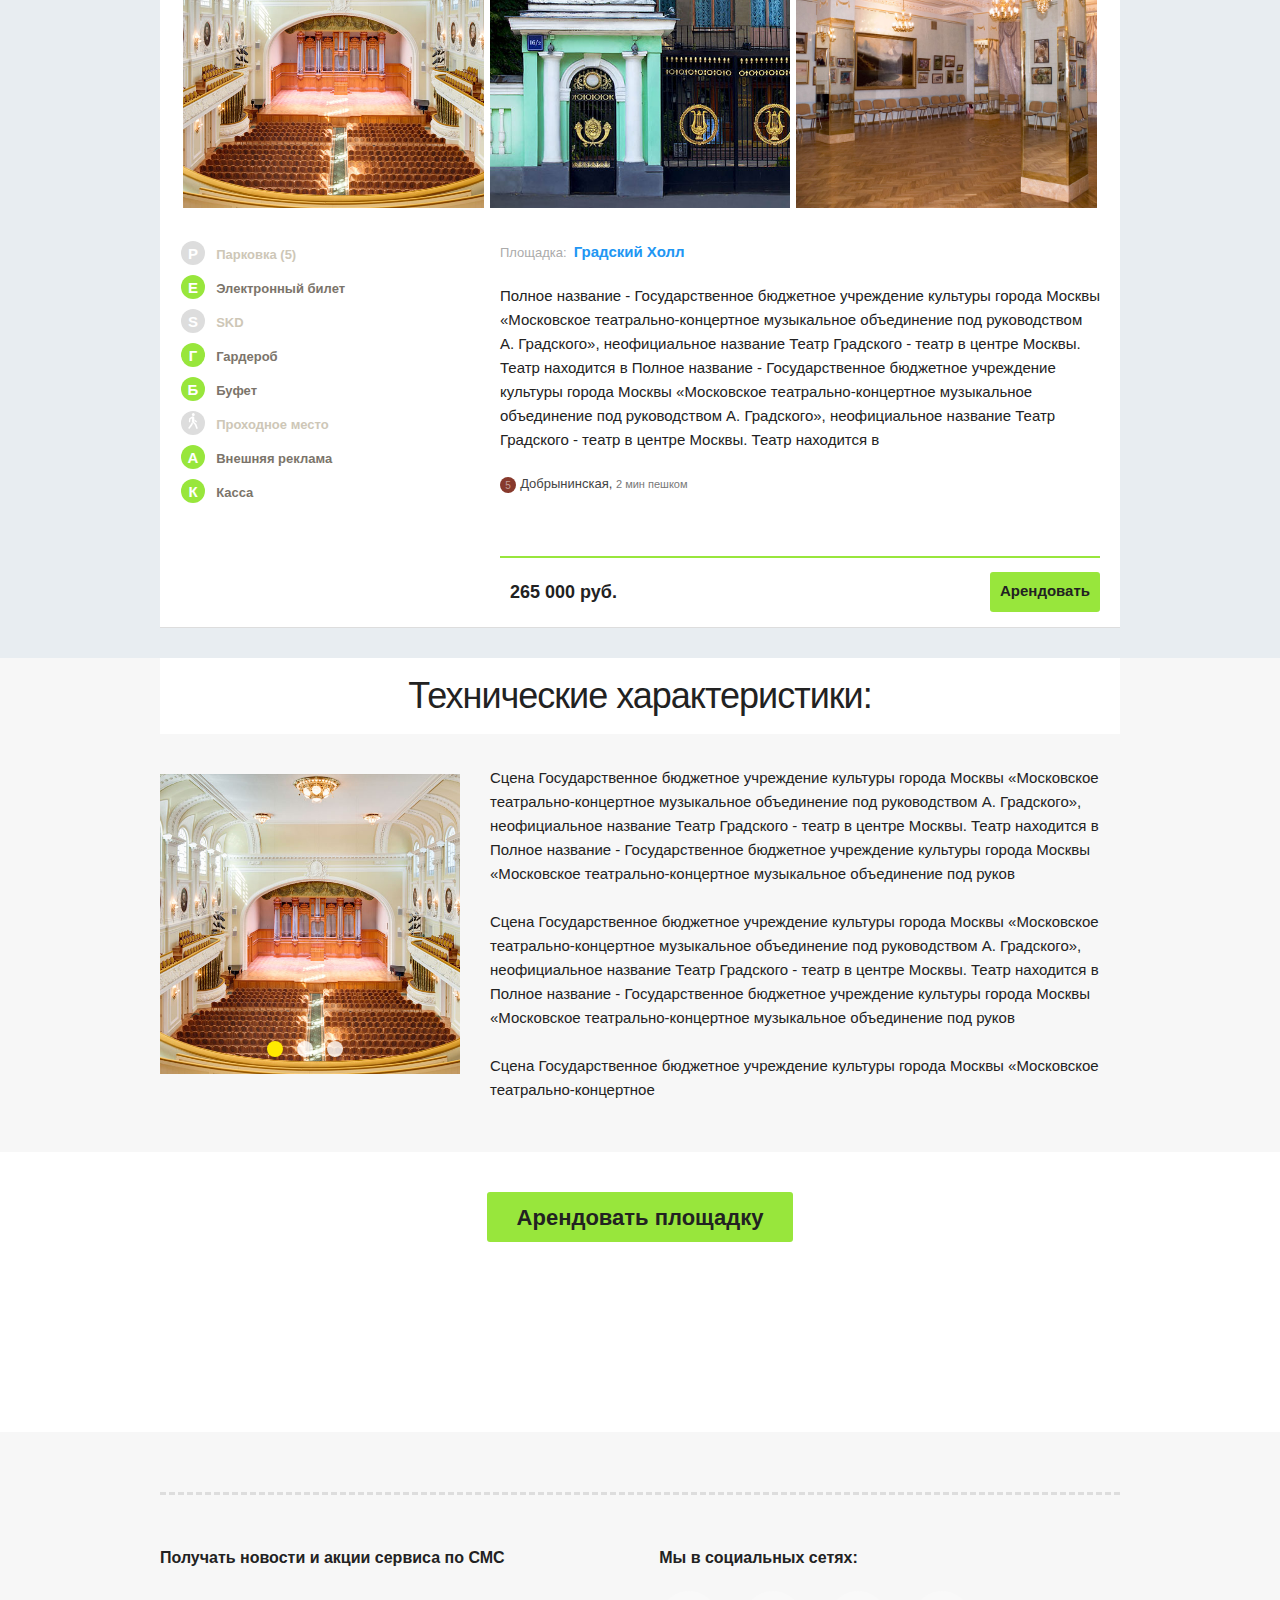
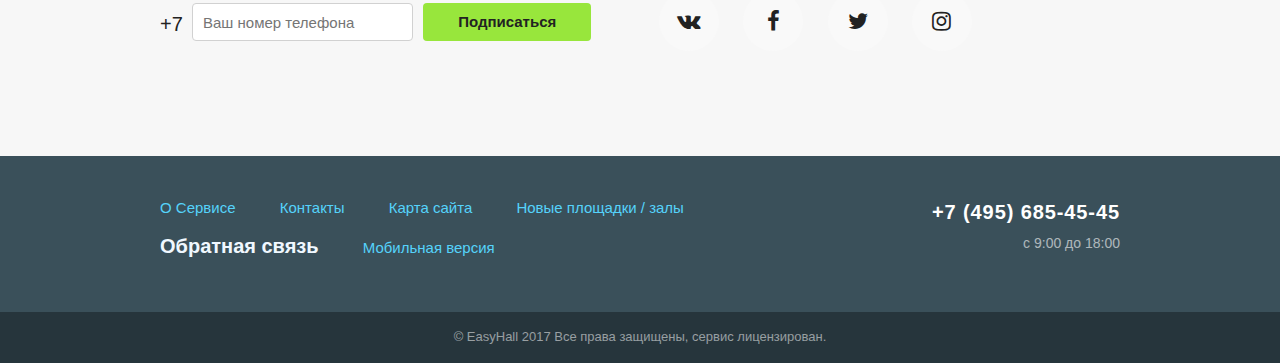
<file: venue.html>
<!DOCTYPE html>
<html>
<head>
    <meta charset="UTF-8">
    <title>Easy Hall - Аренда площадки</title>

    <link href="assets/img/favicon_mb.png" rel="shortcut icon" type="image/i-icon">

    <link rel="stylesheet" href="assets/plugins/Skeleton-2.0.4/css/normalize.css"/>
    <link rel="stylesheet" href="assets/plugins/Skeleton-2.0.4/css/skeleton.css"/>

    <link rel="stylesheet" href="assets/plugins/font-awesome-4.7.0/css/font-awesome.min.css"/>

    <link rel="stylesheet" href="assets/css/style.css"/>
    <link rel="stylesheet" href="assets/css/responsive.css"/>

</head>
<body class="tpl-hall tpl-venue">


<div class="pre-header">

    <div class="pre-header-buttons container">
        <div class="three columns">&nbsp;</div>
        <div class="nine columns">
            <div class="dib pre-header-btn"><i class="fa fa-map-marker"></i>&nbsp;&nbsp;Поиск на карте</div>
            <div class="dib pre-header-btn"><i class="fa fa-sliders"></i>&nbsp;&nbsp;Поиск по параметрам</div>
            <div class="dib pre-header-btn pre-header-venues"><i class="fa fa-ruble"></i>&nbsp;&nbsp;Площадкам</div>
        </div>

    </div>
</div>

<div class="header">

    <div class="container">

        <div class="logo three columns">
            <div class="logo-main">Easy H<span style="color:red;">a</span>ll</div>
            <div class="logo-sub">Поиск площадок</div>
        </div>

        <div class="main-menu nine columns">

            <a href="#" class="menu-i">Концертные залы</a>
            <a href="#" class="menu-i">Театры</a>
            <a href="#" class="menu-i">Клубы</a>
            <a href="#" class="menu-i">Выставочные залы</a>
            <a href="#" class="menu-i">Конференц залы</a>

        </div>

    </div>

</div>


<div class="h-bg-box">

    <div class="container">

        <div class="h-bg-holder">

            <div class="h-bg-train" style="width:300%;">

                <div class="h-bg-item" style="width:33.3333%; background-image: url(assets/img/hb1.jpg);"></div>
                <div class="h-bg-item" style="width:33.3333%; background-image: url(assets/img/hb2.jpeg);"></div>
                <div class="h-bg-item" style="width:33.3333%; background-image: url(assets/img/hb3.jpg);"></div>

            </div>

            <div class="hall-images-dots">
                <div class="hall-images-dot active"></div>
                <div class="hall-images-dot"></div>
                <div class="hall-images-dot"></div>
            </div>

        </div>

    </div>

</div>


<div class="site-content">

    <div class="container">
        <div class="h-navigation-box">
            <a class="h-navigation-item" href="#main">Площадка</a>
            <a class="h-navigation-item" href="#desc">Описание</a>
            <a class="h-navigation-item" href="#hall_1">Большой зал</a>
            <a class="h-navigation-item" href="#hall_2">Камерный зал</a>
            <a class="h-navigation-item" href="#tech">Технические характеристики</a>
        </div>
    </div>


    <div class="row">

        <div class="h-header-box" id="main">

            <div class="container">

                <div class="uni-title hall-title">Градский Холл</div>

                <div class="h-header-address-box">
                    <span class="address-prefix">Адрес:</span><span
                        class="h-header-address">Москва, Коровий вал 3 стр 2</span>
                    <span class="h-header-show-map"><i class="fa fa-map-o"></i>&nbsp;&nbsp;Показать на карте</span>
                </div>

                <div class="h-header-type">Концертная площадка</div>

                <div class="h-header-metro">
                    <div class="f-hall-metro-item">
                        <div class="f-hall-metro-circle" style="background-color: #0564b1;">3</div>
                        <div class="f-hall-metro-station">Арбатская, <span
                                class="f-hall-from-metro">8 мин пешком</span></div>
                    </div>
                    <div class="f-hall-metro-item">
                        <div class="f-hall-metro-circle" style="background-color: #ef161e;">1</div>
                        <div class="f-hall-metro-station">Охотный ряд, <span
                                class="f-hall-from-metro">11 мин пешком</span></div>
                    </div>
                    <div class="f-hall-metro-item">
                        <div class="f-hall-metro-circle" style="background-color: #ef161e;">1</div>
                        <div class="f-hall-metro-station">Библиотека им. Ленина, <span class="f-hall-from-metro">12 мин пешком</span>
                        </div>
                    </div>
                </div>

                <div class="v-info-box-parent">
                    <div class="h-info-box">
                        Стиль: <span class="h-info-data">Модерн</span>
                    </div>

                    <div class="h-info-box">
                        Построен: <span class="h-info-data">Октябрь 1967</span>
                    </div>

                    <div class="h-info-box">
                        Реставрирован: <span class="h-info-data">Июль 2015</span>
                    </div>
                </div>


                <div class="hall-tag-box">

                    <div class="h-tag-header">Возможности:</div>

                    <div class="venue-tag disabled" data-id="PARKING_5">
                        <div class="venue-tag-icon">P</div>
                        <div class="venue-tag-title">Парковка (5)</div>
                    </div>

                    <div class="venue-tag " data-id="PARKING_5">
                        <div class="venue-tag-icon">E</div>
                        <div class="venue-tag-title">Электронный билет</div>
                    </div>

                    <div class="venue-tag disabled" data-id="PARKING_5">
                        <div class="venue-tag-icon">S</div>
                        <div class="venue-tag-title">SKD</div>
                    </div>

                    <div class="venue-tag" data-id="PARKING_5">
                        <div class="venue-tag-icon">Г</div>
                        <div class="venue-tag-title">Гардероб</div>
                    </div>

                    <div class="venue-tag" data-id="PARKING_5">
                        <div class="venue-tag-icon">Б</div>
                        <div class="venue-tag-title">Буфет</div>
                    </div>

                    <div class="venue-tag disabled" data-id="PASSAGE_PLACE">
                        <div class="venue-tag-icon"><img src="assets/img/walk.png"></div>
                        <div class="venue-tag-title">Проходное место</div>
                    </div>

                    <div class="venue-tag" data-id="PARKING_5">
                        <div class="venue-tag-icon">А</div>
                        <div class="venue-tag-title">Внешняя реклама</div>
                    </div>

                    <div class="venue-tag" data-id="PARKING_5">
                        <div class="venue-tag-icon">К</div>
                        <div class="venue-tag-title">Касса</div>
                    </div>

                </div>

            </div>

            <div class="v-halls-box">
                <div class="container">

                    <div class="v-hall-prefix">Залы:</div>
                    <a href="#hall_1" class="v-hall-item">Большой зал <span class="v-hall-item-places">(596 мест)</span>,</a>
                    <a href="#hall_2" class="v-hall-item">Камерный зал <span class="v-hall-item-places">(190 мест)</span></a>

                </div>

            </div>

        </div>

    </div>

    <div class="row">

        <div class="h-body-box">

            <div class="container">

                <div class="twelve columns">


                    <div class="h-body-description" id="desc">

                        <h4>О площадке</h4>

                        Полное название - Государственное бюджетное учреждение культуры города Москвы «Московское
                        театрально-концертное музыкальное объединение под руководством А. Градского», неофициальное
                        название
                        Театр Градского - театр в центре Москвы. Театр находится в Полное название - Государственное
                        бюджетное
                        учреждение культуры города Москвы «Московское театрально-концертное музыкальное объединение под
                        руководством А. Градского», неофициальное название Театр Градского - театр в центре Москвы.
                        Театр
                        находится вПолное название - Государственное бюджетное учреждение культуры города Москвы
                        «Московское
                        театрально-концертное музыкальное объединение под руководством А. Градского», неофициальное
                        название
                        Театр Градского - театр в центре Москвы. Театр находится в Полное название - Государственное
                        бюджетное
                        учреждение культуры города Москвы «Московское театрально-концертное музыкальное объединение под
                        руководством А. Градского», неофициальное название Театр Градского - театр в центре Москвы.
                        Театр
                        находится в

                        <div class="h-desc-read-more-box">
                            <div class="h-desc-read-more">Читать полностью</div>
                        </div>

                        <div class="h-gallery-box">

                            <h4>Галерея</h4>

                            <div class="row">

                                <div class="three columns">
                                    <div class="h-gallery-img">
                                        <img src="assets/img/hall-1.png"/>
                                    </div>
                                </div>

                                <div class="three columns">
                                    <div class="h-gallery-img">
                                        <img src="assets/img/hall-2.jpg"/>
                                    </div>
                                </div>

                                <div class="three columns">
                                    <div class="h-gallery-img">
                                        <img src="assets/img/hall-3.png"/>
                                    </div>
                                </div>

                                <div class="three columns">
                                    <div class="h-gallery-img">
                                        <img src="assets/img/hall-1.png"/>
                                    </div>
                                </div>

                            </div>

                            <div class="row">

                                <div class="three columns">
                                    <div class="h-gallery-img">
                                        <img src="assets/img/hall-1.png"/>
                                    </div>
                                </div>

                                <div class="three columns">
                                    <div class="h-gallery-img">
                                        <img src="assets/img/hall-1.png"/>
                                    </div>
                                </div>


                                <div class="three columns">
                                    <div class="h-gallery-img">
                                        <img src="assets/img/hall-2.jpg"/>
                                    </div>
                                </div>

                                <div class="three columns">
                                    <div class="h-gallery-img">
                                        <img src="assets/img/hall-3.png"/>
                                    </div>
                                </div>


                            </div>

                        </div>

                    </div>

                </div>

            </div>
        </div>
    </div>

    <div class="row">

        <div class="v-halls-full-box">

            <div class="container">


                <h4 class="v-halls-full-title">Залы Градский Холл:</h4>

                <div class="row">
                    <div class="twelve columns venue-box expanded" id="hall_1">

                        <div class="v-hall-index">1.</div>

                        <div class="venue-title-expanded">Большой зал</div>
                        <div class="venue-places-expanded">589 мест</div>

                        <div class="venue-devider"></div>

                        <div class="venue-images-box">
                            <div class="venue-images-train">
                                <div class="venue-image"><img src="assets/img/venue-1.jpg" class=""/></div>
                                <div class="venue-image"><img src="assets/img/venue-2.jpg" class=""/></div>
                                <div class="venue-image"><img src="assets/img/venue-3.jpg" class=""/></div>
                            </div>
                            <div class="venue-images-dots">
                                <div class="venue-images-dot active"></div>
                                <div class="venue-images-dot"></div>
                                <div class="venue-images-dot"></div>
                            </div>

                        </div>


                        <div class="venue-tag-box">
                            <div class="venue-tag disabled" data-id="PARKING_5">
                                <div class="venue-tag-icon">P</div>
                                <div class="venue-tag-title">Парковка (5)</div>
                            </div>

                            <div class="venue-tag " data-id="PARKING_5">
                                <div class="venue-tag-icon">E</div>
                                <div class="venue-tag-title">Электронный билет</div>
                            </div>

                            <div class="venue-tag disabled" data-id="PARKING_5">
                                <div class="venue-tag-icon">S</div>
                                <div class="venue-tag-title">SKD</div>
                            </div>

                            <div class="venue-tag" data-id="PARKING_5">
                                <div class="venue-tag-icon">Г</div>
                                <div class="venue-tag-title">Гардероб</div>
                            </div>

                            <div class="venue-tag" data-id="PARKING_5">
                                <div class="venue-tag-icon">Б</div>
                                <div class="venue-tag-title">Буфет</div>
                            </div>

                            <div class="venue-tag disabled" data-id="PASSAGE_PLACE">
                                <div class="venue-tag-icon"><img src="assets/img/walk.png"></div>
                                <div class="venue-tag-title">Проходное место</div>
                            </div>

                            <div class="venue-tag" data-id="PARKING_5">
                                <div class="venue-tag-icon">А</div>
                                <div class="venue-tag-title">Внешняя реклама</div>
                            </div>

                            <div class="venue-tag" data-id="PARKING_5">
                                <div class="venue-tag-icon">К</div>
                                <div class="venue-tag-title">Касса</div>
                            </div>

                        </div>

                        <div class="venue-info">
                            <div class="venue-title">Большой зал</div>
                            <span class="venue-prefix-expanded">Площадка:</span><a href="#" target="_blank" class="venue-venue">Градский Холл</a>
                            <div class="venue-description">
                                Полное название - Государственное бюджетное учреждение культуры города Москвы «Московское
                                театрально-концертное музыкальное объединение под руководством А. Градского», неофициальное
                                название Театр Градского - театр в центре Москвы. Театр находится в
                                Полное название - Государственное бюджетное учреждение культуры города Москвы «Московское
                                театрально-концертное музыкальное объединение под руководством А. Градского», неофициальное
                                название Театр Градского - театр в центре Москвы. Театр находится в
                            </div>
                            <div class="f-hall-metro-item">
                                <div class="f-hall-metro-circle" style="background-color: #87392c;">5</div>
                                <div class="f-hall-metro-station">Добрынинская, <span
                                        class="f-hall-from-metro">2 мин пешком</span></div>
                            </div>
                            <div class="venue-places">589 мест</div>
                            <div class="f-hall-order">
                                <div class="f-hall-rent-price">570 000 руб.</div>
                                <div class="f-hall-order-cta">Арендовать</div>
                            </div>
                        </div>



                    </div>


                    <div class="twelve columns venue-box expanded" id="hall_2">

                        <div class="v-hall-index">2.</div>

                        <div class="venue-title-expanded">Камерный зал</div>
                        <div class="venue-places-expanded">190 мест</div>

                        <div class="venue-devider"></div>

                        <div class="venue-images-box">
                            <div class="venue-images-train">
                                <div class="venue-image"><img src="assets/img/venue-4.jpg" class=""/></div>
                                <div class="venue-image"><img src="assets/img/venue-7.jpg" class=""/></div>
                                <div class="venue-image"><img src="assets/img/venue-9.jpg" class=""/></div>
                            </div>
                            <div class="venue-images-dots">
                                <div class="venue-images-dot active"></div>
                                <div class="venue-images-dot"></div>
                                <div class="venue-images-dot"></div>
                            </div>

                        </div>


                        <div class="venue-tag-box">
                            <div class="venue-tag disabled" data-id="PARKING_5">
                                <div class="venue-tag-icon">P</div>
                                <div class="venue-tag-title">Парковка (5)</div>
                            </div>

                            <div class="venue-tag " data-id="PARKING_5">
                                <div class="venue-tag-icon">E</div>
                                <div class="venue-tag-title">Электронный билет</div>
                            </div>

                            <div class="venue-tag disabled" data-id="PARKING_5">
                                <div class="venue-tag-icon">S</div>
                                <div class="venue-tag-title">SKD</div>
                            </div>

                            <div class="venue-tag" data-id="PARKING_5">
                                <div class="venue-tag-icon">Г</div>
                                <div class="venue-tag-title">Гардероб</div>
                            </div>

                            <div class="venue-tag" data-id="PARKING_5">
                                <div class="venue-tag-icon">Б</div>
                                <div class="venue-tag-title">Буфет</div>
                            </div>

                            <div class="venue-tag disabled" data-id="PASSAGE_PLACE">
                                <div class="venue-tag-icon"><img src="assets/img/walk.png"></div>
                                <div class="venue-tag-title">Проходное место</div>
                            </div>

                            <div class="venue-tag" data-id="PARKING_5">
                                <div class="venue-tag-icon">А</div>
                                <div class="venue-tag-title">Внешняя реклама</div>
                            </div>

                            <div class="venue-tag" data-id="PARKING_5">
                                <div class="venue-tag-icon">К</div>
                                <div class="venue-tag-title">Касса</div>
                            </div>

                        </div>

                        <div class="venue-info">
                            <div class="venue-title">Градский Холл - Большой зал</div>
                            <span class="venue-prefix-expanded">Площадка:</span><a href="#" target="_blank" class="venue-venue">Градский Холл</a>
                            <div class="venue-description">
                                Полное название - Государственное бюджетное учреждение культуры города Москвы «Московское
                                театрально-концертное музыкальное объединение под руководством А. Градского», неофициальное
                                название Театр Градского - театр в центре Москвы. Театр находится в
                                Полное название - Государственное бюджетное учреждение культуры города Москвы «Московское
                                театрально-концертное музыкальное объединение под руководством А. Градского», неофициальное
                                название Театр Градского - театр в центре Москвы. Театр находится в
                            </div>
                            <div class="f-hall-metro-item">
                                <div class="f-hall-metro-circle" style="background-color: #87392c;">5</div>
                                <div class="f-hall-metro-station">Добрынинская, <span
                                        class="f-hall-from-metro">2 мин пешком</span></div>
                            </div>
                            <div class="venue-places">190 мест</div>
                            <div class="f-hall-order">
                                <div class="f-hall-rent-price">265 000 руб.</div>
                                <div class="f-hall-order-cta">Арендовать</div>
                            </div>
                        </div>



                    </div>

                </div>

            </div>

        </div>

    </div>

    <div class="row">

        <div class="h-part-info">

            <div class="container">

                <h3 class="h-devider" id="tech">Технические характеристики:</h3>


                <div class="venue-images-box">
                    <div class="venue-images-train" style="width:900px;">
                        <div class="venue-image"><img src="assets/img/venue-4.jpg" class=""/></div>
                        <div class="venue-image"><img src="assets/img/venue-5.jpg" class=""/></div>
                        <div class="venue-image"><img src="assets/img/venue-6.jpg" class=""/></div>
                    </div>
                    <div class="venue-images-dots">
                        <div class="venue-images-dot active"></div>
                        <div class="venue-images-dot"></div>
                        <div class="venue-images-dot"></div>
                    </div>

                </div>

                <div class="h-right-desc h-stage-desc">
                    Сцена Государственное бюджетное учреждение культуры города Москвы «Московское
                    театрально-концертное музыкальное объединение под руководством А. Градского», неофициальное название
                    Театр Градского - театр в центре Москвы. Театр находится в Полное название - Государственное
                    бюджетное учреждение культуры города Москвы «Московское театрально-концертное музыкальное
                    объединение под руков
                    <br/><br/>
                    Сцена Государственное бюджетное учреждение культуры города Москвы «Московское
                    театрально-концертное музыкальное объединение под руководством А. Градского», неофициальное название
                    Театр Градского - театр в центре Москвы. Театр находится в Полное название - Государственное
                    бюджетное учреждение культуры города Москвы «Московское театрально-концертное музыкальное
                    объединение под руков
                    <br/><br/>
                    Сцена Государственное бюджетное учреждение культуры города Москвы «Московское
                    театрально-концертное
                </div>




            </div>


        </div>

    </div>

    <div class="row">
        <div class="h-wide-rent-box">

            <div class="container">

                <div class="h-header-rent">Арендовать площадку</div>

            </div>

        </div>
    </div>



    <div class="promo-block row">
        <div class="container">



            <div class="devider"></div>

            <div class="row">

                <div class="six columns">

                    <div class="fw600 subscription-title">Получать новости и акции сервиса по СМС</div>

                    <div class="subscription-block">
                        <span class="plus-7">+7</span>
                        <input type="tel" class="subscription-sms" placeholder="Ваш номер телефона"/>

                        <div class="subscription-sms-submit">Подписаться</div>
                    </div>


                </div>

                <div class="six columns">

                    <div class="fw600 subscription-title">Мы в социальных сетях:</div>

                    <div class="social-icon social-vk"><i class="fa fa-vk"></i></div>
                    <div class="social-icon social-fb"><i class="fa fa-facebook"></i></div>
                    <div class="social-icon social-tw"><i class="fa fa-twitter"></i></div>
                    <div class="social-icon social-in"><i class="fa fa-instagram"></i></div>

                </div>

            </div>


        </div>
    </div>


</div>

<div class="pre-footer">

    <div class="container">
        <div class="nine columns">
            <a class="pre-footer-link" href="#">О Сервисе</a>
            <a class="pre-footer-link" href="#">Контакты</a>
            <a class="pre-footer-link" href="#">Карта сайта</a>
            <a class="pre-footer-link" href="#">Новые площадки / залы</a>
            <a class="pre-footer-link pre-footer-feedback" href="#">Обратная связь</a>
            <a class="pre-footer-link" href="#">Мобильная версия</a>
        </div>

        <div class="three columns">
            <div class="pre-footer-phone">
                +7 (495) 685-45-45
            </div>
            <div class="pre-footer-phone-time">
                с 9:00 до 18:00
            </div>
        </div>
    </div>

</div>

<div class="footer">
    <div class="copyright">
        © EasyHall 2017 Все права защищены, сервис лицензирован.
    </div>
</div>


<script type="text/javascript" src="assets/js/jquery-3.2.1.min.js"></script>
<script type="text/javascript" src="assets/js/temp.js"></script>
<script type="text/javascript" src="assets/js/script.js"></script>

</body>
</html>
</file>
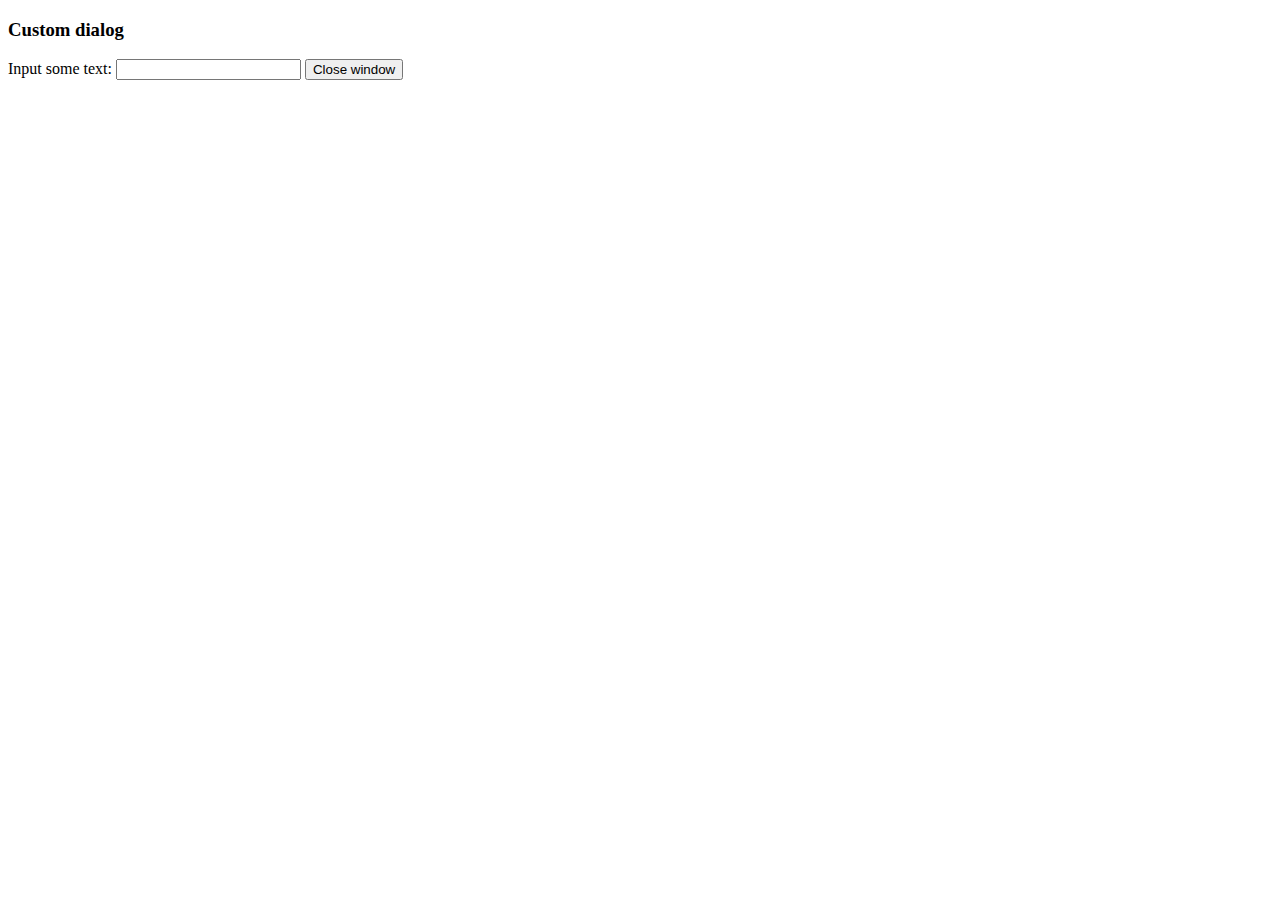
<file: assets/plugins/tinymce/js/tinymce/plugins/example/dialog.html>
<!DOCTYPE html>
<html>
<body>
	<h3>Custom dialog</h3>
	Input some text: <input id="content">
	<button onclick="top.tinymce.activeEditor.windowManager.getWindows()[0].close();">Close window</button>
</body>
</html>
</file>
<file: assets/plugins/Skeleton-2.0.4/css/skeleton.css>
/*
* Skeleton V2.0.4
* Copyright 2014, Dave Gamache
* www.getskeleton.com
* Free to use under the MIT license.
* http://www.opensource.org/licenses/mit-license.php
* 12/29/2014
*/


/* Table of contents
––––––––––––––––––––––––––––––––––––––––––––––––––
- Grid
- Base Styles
- Typography
- Links
- Buttons
- Forms
- Lists
- Code
- Tables
- Spacing
- Utilities
- Clearing
- Media Queries
*/


/* Grid
–––––––––––––––––––––––––––––––––––––––––––––––––– */
.container {
  position: relative;
  width: 100%;
  max-width: 960px;
  margin: 0 auto;
  padding: 0 20px;
  box-sizing: border-box; }
.column,
.columns {
  width: 100%;
  float: left;
  box-sizing: border-box; }

/* For devices larger than 400px */
@media (min-width: 400px) {
  .container {
    width: 85%;
    padding: 0; }
}

/* For devices larger than 550px */
@media (min-width: 550px) {
  .container {
    width: 80%; }
  .column,
  .columns {
    margin-left: 4%; }
  .column:first-child,
  .columns:first-child {
    margin-left: 0; }

  .one.column,
  .one.columns                    { width: 4.66666666667%; }
  .two.columns                    { width: 13.3333333333%; }
  .three.columns                  { width: 22%;            }
  .four.columns                   { width: 30.6666666667%; }
  .five.columns                   { width: 39.3333333333%; }
  .six.columns                    { width: 48%;            }
  .seven.columns                  { width: 56.6666666667%; }
  .eight.columns                  { width: 65.3333333333%; }
  .nine.columns                   { width: 74.0%;          }
  .ten.columns                    { width: 82.6666666667%; }
  .eleven.columns                 { width: 91.3333333333%; }
  .twelve.columns                 { width: 100%; margin-left: 0; }

  .one-third.column               { width: 30.6666666667%; }
  .two-thirds.column              { width: 65.3333333333%; }

  .one-half.column                { width: 48%; }

  /* Offsets */
  .offset-by-one.column,
  .offset-by-one.columns          { margin-left: 8.66666666667%; }
  .offset-by-two.column,
  .offset-by-two.columns          { margin-left: 17.3333333333%; }
  .offset-by-three.column,
  .offset-by-three.columns        { margin-left: 26%;            }
  .offset-by-four.column,
  .offset-by-four.columns         { margin-left: 34.6666666667%; }
  .offset-by-five.column,
  .offset-by-five.columns         { margin-left: 43.3333333333%; }
  .offset-by-six.column,
  .offset-by-six.columns          { margin-left: 52%;            }
  .offset-by-seven.column,
  .offset-by-seven.columns        { margin-left: 60.6666666667%; }
  .offset-by-eight.column,
  .offset-by-eight.columns        { margin-left: 69.3333333333%; }
  .offset-by-nine.column,
  .offset-by-nine.columns         { margin-left: 78.0%;          }
  .offset-by-ten.column,
  .offset-by-ten.columns          { margin-left: 86.6666666667%; }
  .offset-by-eleven.column,
  .offset-by-eleven.columns       { margin-left: 95.3333333333%; }

  .offset-by-one-third.column,
  .offset-by-one-third.columns    { margin-left: 34.6666666667%; }
  .offset-by-two-thirds.column,
  .offset-by-two-thirds.columns   { margin-left: 69.3333333333%; }

  .offset-by-one-half.column,
  .offset-by-one-half.columns     { margin-left: 52%; }

}


/* Base Styles
–––––––––––––––––––––––––––––––––––––––––––––––––– */
/* NOTE
html is set to 62.5% so that all the REM measurements throughout Skeleton
are based on 10px sizing. So basically 1.5rem = 15px :) */
html {
  font-size: 62.5%; }
body {
  font-size: 1.5em; /* currently ems cause chrome bug misinterpreting rems on body element */
  line-height: 1.6;
  font-weight: 400;
  font-family: "Raleway", "HelveticaNeue", "Helvetica Neue", Helvetica, Arial, sans-serif;
  color: #222; }


/* Typography
–––––––––––––––––––––––––––––––––––––––––––––––––– */
h1, h2, h3, h4, h5, h6 {
  margin-top: 0;
  margin-bottom: 2rem;
  font-weight: 300; }
h1 { font-size: 4.0rem; line-height: 1.2;  letter-spacing: -.1rem;}
h2 { font-size: 3.6rem; line-height: 1.25; letter-spacing: -.1rem; }
h3 { font-size: 3.0rem; line-height: 1.3;  letter-spacing: -.1rem; }
h4 { font-size: 2.4rem; line-height: 1.35; letter-spacing: -.08rem; }
h5 { font-size: 1.8rem; line-height: 1.5;  letter-spacing: -.05rem; }
h6 { font-size: 1.5rem; line-height: 1.6;  letter-spacing: 0; }

/* Larger than phablet */
@media (min-width: 550px) {
  h1 { font-size: 5.0rem; }
  h2 { font-size: 4.2rem; }
  h3 { font-size: 3.6rem; }
  h4 { font-size: 3.0rem; }
  h5 { font-size: 2.4rem; }
  h6 { font-size: 1.5rem; }
}

p {
  margin-top: 0; }


/* Links
–––––––––––––––––––––––––––––––––––––––––––––––––– */
a {
  color: #1EAEDB; }
a:hover {
  color: #0FA0CE; }


/* Buttons
–––––––––––––––––––––––––––––––––––––––––––––––––– */
.button,
button,
input[type="submit"],
input[type="reset"],
input[type="button"] {
  display: inline-block;
  height: 38px;
  padding: 0 30px;
  color: #555;
  text-align: center;
  font-size: 11px;
  font-weight: 600;
  line-height: 38px;
  letter-spacing: .1rem;
  text-transform: uppercase;
  text-decoration: none;
  white-space: nowrap;
  background-color: transparent;
  border-radius: 4px;
  border: 1px solid #bbb;
  cursor: pointer;
  box-sizing: border-box; }
.button:hover,
button:hover,
input[type="submit"]:hover,
input[type="reset"]:hover,
input[type="button"]:hover,
.button:focus,
button:focus,
input[type="submit"]:focus,
input[type="reset"]:focus,
input[type="button"]:focus {
  color: #333;
  border-color: #888;
  outline: 0; }
.button.button-primary,
button.button-primary,
input[type="submit"].button-primary,
input[type="reset"].button-primary,
input[type="button"].button-primary {
  color: #FFF;
  background-color: #33C3F0;
  border-color: #33C3F0; }
.button.button-primary:hover,
button.button-primary:hover,
input[type="submit"].button-primary:hover,
input[type="reset"].button-primary:hover,
input[type="button"].button-primary:hover,
.button.button-primary:focus,
button.button-primary:focus,
input[type="submit"].button-primary:focus,
input[type="reset"].button-primary:focus,
input[type="button"].button-primary:focus {
  color: #FFF;
  background-color: #1EAEDB;
  border-color: #1EAEDB; }


/* Forms
–––––––––––––––––––––––––––––––––––––––––––––––––– */
input[type="email"],
input[type="number"],
input[type="search"],
input[type="text"],
input[type="tel"],
input[type="url"],
input[type="password"],
textarea,
select {
  height: 38px;
  padding: 6px 10px; /* The 6px vertically centers text on FF, ignored by Webkit */
  background-color: #fff;
  border: 1px solid #D1D1D1;
  border-radius: 4px;
  box-shadow: none;
  box-sizing: border-box; }
/* Removes awkward default styles on some inputs for iOS */
input[type="email"],
input[type="number"],
input[type="search"],
input[type="text"],
input[type="tel"],
input[type="url"],
input[type="password"],
textarea {
  -webkit-appearance: none;
     -moz-appearance: none;
          appearance: none; }
textarea {
  min-height: 65px;
  padding-top: 6px;
  padding-bottom: 6px; }
input[type="email"]:focus,
input[type="number"]:focus,
input[type="search"]:focus,
input[type="text"]:focus,
input[type="tel"]:focus,
input[type="url"]:focus,
input[type="password"]:focus,
textarea:focus,
select:focus {
  border: 1px solid #33C3F0;
  outline: 0; }
label,
legend {
  display: block;
  margin-bottom: .5rem;
  font-weight: 600; }
fieldset {
  padding: 0;
  border-width: 0; }
input[type="checkbox"],
input[type="radio"] {
  display: inline; }
label > .label-body {
  display: inline-block;
  margin-left: .5rem;
  font-weight: normal; }


/* Lists
–––––––––––––––––––––––––––––––––––––––––––––––––– */
ul {
  list-style: circle inside; }
ol {
  list-style: decimal inside; }
ol, ul {
  padding-left: 0;
  margin-top: 0; }
ul ul,
ul ol,
ol ol,
ol ul {
  margin: 1.5rem 0 1.5rem 3rem;
  font-size: 90%; }
li {
  margin-bottom: 1rem; }


/* Code
–––––––––––––––––––––––––––––––––––––––––––––––––– */
code {
  padding: .2rem .5rem;
  margin: 0 .2rem;
  font-size: 90%;
  white-space: nowrap;
  background: #F1F1F1;
  border: 1px solid #E1E1E1;
  border-radius: 4px; }
pre > code {
  display: block;
  padding: 1rem 1.5rem;
  white-space: pre; }


/* Tables
–––––––––––––––––––––––––––––––––––––––––––––––––– */
th,
td {
  padding: 12px 15px;
  text-align: left;
  border-bottom: 1px solid #E1E1E1; }
th:first-child,
td:first-child {
  padding-left: 0; }
th:last-child,
td:last-child {
  padding-right: 0; }


/* Spacing
–––––––––––––––––––––––––––––––––––––––––––––––––– */
button,
.button {
  margin-bottom: 1rem; }
input,
textarea,
select,
fieldset {
  margin-bottom: 1.5rem; }
pre,
blockquote,
dl,
figure,
table,
p,
ul,
ol,
form {
  margin-bottom: 2.5rem; }


/* Utilities
–––––––––––––––––––––––––––––––––––––––––––––––––– */
.u-full-width {
  width: 100%;
  box-sizing: border-box; }
.u-max-full-width {
  max-width: 100%;
  box-sizing: border-box; }
.u-pull-right {
  float: right; }
.u-pull-left {
  float: left; }


/* Misc
–––––––––––––––––––––––––––––––––––––––––––––––––– */
hr {
  margin-top: 3rem;
  margin-bottom: 3.5rem;
  border-width: 0;
  border-top: 1px solid #E1E1E1; }


/* Clearing
–––––––––––––––––––––––––––––––––––––––––––––––––– */

/* Self Clearing Goodness */
.container:after,
.row:after,
.u-cf {
  content: "";
  display: table;
  clear: both; }


/* Media Queries
–––––––––––––––––––––––––––––––––––––––––––––––––– */
/*
Note: The best way to structure the use of media queries is to create the queries
near the relevant code. For example, if you wanted to change the styles for buttons
on small devices, paste the mobile query code up in the buttons section and style it
there.
*/


/* Larger than mobile */
@media (min-width: 400px) {}

/* Larger than phablet (also point when grid becomes active) */
@media (min-width: 550px) {}

/* Larger than tablet */
@media (min-width: 750px) {}

/* Larger than desktop */
@media (min-width: 1000px) {}

/* Larger than Desktop HD */
@media (min-width: 1200px) {}
</file>
<file: assets/css/style.css>
.wid50pr{
    width: 50%;
}
.flLeft{
    float: left;
}
.dib{
    display: inline-block;
}
.tac{
    text-align: center;
}


.pre-header-buttons{

}
.pre-header{
    background-color: rgba(232, 229, 208, 0.43);
}
.pre-header-btn{
    padding-top: 13px;
    cursor: pointer;
    font-size: 14px;
    margin-left: 40px;
    font-weight: bold;
    padding-bottom: 12px;
    color: #50646d;
}
.pre-header-btn:first-child{
    margin-left: 0;
}
.pre-header-btn:hover i{
    color: red;
}
.logo-main {
    font-size: 28px;
    font-weight: bold;
}
.logo {
    padding-top: 30px;
    padding-bottom: 30px;
}
.menu-i{
    text-decoration: none;
    padding-right: 30px;
    font-size: 16px;
    font-weight: bold;
    color: #33221c;
    white-space: nowrap;
}
.main-menu {
    padding-top: 53px;
}

.menu-i:hover{
    color: #ff6156;
}
.main-search-bg{
    background-image: url(../img/26732636684b1d0b67f7095d056b3b16.jpg);
    width: 100%;
    height: 420px;
    background-position: 50% bottom;
    position: absolute;
    background-size: cover;

}
.main-search-param-dd {
    display: none;

    position: absolute;
    background-color: #fffdee;
    width: 100%;
    left: 0;
    top: 60px;
    border-radius: 0 0 4px 4px;
    z-index: 20;
}
.main-search-block {
    /*display: inline-block;*/


    position: relative;

    cursor: pointer;

}
.main-search-box {
    text-align: center;
    padding-top: 160px;
}
.main-search-param-angle-up {
    position: absolute;
    top: 14px;
    right: 12px;
}
.main-search-param-angle-down {
    position: absolute;
    top: 26px;
    right: 12px;
}
.main-search-table td:first-child .main-search-param-box{
    border-radius: 4px 0 0 4px;
}
.main-search-table td:last-child  .main-search-param-box{
    border-radius: 0 4px 4px 0;
}

.main-search-table td:first-child .main-search-param-box{
    font-weight: bold;
    text-align: center;
    padding-left: 30px;
    padding-right: 30px;

}
.main-search-table td:last-child .main-search-param-box{

    border: 0;
}
.main-search-param-box{
    padding-left: 15px;
    padding-right: 35px;
    padding-top: 20px;
    background-color: #fff;
    padding-bottom: 16px;
    border-right: 1px solid rgba(0,0,0,0.1);
}
.main-search-param-box:hover {
    background-color: rgb(245, 239, 230);
}

.main-search-block.opened .main-search-param-dd{
    display: block;
}

.main-search-param-dd-item {
    text-align: left;
    padding-top: 7px;
    padding-bottom: 7px;
    padding-left: 10px;
    padding-right: 10px;
    border-bottom: 1px solid rgba(0,0,0,0.1);
}
.main-search-param-dd-item:hover{
    background-color: #463e38;
    color: #fff;
}
.main-search-param-dd-item:last-child{
    border-bottom: 0;
}
.main-search-block.opened .main-search-param-angle-up,
.main-search-block.opened .main-search-param-angle-down{
    color: #F44336;
}
.main-search-execute {
    height: 60px;
    background-color: #FFEB3B;
    width: 130px;
    border-radius: 4px;
    position: absolute;
    padding-top: 18px;
    box-sizing: border-box;
    right: 0;
    margin-top: 20px;
    cursor: pointer;
    font-size: 18px;
    font-weight: bold;
    padding-right: 5px;
}

.main-search-execute:hover{
    background-color: #fff600;
}

.main-search-width-holder{
    position: relative;
}
.main-search-table{
    border: 0;
    outline: 0;
    margin: 0;
    padding: 0;
    width: 100%;
}
.main-search-table td{
    padding: 0;
    border: 0;
}
.main-search-expand {
    color: #fff;
    height: 60px;
    background-color: rgba(96, 125, 139, 0.7);
    width: 190px;
    border-radius: 4px;
    position: absolute;
    padding-top: 19px;
    box-sizing: border-box;
    right: 150px;
    margin-top: 20px;
    cursor: pointer;
    font-size: 15px;
    font-weight: 600;
    padding-right: 5px;
}
.main-search-expand:hover {
    color: #fff600;
}
.pre-header-venues{
    float: right;
    color: #2196F3;
    background-color: aliceblue;
    padding-left: 20px;
    padding-right: 24px;
    margin: 0;
}
.pre-header-venues:hover{
    background-color: #dbffdb;
    color: #3e7cf4;
}
.pre-header-venues:hover i{
    color: #3e7cf4;
}
.venue-type-set-box{
    width: 100%;
    margin-top: 30px;
    border-radius: 4px;
    overflow: hidden;
    height: 240px;
    position: relative;
}
.venue-type-set-image{
    width: 100%;
    border-radius: 4px 5px 5px 4px;
    height: 240px;
    position: absolute;
    background-size: cover;
    background-position: -60px 50%;
}

.venue-type-set-box[data-type="CONCERT_HALL"] .venue-type-set-image{
    background-image: url(../img/concert_hall_type.jpg);
}
.venue-type-set-box[data-type="THEATRE"] .venue-type-set-image{
    background-image: url(../img/theatre_type.jpg);
}
.venue-type-set-box[data-type="CLUB"] .venue-type-set-image{
    background-image: url(../img/club_type.jpg);
}
.venue-type-set-box[data-type="EXHIBITION_HALL"] .venue-type-set-image{
    background-image: url(../img/exhibition_hall_type.jpg);
}
.venue-type-set-box[data-type="CONFERENCE_HALL"] .venue-type-set-image{
    background-image: url(../img/conference_hall_type.jpg);
}
.venue-type-set-box[data-type="BAR"] .venue-type-set-image{
    background-image: url(../img/bar_type.jpg);
}

.main-search {
    height: 420px;
}
.site-content {
    background-color: #fdfcf8;
}
.venue-type-set-title {
    z-index: 10;
    color: #000;
    font-size: 16px;
    position: relative;
    font-weight: bold;
    padding-top: 30px;
    margin-left: 20px;
}
.venue-type-set-info {
    width: 50%;
    margin-left: 50%;
    background-color: rgba(255,255,255,1);
    z-index: 10;
    position: relative;
    height: 240px;
}
.venue-type-set-link {
    display: block;
    margin-left: 20px;
    text-decoration: none;
    font-weight: bold;
    font-size: 13px;
    font-family: arial, sans-serif;
    color: #607D8B;
    margin-top: 2px;
}
.venue-type-set-link:hover{
    text-decoration: underline;
}
.venue-type-set-links {
    margin-top: 20px;
}

.f-hall-places-icon {
    background-image: url(../img/eh-chair-2.png);
    height: 29px;
    background-repeat: no-repeat;
    background-size: 14px;
    display: inline-block;
    width: 29px;
    background-color: #f7f7f7;
    border-radius: 5px;
    background-position: 7px 5px;
    vertical-align: middle;
}
.f-hall-places-count {
    display: inline-block;
}
.f-hall-image {
    height: 230px;
    background-size: cover;
    background-position: 50%;
    border-radius: 5px 5px 0 0;
}
.f-hall-info {
    background-color: #fff;
    min-height: 270px;
}
.f-hall-order {
    background-color: #fff;
    border-radius: 0 0 5px 5px;
    position: relative;
    border-top: 2px solid #98e63c;
}
.featured-block {
    background-color: #f7f7f7;
    margin-top: 50px;
    border-top: 1px solid rgba(0,0,0,0.1);
    padding-top: 30px;
}
.f-hall-title {
    font-weight: bold;
    padding-left: 10px;
    padding-top: 20px;
    padding-bottom: 0;
    font-size: 17px;
    height: 60px;
}
.f-hall-venue {
    padding-left: 10px;
    font-size: 13px;
    color: #666;
    padding-bottom: 10px;
    border-bottom: 1px dashed #ddd;
    margin-bottom: 10px;
}
.f-hall-places {
    padding-left: 10px;
    padding-top: 15px;
    padding-bottom: 15px;
    border-top: 1px dashed #ddd;
    margin-top: 10px;
}

.f-hall-places-count {
    display: inline-block;
    vertical-align: middle;
    font-family: arial, sans-serif;
    font-size: 16px;

}

.f-hall-metro-item{
    padding-left: 10px;
}

.f-hall-metro-circle {
    height: 16px;
    width: 16px;
    border-radius: 50%;
    text-align: center;
    color: rgba(255,255,255,0.5);
    font-size: 10px;
    font-family: arial,sans-serif;
    padding-top: 1px;
    box-sizing: border-box;
    display: inline-block;
}
.f-hall-metro-station {
    display: inline-block;
    vertical-align: middle;
    font-size: 13px;
    font-family: arial,sans-serif;
    color: #444;
}
.f-hall-from-metro{
    font-size: 11px;
    color: #777;
}
.f-hall-rent-price {
    width: 50%;
    display: inline-block;
    font-family: arial,sans-serif;
    font-size: 18px;
    padding-left: 10px;
    padding-bottom: 20px;
    padding-top: 20px;
    box-sizing: border-box;
}
.f-hall-order-cta {
    position: absolute;
    right: 15px;
    bottom: 15px;
    height: 40px;
    background-color: #98e63c;
    padding-left: 10px;
    padding-right: 10px;
    padding-top: 7px;
    box-sizing: border-box;
    border-radius: 3px;
    font-weight: 600;
    cursor: pointer;
}
.f-hall-order-cta:hover {
    background-color: #a9f300;
}
.featured-title {
    font-size: 40px;
    font-weight: 600;
    margin-top: 30px;
}

.featured-menu-i {
    display: inline-block;
    margin-right: 20px;
    margin-top: 20px;
    font-size: 18px;
    cursor: pointer;
    border-bottom: 2px solid rgba(0,0,0,0);
}
.featured-menu-i.selected {
    font-weight: 600;
    border-bottom: 2px solid red;
}
.featured-menu-i:hover {
    border-bottom: 1px solid red;
}
.featured-menu {
    margin-bottom: 50px;
}
.featured-row-more{
    margin: 0 auto;
    width: 290px;
    height: 60px;
    margin-top: 60px;
    font-size: 16px;
    text-align: center;
    border: 1px solid rgba(0,0,0,0.1);
    border-radius: 30px;
    padding-top: 17px;
    box-sizing: border-box;
    background-color: rgba(96, 125, 139, 0.13);
    margin-bottom: 50px;
    outline: 0;
    cursor: pointer;
}
.featured-row-more:hover{
    background-color: rgba(255, 246, 0, 0.13);
}
.uni-title{
    font-size: 40px;
    font-weight: 600;
}
.promo-block {
    background-color: #fff;
    padding-top: 50px;
    padding-bottom: 100px;
}
.featured-placement {
    position: absolute;
    right: 0;
    top: 19px;
    font-size: 12px;
    font-weight: 600;
    color: #2196F3;
    text-decoration: none;
}
.register-venue {
    background-color: #FFC107;
    height: 38px;
    text-align: center;
    border-radius: 4px;
    padding-top: 7px;
    box-sizing: border-box;
    font-weight: 600;
    display: inline-block;
    padding-left: 35px;
    padding-right: 35px;
    cursor: pointer;
    vertical-align: top;
    margin-left: 6px;
}
.register-venue:hover {
    background-color: #ffea00;
}

.empty{
    background-color: #f9f9f9;
    border-radius: 5px;
    text-align: center;
    height: 160px;
    padding-top: 72px;
    color: #ddd;

}
.devider {
    width: 100%;
    border-bottom: 3px dashed #ddd;
    margin-top: 50px;
    margin-bottom: 50px;
}
.subscription-sms-submit{
    background-color: #98e63c;
    height: 38px;
    text-align: center;
    border-radius: 4px;
    padding-top: 7px;
    box-sizing: border-box;
    font-weight: 600;
    display: inline-block;
    padding-left: 35px;
    padding-right: 35px;
    cursor: pointer;
    vertical-align: top;
    margin-left: 6px;
}
.subscription-sms-submit:hover {
    background-color: #a9f300;
}
.plus-7{
    font-size: 20px;
    font-family: arial,sans-serif;
    margin-right: 5px;
    display: inline-block;
    vertical-align: middle;
}
.fw600{
    font-weight: 600;
}
.subscription-title{
    font-size: 16px;
    margin-bottom: 20px;
}
.social-icon {
    height: 60px;
    width: 60px;
    background-color: #f9f9f9;
    border-radius: 50%;
    text-align: center;
    font-size: 22px;
    box-sizing: border-box;
    padding-top: 13px;
    display: inline-block;
    margin-right: 20px;
    cursor: pointer;
}
.social-icon:hover{
    color: #fff;
}

.subscription-block{
    margin-top: 32px;
}

.social-vk:hover{
    background-color: #507299;
}
.social-fb:hover{
    background-color: #3b5998;
}
.social-tw:hover{
    background-color: #ffad1f;
}
.social-in:hover{
    background-color: #d62053;
}
.f-hall-quick-view {
    float: right;
    font-size: 12px;
    margin-right: 15px;
    margin-top: 1px;
    line-height: 15px;
    color: #048df9;
    font-weight: 500;
    text-align: right;
    cursor: pointer;
}
.f-hall-quick-view:hover {
    color: #047adc;
    text-decoration: underline;
}
.service-owner-image{
    background-image: url(../img/depositphotos_13825192-Cute-young-business-woman-with.jpg);
    width: 220px;
    height: 220px;
    border-radius: 50%;
    background-size: cover;
    background-position: 50%;
    float: left;
    margin-bottom: 100px;
    margin-right: 40px;

}
.service-owner-name {
    margin-top: 240px;
    font-weight: 600;
}
.service-owner-text{
    padding-bottom: 110px;
}
.service-owner-sub{
    font-size: 13px;
}
.pre-footer {
    background-color: #3a505a;
    padding-top: 40px;
    padding-bottom: 40px;
}
a.pre-footer-link {
    color: #55d3fb;
    margin-right: 40px;
    margin-bottom: 10px;
    display: inline-block;
    text-decoration: none;
}
.pre-footer-link.pre-footer-feedback {
    font-weight: bold;
    font-size: 20px;
    color: aliceblue;
}
a.pre-footer-link:hover {
    color: #98e63c;
}
.pre-footer-phone {
    font-family: arial,sans-serif;
    font-size: 20px;
    text-align: right;
    color: #fff;
    font-weight: bold;
    letter-spacing: 0.9px;
}
.pre-footer-phone-time{
    font-family: arial,sans-serif;
    font-size: 14px;
    text-align: right;
    color: rgba(255, 255, 255, 0.6);
    margin-top: 4px;
}
.footer {
    background-color: #26353c;
    color: rgba(255, 255, 255, 0.53);
    padding-top: 15px;
    padding-bottom: 15px;
    text-align: center;
    font-size: 13px;
}
.page-title{
    font-size: 30px;
    font-weight: 300;
    padding-top: 60px;
    padding-bottom: 40px;
    text-align: center;
}
.venue-images-box {
    width: 300px;
    height: 300px;
    overflow: hidden;
    display: inline-block;
    position: absolute;
}
.venue-image img {
    width: 100%;
}
.venue-image {
    float: left;
    width: 300px;
}
.venue-images-dot{
    width: 16px;
    display: inline-block;
    height: 16px;
    background-color: aliceblue;
    border-radius: 50%;
    margin-right: 10px;
    background-color: rgba(255,255,255,0.8);
    cursor: pointer;

}
.venue-images-dots {
    position: absolute;
    z-index: 10;
    width: 300px;
    left: 0;
    text-align: center;
    bottom: 10px;

}
.venue-images-dot:hover{
    background-color: #fff;
}
.venue-images-dot.active{
    background-color: #ffea00;
}
.venue-box {
    background-color: #fff;
    margin-bottom: 30px;
    padding-top: 20px;
    padding-left: 20px;
    padding-right: 20px;
    position: relative;
    border-bottom: 1px solid #ddd;
}
.venue-info {
    position: relative;
    padding-left: 320px;
    top: 0;
    /*padding-right: 20px;*/
    /*padding-top: 20px;*/
}
.venue-title {
    font-size: 24px;
    font-weight: 600;
    margin-bottom: 10px;
    padding-right: 130px;
}

a.venue-venue {
    font-size: 13px;
    text-decoration: none;
    color: #2196f3;
    font-weight: 600;
}
.venue-description {
    margin-top: 20px;
    margin-bottom: 20px;
}
.venue-box .f-hall-metro-item{
    padding: 0;
}
.venue-box .f-hall-order{
    margin-top: 60px;
}
.venue-box .f-hall-order-cta{
    right: 0;
}
.venue-box .f-hall-rent-price {
    font-weight: bold;
}
.venue-places{
    position: absolute;
    right: 0;
    font-family: arial, sans-serif;
    font-size: 20px;
    top: 0;
    background-color: aliceblue;
    padding: 3px 10px;
    border-radius: 4px;
}
.venue-tag-box {


    width: 300px;
    float: left;
    margin-top: 320px;
    margin-bottom: 20px;
}

.venue-box.expanded .venue-tag-box {
    position: relative;
    top: 320px;
    width: 300px;
    margin-top: 0;
    float: none;
}

.venue-tag.disabled .venue-tag-icon{
    background-color: #ddd;
}

.venue-tag.disabled .venue-tag-title{
    color: #cec7b7;
}

.venue-tag-icon {
    background-color: #98e63c;
    width: 24px;
    height: 24px;
    border-radius: 50%;
    text-align: center;
    padding-top: 1px;
    box-sizing: border-box;
    font-weight: bold;
    color: #fff;
    display: inline-block;
}
.venue-tag-title {
    display: inline-block;
    margin-left: 7px;
    font-weight: 600;
    color: #7b746a;
    font-size: 13px;
}
.venue-tag {
    margin-bottom: 7px;
}
.venue-title-expanded{
    font-size: 24px;
    font-weight: 600;
    margin-bottom: 10px;
    padding-right: 130px;
    display: none;
}

.venue-box.expanded .venue-title-expanded{
    display: block;
    margin-bottom: 20px;
    margin-top: 10px;
    font-size: 26px;
}
.venue-box.expanded .venue-title{
    display: none;
}

.venue-box.expanded .venue-images-box {
    position: relative;
    margin-bottom: 15px;
    width: 100%;
}
.venue-box.expanded .venue-images-dots{
    display: none;
}
.venue-box.expanded .venue-places{
    display: none;
}
.venue-places-expanded{
    position: absolute;
    right: 20px;
    font-family: arial, sans-serif;
    font-size: 20px;
    top: 30px;
    background-color: aliceblue;
    padding: 3px 10px;
    border-radius: 4px;
    display: none;
}
.venue-box.expanded .venue-places-expanded{
    display: block;

}
.venue-box.expanded .venue-image{
    width: 33.333%;
    display: inline-block;
    text-align: center;
}
.venue-box.expanded .venue-image img{
    width: 98%;
}
.venue-box.expanded .venue-tag-box{
    top: 10px;
    z-index: 100;
    float: left;

}
.venue-box.expanded .venue-info{
    padding-right: 0;
    margin-top: 10px;
}
.venue-prefix-expanded{
    display: none;
}
.venue-box.expanded .venue-prefix-expanded{
    display: inline-block;
    color: #ababab;
    font-weight: 500;
    padding-right: 7px;
    font-size: 13px;
}
.venue-box.expanded .venue-venue{
    font-size: 15px;
}
.venue-venue:hover{
    text-decoration: underline;
}
.venue-devider {
    margin-bottom: 18px;
    margin-left: -20px;
    margin-right: -20px;
    border-bottom: 2px dashed #e5f3bf;
    display: none;
}
.venue-box.expanded .venue-devider{
    display: block;
}



.subscription-promo-row-box {
    background-color: #fff9c8;
    padding-top: 30px;
    padding-bottom: 10px;
    margin-bottom: 60px;
    margin-top: 20px;
    border-top: 4px dashed #FF9800;
    border-bottom: 4px dashed #FF9800;
}
.subscription-promo-row-box .subscription-sms-submit{
    background-color: #FF9800;
    color: #fff;
}
.subscription-promo-row-box .subscription-sms-submit:hover{
    background-color: #e28500;
    color: #fff;
}
.service-owner-image[data-page="CONCERT_HALL"]{
    background-image: url(../img/conhall.jpg);
}

.e-search-bg{
    background-color: #fff;
    border-top: 2px solid rgba(0,0,0,0.2);

}
.e-search-param-dd {
    display: none;

    position: absolute;
    background-color: #fffdee;
    width: calc(100% - 2px);
    left: 0;
    top: 79px;
    border-radius: 0 0 4px 4px;
    z-index: 20;
    border: 1px solid #ccc;
}
.e-search-block {
    /*display: inline-block;*/


    position: relative;
    margin-bottom: 34px;
    cursor: pointer;
}
.e-search-box {
    text-align: center;
    padding-top: 40px;
    margin-bottom: 50px;
}
.e-search-param-angle-up {
    position: absolute;
    top: 6px;
    right: 12px;
}
.e-search-param-angle-down {
    position: absolute;
    top: 18px;
    right: 12px;
}
.e-search-table td:first-child .e-search-param-box{
    border-radius: 4px 0 0 4px;
}
.e-search-table td:last-child  .e-search-param-box{
    border-radius: 0 4px 4px 0;
}

.e-search-table td:first-child .e-search-param-box{
    font-weight: bold;
    text-align: center;
    padding-left: 30px;
    padding-right: 30px;

}
.e-search-table td:last-child .e-search-param-box{

    border: 0;
}
.e-search-param-box{
    padding-left: 15px;
    padding-right: 35px;
    padding-top: 12px;
    background-color: #fff;
    padding-bottom: 10px;
    border: 1px solid rgba(0,0,0,0.2);
    position: relative;
}
.e-search-param-box:hover {
    background-color: rgb(245, 239, 230);
}

.e-search-block.opened .e-search-param-dd{
    display: block;
}

.e-search-param-dd-item {
    text-align: left;
    padding-top: 7px;
    padding-bottom: 7px;
    padding-left: 10px;
    padding-right: 10px;
    border-bottom: 1px solid rgba(0,0,0,0.1);
}
.e-search-param-dd-item:hover{
    background-color: #463e38;
    color: #fff;
}
.e-search-param-dd-item:last-child{
    border-bottom: 0;
}
.e-search-block.opened .e-search-param-angle-up,
.e-search-block.opened .e-search-param-angle-down{
    color: #F44336;
}
.e-search-execute {
    height: 60px;
    background-color: #FFEB3B;
    width: 130px;
    border-radius: 4px;
    position: absolute;
    padding-top: 18px;
    box-sizing: border-box;
    right: 0;
    margin-top: 20px;
    cursor: pointer;
    font-size: 18px;
    font-weight: bold;
    padding-right: 5px;
}

.e-search-execute:hover{
    background-color: #fff600;
}

.e-search-width-holder{
    position: relative;
}
.e-search-table{
    border: 0;
    outline: 0;
    margin: 0;
    padding: 0;
    width: 100%;
}
.e-search-table td{
    padding: 0;
    border: 0;
}
.e-search-expand {
    color: #fff;
    height: 60px;
    background-color: rgba(96, 125, 139, 0.7);
    width: 190px;
    border-radius: 4px;
    position: absolute;
    padding-top: 19px;
    box-sizing: border-box;
    right: 150px;
    margin-top: 20px;
    cursor: pointer;
    font-size: 15px;
    font-weight: 600;
    padding-right: 5px;
}
.e-search-expand:hover {
    color: #fff600;
}
.e-search-label {
    text-align: left;
    font-weight: 600;
    margin-bottom: 8px;
}

.e-search-param-label {
    text-align: left;
}
.e-search-pick-param-check {
    height: 22px;
    width: 22px;
    background-color: #f7f7f7;
    border-radius: 4px;
    display: inline-block;
    text-align: left;
    border: 1px solid rgba(0,0,0,0.1);
    cursor: pointer;
}
.e-search-pick-param-title {
    display: inline-block;
    vertical-align: top;
    margin-left: 6px;
}
.e-search-pick-param {
    text-align: left;
}

.e-search-pick-param.checked .e-search-pick-param-check{
    background-color: #a9f300;
}
.e-search-pick-param:hover .e-search-pick-param-check {
    background-color: #fff6bb;
}
.e-search-pick-param.checked:hover .e-search-pick-param-check {
    background-color: #a9f300;
}
.e-search-confirm {
    height: 60px;
    background-color: #FFEB3B;
    width: 130px;
    border-radius: 4px;
    position: absolute;
    padding-top: 18px;
    box-sizing: border-box;
    right: 0;
    margin-top: 20px;
    cursor: pointer;
    font-size: 18px;
    font-weight: bold;
    padding-right: 5px;
}
.e-search-results-count-box {
    position: absolute;
    right: 160px;
    margin-top: 40px;
    font-weight: 500;
    font-size: 16px;
}
.e-search-results-count{
    color: red;
    font-size: 20px;
}
.e-search-title {
    font-size: 20px;
    font-weight: 600;
    margin-top: 50px;
    color: #2196F3;
}
.map-search-extended{
    display: none;
}
.map-search-extended.opened{
    display: block;
}

.map-search-extended-toggler{

}
.map-search-extended-toggler {
    position: absolute;
    right: 0;
    bottom: 32px;
    font-weight: 600;
    color: #E91E63;
    border-bottom: 1px dashed;
    background-color: #fff5ff;
    cursor: pointer;
    padding: 2px 10px;
    border-radius: 3px;
}
.map-search-extended-toggler:hover {
    color: #9C27B0;
}
.map-res-item-image {
    width: 80px;
    height: 80px;
    margin-left: 5px;
    border-radius: 3px;
    display: inline-block;
    overflow: hidden;
}
.map-res-item-image img{
    width: 100%;
}

.map-res-item-title {
    font-weight: 600;
    margin-bottom: 10px;
    padding-left: 5px;
    padding-right: 10px;
    box-sizing: border-box;
    padding-top: 5px;
    white-space: nowrap;
    overflow: hidden;
    text-overflow: ellipsis;
}
.map-res-item {
    background-color: #fff;
    width: 100%;
    border-bottom: 1px solid #ddd;
    height: 124px;
    /*border-left: 1px solid #ddd;*/
}
.map-box{
    position: absolute;
    padding-left: 300px;
    top: 0;
    width: 100%;
    box-sizing: border-box;
    background-color: #fff;
    height: 400px;
}
.map-results-box {
    width: 300px;
    height: 400px;
    position: relative;
    z-index: 10;
    overflow-y: auto;
    overflow-x: hidden;
    background-color: #fff;
}

.map-res-item-info{
    position: relative;
    display: inline-block;
    vertical-align: top;
    font-family: arial, sans-serif;
    width: 100%;
    padding-left: 94px;
    box-sizing: border-box;
    margin-top: -90px;
    height: 90px;
}
.map-search-rent {
    position: absolute;
    background-color: #8BC34A;
    font-size: 13px;
    padding: 3px 7px;
    border-radius: 3px;
    right: 5px;
    margin-top: 10px;
    bottom: 6px;
    cursor: pointer;
}
.map-search-quick-view {
    position: absolute;
    font-size: 12px;
    color: #2196F3;
    right: 10px;
    bottom: 42px;
    line-height: 16px;
    text-align: right;
    cursor: pointer;
}
.map-search-price {
    position: absolute;
    bottom: 8px;
    font-weight: bold;
    font-size: 13px;
}
.map-search-places {
    font-size: 20px;
    color: #9E9E9E;
}

.chromeScroll::-webkit-scrollbar{
    width: 7px;
}

.chromeScroll::-webkit-scrollbar-track{
    background-color: rgba(0,0,0,0.05);
    border-radius: 3px;
}

.chromeScroll::-webkit-scrollbar-thumb{
    background-color: rgba(0,0,0,0.15);
    border-radius: 3px;
}
.chromeScroll::-webkit-scrollbar-thumb:hover{
    background-color: rgba(0,0,0,0.35);
    border-radius: 3px;
}
.map-search-box {
    /*margin-top: 20px;*/
    /*margin-bottom: 20px;*/
    border-radius: 4px;
    overflow: hidden;
    box-sizing: border-box;
    box-shadow: 0 0 10px rgba(0,0,0,.5);
}
.map-search-results-row{
    background-color: #f5f4eb;
    padding-top: 25px;
    padding-bottom: 25px;
}
.eh-modal-holder {
    position: fixed;
    height: 100%;
    width: 100%;
    top: 0;
    left: 0;
    z-index: 1000;
}
.eh-modal-fader {
    position: absolute;
    height: 100%;
    width: 100%;
    background-color: rgba(96, 125, 139, 0.7);
}
.eh-modal-inner {
    background-color: #fff;
    position: relative;
    width: 80%;
    margin: 0 auto;
    margin-top: 100px;
    border-radius: 3px;
    min-height: 200px;
}

.eh-modal-close {
    position: absolute;
    top: -30px;
    right: -30px;
    background-color: #fff;
    width: 30px;
    height: 30px;
    border-radius: 50%;
    text-align: center;
    padding-top: 3px;
    box-sizing: border-box;
    color: red;
    cursor: pointer;
}
.eh-modal-scroll {
    height: 100%;
    overflow: auto;
    position: relative;
    padding-bottom: 100px;
    box-sizing: border-box;
}
.eh-modal-inner .venue-box{
    border: 0;
}
.fv-1{
    font-size: 24px;
    font-weight: 600;
}
.fv-2{
    font-size: 22px;
    font-weight: 500;
}
.fv-3{
    font-size: 20px;
    font-weight: 400;
}
.fv-4{
    font-size: 18px;
    font-weight: 400;
}
.fv-5{
    font-size: 16px;
}
.fv-6{
    font-size: 14px;
}

.for-venues-box{

}

.for-venues-text-box {
    padding-top: 50px;
    padding-bottom: 100px;

}
.for-venues-box .service-owner-image {
    margin-top: 60px;
}
.h-bg-box {
    height: 470px;
    width: 100%;
    /*position: absolute;*/
    z-index: 1;
    /*background-color: #e0e0dc;*/
    background-color: #f5f4eb;
    /*background-color: #fff;*/
    /*padding-top: 15px;*/
    /*padding-bottom: 15px;*/
    top: 0;
}
.h-bg-holder{
    height: 100%;
    width: 100%;
    position: relative;

    /*box-shadow: 0 0 15px;*/
    overflow: hidden;
}
.h-bg-train{
    height: 470px;
}
.h-bg-item{
    height: 100%;
    width: 100%;
    float: left;
    background-position: 50%;
    background-size: cover;
}

.hall-images-dot{
    width: 16px;
    display: inline-block;
    height: 16px;
    background-color: aliceblue;
    border-radius: 50%;
    margin-right: 10px;
    background-color: rgba(255,255,255,0.8);
    cursor: pointer;

}
.hall-images-dots {
    position: absolute;
    z-index: 10;
    width: 100%;
    left: 0;
    text-align: center;
    bottom: 10px;

}
.hall-images-dot:hover{
    background-color: #fff;
}
.hall-images-dot.active{
    background-color: #ffea00;
}

.hall-title{
    padding-top: 59px;
    padding-bottom: 30px;
    padding-right: 190px;
    font-size: 38px;
}
.h-header-box {
    background-color: #fff;
    min-height: 270px;
    box-shadow: 0 5px 10px rgba(0,0,0,0.1);
}
.h-header-places {
    position: absolute;
    right: 0;
    top: 36px;
    background-color: aliceblue;
    font-family: "HelveticaNeue", "Helvetica Neue", Helvetica, Arial, sans-serif;
    font-size: 24px;
    padding: 8px 14px 7px 14px;
    border-radius: 4px;
    border: 1px solid rgba(0,0,0,0.1);
}
.h-header-type {
    background-color: #fffce1;
    display: inline-block;
    padding: 1px 14px;
    font-size: 13px;
    font-weight: 500;
    border-radius: 3px;
    position: absolute;
    top: 30px;
    left: 0;
    color: #795548;
}
.h-header-metro {
    margin-top: 20px;
    margin-bottom: 40px;
}
.h-header-metro .f-hall-metro-item{
    padding-left: 0;
}
.h-header-price {
    position: absolute;
    right: 0;
    bottom: 110px;
    font-size: 30px;
    font-weight: 600;
    font-family: "HelveticaNeue", "Helvetica Neue", Helvetica, Arial, sans-serif;
    color: black;
}
.h-header-rent {
    position: absolute;
    right: 0;
    bottom: 40px;
    height: 50px;
    background-color: #98e63c;
    padding-left: 30px;
    padding-right: 30px;
    padding-top: 8px;
    box-sizing: border-box;
    border-radius: 3px;
    font-weight: 600;
    cursor: pointer;
    font-size: 22px;
}
.h-header-rent:hover {
    background-color: #a9f300;
}
.h-body-description {
    padding-top: 30px;
    padding-bottom: 50px;
    font-weight: 500;
}
.hall-tag-box {
    margin-top: 30px;
    margin-bottom: 30px;
    background-color: white;
    padding-left: 15px;
    padding-bottom: 20px;
    padding-top: 20px;
    /*box-shadow: 0 0 10px rgba(0,0,0,0.1);*/
    border: 1px solid rgba(0,0,0,.07);
}
.h-header-box a.venue-venue{
    margin-left: 7px;
    font-size: 16px;
}
.h-header-address-box {
    margin-top: 7px;
}
.h-header-address {
    font-weight: 500;
    font-family: "HelveticaNeue", "Helvetica Neue", Helvetica, Arial, sans-serif;
    margin-left: 7px;
}
.address-prefix{

}
.h-header-show-map {
    color: #2196F3;
    border-bottom: 1px dashed;
    margin-left: 11px;
    cursor: pointer;
}
.h-header-show-map:hover {
    color: #ff6156;
}
.h-tag-header{
    font-size: 18px;
    font-weight: 400;
    color: #795548;
    margin-bottom: 20px;
}
.h-tag-devider {
    border-bottom: 1px solid rgba(0,0,0,0.07);
    margin-left: -15px;
    margin-bottom: 20px;
    margin-top: 20px;
}
.h-info-box{
    font-weight: 500;
    font-family: "HelveticaNeue", "Helvetica Neue", Helvetica, Arial, sans-serif;
    font-size: 13px;
    color: #ada697;
    margin-bottom: 8px;
}
.h-info-data{
    font-weight: 500;
    font-family: "HelveticaNeue", "Helvetica Neue", Helvetica, Arial, sans-serif;
    font-size: 14px;
    margin-left: 4px;
    color: #607D8B;
}
.h-desc-read-more-box{
    display: block;
    margin-top: 20px;
}
.h-desc-read-more{
    color: #2196F3;
    border-bottom: 1px dashed;
    display: inline-block;
    cursor: pointer;
}
.h-desc-read-more:hover{
    color: #ff6156;
}
.h-gallery-img{
    width: 100%;
}
.h-gallery-img img{
    width: 100%;
    margin-bottom: 14px;
}
.h-gallery-box{
    margin-top: 40px;
}
.h-navigation-box {
    position: fixed;
    z-index: 1;
    background-color: rgba(255,255,255,1);
    border: 1px solid rgba(0,0,0,0.1);
    border-bottom: 0;
    margin-left: -150px;
    margin-top: -34px;
    width: 130px;
}
a.h-navigation-item {
    display: block;
    padding-left: 15px;
    padding-right: 15px;
    border-bottom: 1px solid rgba(0,0,0,0.1);
    padding-top: 4px;
    padding-bottom: 4px;
    text-decoration: none;
}
a.h-navigation-item:hover{
    color: #ff6156;
}
.h-part-info{
    background-color: #f7f7f7;
}
.h-part-info .uni-title{
    padding-top: 30px;
    padding-bottom: 30px;
}
.h-part-info .venue-images-box{
    position: relative;
}
.h-right-desc {
    padding-left: 330px;
    margin-top: -315px;
    min-height: 330px;
    margin-bottom: 50px;
}
.h-devider{
    background-color: #fff;
    text-align: center;
    padding-top: 15px;
    padding-bottom: 15px;
    margin-bottom: 40px;
}
.h-wide-rent-box{
    background-color: #fff;
    padding-top: 40px;
    padding-bottom: 190px;
    text-align: center;
}
.h-wide-rent-box .h-header-price,
.h-wide-rent-box .h-header-rent{
    position: relative;
    display: inline-block;
    top: 0;
}
.h-wide-rent-box .h-header-price{
    margin-right: 30px;
}
.tpl-hall .promo-block {
    background-color: #f7f7f7;
    padding-top: 10px;
    padding-bottom: 100px;
}
.h-part-info h4{
    padding-top: 20px;
    font-weight: 500;
    text-align: center;
    padding-bottom: 20px;
}
.tpl-venue .hall-tag-box {
    position: absolute;
    right: 0;
    top: 0;
    margin-top: 50px;
    width: 210px;
}
.tpl-venue .hall-title{
    padding-right: 250px;

}
.v-info-box-parent {
    margin-bottom: 30px;
    border-top: 1px solid #ddd;
    padding-top: 20px;
    margin-top: -17px;
    width: 260px;
}
.v-halls-box {
    background-color: #fff8bd;
    padding-top: 20px;
    padding-bottom: 20px;
}
.v-hall-prefix{
    display: inline-block;
    font-size: 30px;
    margin-right: 10px;
}
.v-hall-item{
    font-size: 24px;
    font-weight: 600;
    margin-right: 20px;
    color: #057ede;
}
.v-hall-item-places{
    font-family: "HelveticaNeue", "Helvetica Neue", Helvetica, Arial, sans-serif;
    font-weight: 100;
    font-size: 18px;
}
.v-halls-full-box {
    background-color: #e8edf1;

}
.v-halls-full-title{
    text-align: center;
    padding-top: 50px;
    padding-bottom: 20px;
    font-weight: 400;
    font-size: 40px;
}
.v-hall-index{
    position: absolute;
    left: -100px;
    top: -22px;
    font-size: 90px;
    font-weight: 600;
    font-family: "Raleway", "HelveticaNeue", "Helvetica Neue", Helvetica, Arial, sans-serif;
    color: rgba(0,0,0,0.2);
}

.eh-dialog-holder {
    position: fixed;
    height: 100%;
    width: 100%;
    top: 0;
    left: 0;
    z-index: 1000;
}
.eh-dialog-fader {
    position: absolute;
    height: 100%;
    width: 100%;
    background-color: rgba(96, 125, 139, 0.7);
}
.eh-dialog-inner {
    background-color: #fff;
    position: relative;
    width: 50%;
    max-width: 800px;
    margin: 0 auto;
    margin-top: 100px;
    border-radius: 3px;
    min-height: 200px;
}

.eh-dialog-close {
    position: absolute;
    top: -30px;
    right: -30px;
    background-color: #fff;
    width: 30px;
    height: 30px;
    border-radius: 50%;
    text-align: center;
    padding-top: 3px;
    box-sizing: border-box;
    color: red;
    cursor: pointer;
}
.eh-dialog-scroll {
    height: 100%;
    overflow: auto;
    position: relative;
    padding-bottom: 100px;
    box-sizing: border-box;
}
.eh-dialog-inner .venue-box{
    border: 0;
}
.eh-dialog-title {
    padding-top: 13px;
    padding-bottom: 13px;
    border-bottom: 1px solid rgba(0,0,0,0.1);
    padding-left: 10px;
    font-weight: 500;
    font-size: 17px;
}
.eh-dialog-footer {
    position: absolute;
    bottom: 0;
    width: 100%;
    text-align: right;
    border-top: 1px solid rgba(0,0,0,0.1);
}
.eh-dialog-button {
    display: inline-block;
    background-color: #f7f5e5;
    padding: 9px 13px 8px 13px;
    margin-right: 10px;
    margin-top: 10px;
    margin-bottom: 10px;
    cursor: pointer;
    border-radius: 3px;
    font-weight: 500;
}
.eh-dialog-button:hover{
    background-color: #f7eebf;
}
.eh-dialog-content {
    padding-left: 10px;
    padding-top: 30px;
    padding-right: 10px;
    text-align: center;
    padding-bottom: 92px;
}
.tpl-new-venue .logo{
    margin-left: 40px;
}
.tpl-new-venue .header {
    border-bottom: 2px solid #8BC34A;
}
.l-container {
    margin-left: 40px;
    padding-bottom: 100px;
}
.tpl-new-venue-2 .l-container{
    padding-bottom: 0;
    padding-left: 174px;
}
.eh-c-box label {
    display: inline-block;
    width: 200px;
    vertical-align: top;
    margin-right: 10px;
}
.eh-c-box .eh-c-control {
    width: 330px;
    display: inline-block;
    vertical-align: top;
}
.step-hl{
    padding-top: 40px;
    padding-bottom: 10px;
}
.eh-c-sub {
    font-weight: 400;
    font-size: 12px;
}

.dropzone {
    width: 544px;
    border: 1px solid rgba(0,0,0,0.15);
    border-radius: 5px;
    padding: 10px;
}
.eh-c-box label.eh-wide-label{
    width: 540px;
    margin-bottom: 12px;

}
.formWrapper{
    position: absolute;
    left: 570px;
    width: 380px;
}
.eh-c-control[data-column="venue_address"]{
    width: 330px;
    padding-left: 10px!important;
}
.suggestions-wrapper{
    position: relative;
    z-index: 1000;
}
.suggestions-suggestions{
    background-color: #fff;
    border: 1px solid rgba(0,0,0,0.15);
    margin-top: 3px;
    border-radius: 5px;

}
.suggestions-hint{
    padding: 3px 10px;
    color: #888888;

}
.suggestions-value{
    padding: 3px 10px;
    cursor: pointer;
    display: block;
    width: 100%;
    box-sizing: border-box;
}
.suggestions-value:hover{
    background-color: aliceblue;
}
.datepicker{
    font-family: "HelveticaNeue", "Helvetica Neue", Helvetica, Arial, sans-serif;
}
.eh-c-box {
    margin-bottom: 12px;
}
.eh-c-box textarea.eh-c-control {
    width: 544px;
}
.mce-tinymce{
    width: 544px!important;
}
.tpl-new-venue .venue-tag-box {
    margin-top: 30px;
    background-color: #fff;
    padding: 40px;
    border: 1px solid rgba(0,0,0,0.15);
    border-radius: 5px;
}
.yandex_map{
    width: 100%;
    height: 347px;
    padding: 10px;
    background-color: #fff;
    border-radius: 5px;
    border: 1px solid rgba(0,0,0,0.15);
    box-sizing: border-box;
}

.tpl-new-venue .venue-tag-icon i{
    font-size: 12px;
    margin-top: 5px;
    display: block;
}

.tpl-new-venue .venue-tag{
    background-color: #eee;
}
.tpl-new-venue .venue-tag {
    background-color: #f7f7f7;
    padding: 4px 10px;
    border-radius: 3px;
}
.tpl-new-venue .venue-tag.disabled .venue-tag-title {
    color: #777;
}
.venue-tag{
    cursor: pointer;
    border: 1px solid rgba(0,0,0,0);
}
.tpl-new-venue .venue-tag:hover{
    border: 1px solid rgba(0,0,0,0.15);
}
.step-save {
    position: absolute;
    left: 830px;
    width: 160px;
    text-align: center;
    background-color: aliceblue;
    height: 70px;
    box-sizing: border-box;
    padding-top: 24px;
    top: 27px;
    border-radius: 5px;
    cursor: pointer;
}

.step-save.enabled {
    background-color: #a9f300;
}

.step-save.enabled:hover {
    background-color: #69ee43;
}

.step-save:hover {
    background-color: #a9f300;
}


.step-edit{
    position: absolute;
    left: 650px;
    width: 160px;
    text-align: center;
    background-color: aliceblue;
    height: 70px;
    box-sizing: border-box;
    padding-top: 24px;
    top: 27px;
    border-radius: 5px;
    cursor: pointer;
}

.step-edit.enabled {
    background-color: #a9f300;
}

.step-edit.enabled:hover {
    background-color: #69ee43;
}

.step-edit:hover {
    background-color: #a9f300;
}


.eh-c-value {
    display: inline-block;
    width: 330px;
    font-family: "HelveticaNeue", "Helvetica Neue", Helvetica, Arial, sans-serif;
    font-weight: 600;
}
.eh-c-value.eh-c-value-text {
    font-size: 13px;
    font-weight: normal;
    color: #333;
    line-height: 16px;
    width: 544px;
}
.step-2-venue-sidebar-box {
    margin-left: -40px;
    left: 0;
    padding-left: 10px;
    padding-top: 20px;
    padding-right: 15px;
    width: 190px;
    padding-bottom: 20px;
    position: absolute;
}

.tpl-new-venue-2 .step-2-hall-add{
    background-color: #fdfcf8;
    border-left: 1px solid rgba(0,0,0,0.15);
    padding-bottom: 50px;
}
.tpl-new-venue-2 .site-content{
    background-color: #f7f7f7;
}
.s2-field{
    font-size: 13px;
    font-weight: 500;
    opacity: 0.8;
    margin-bottom: 3px;
}
.s2-name {
    font-weight: 600;
    font-size: 16px;
    color: #666;
    margin-bottom: 10px;
}
.s2-image img{
    width: 100%;
}
.s2-description {
    font-size: 11px;
    color: #888;
    line-height: 14px;
    margin-top: 11px;
    margin-bottom: 20px;
}
.s2-options .venue-tag {
    padding: 0;
    border: 0!important;
    margin-bottom: 0;
}
.s2-options .venue-tag-icon {
    height: 18px;
    width: 18px;
    font-size: 11px;
}

.s2-options .venue-tag-title{
    font-size: 12px;
    margin-left: 4px;
    font-weight: 500;
}
.s2-modify-venue {
    width: 100%;
    margin-top: 20px;
    padding-top: 10px;
    padding-bottom: 10px;
    text-align: center;
    background-color: #CDDC39;
    margin-bottom: 20px;
    cursor: pointer;

}
.s2-modify-venue:hover {
    background-color: #a9f300;
}
.step-2-hall-add {
    vertical-align: top;
    padding-left: 30px;
    width: 100%;
    box-sizing: border-box;
}
.eh-c-set-same-address{
    color: #03A9F4;
    font-size: 11px;
    display: inline-block;
    border-bottom: 1px dashed;
    cursor: pointer;
}
.eh-c-set-same-address:hover{
    color: #3e7cf4;
}
input.eh-c-control[type="checkbox"] {
    height: 24px;
    width: 24px;
}
.h-scheme-holder {
    border: 1px solid rgba(0,0,0,0.05);
    padding: 10px;
    padding-top: 20px;
    margin-bottom: 30px;
    background-color: #fff;
}



.h-scheme-holder img{
    width: 100%;
    box-shadow: 0 0 5px rgba(0,0,0,0.06);
    cursor: pointer;
}
.h-scheme-holder img:hover{
    box-shadow: 0 0 5px rgba(62, 124, 244, 0.5);
}
.tpl-new-venue-2 .hall-tag-box{
    width: 544px;
    padding-right: 25px;
    border: 1px solid rgba(0,0,0,0.15);
    box-sizing: border-box;
    border-radius: 5px;
}
.step-2-hall-add .step-save {
    position: relative;
    left: 0;
    background-color: #a9f300;
}
.step-2-hall-add .step-save:hover {
    background-color: #69ee43;
}

.step-3-halls .step-save {
    position: relative;
    left: 0;
    background-color: #a9f300;
}
.step-3-halls .step-save:hover {
    background-color: #69ee43;
}

.eh-hall-item-box {
    background-color: #fff;
    margin-right: 30px;
    box-shadow: 0 10px 15px rgba(96, 125, 139, 0.21);
    border-radius: 3px;
    margin-bottom: 20px;
    padding-bottom: 23px;
}
.eh-hall-item-title {
    padding-top: 20px;
    padding-bottom: 20px;
    padding-left: 20px;
    font-weight: bold;
    font-size: 20px;
    border-bottom: 1px solid rgba(0,0,0,0.1);
    margin-bottom: 23px;
}
.eh-hall-item-places {
    font-family: "HelveticaNeue", "Helvetica Neue", Helvetica, Arial, sans-serif;
    padding-left: 20px;
    display: inline-block;
    font-size: 17px;
}
.eh-hall-item-price {
    font-family: "HelveticaNeue", "Helvetica Neue", Helvetica, Arial, sans-serif;
    padding-left: 20px;
    display: inline-block;
    font-weight: bold;
    font-size: 17px;
}
.eh-hall-item-modify {
    float: right;
    margin-right: 20px;
    font-weight: 600;
    cursor: pointer;
}
.eh-hall-item-modify:hover {
    color: #2196F3;
}
.step-3-halls {
    min-height: 670px;
}
</file>
<file: assets/css/responsive.css>
@media (max-width:880px) {

    .main-search-param-box{
        padding-left: 7px;
        padding-right: 20px;
    }

    .main-search-param-angle-up,
    .main-search-param-angle-down{
        right: 7px;
    }
    .main-menu {
        padding-top: 36px;
    }
    .menu-i {
        margin-bottom: 13px;
        display: inline-block;
    }
}
</file>
